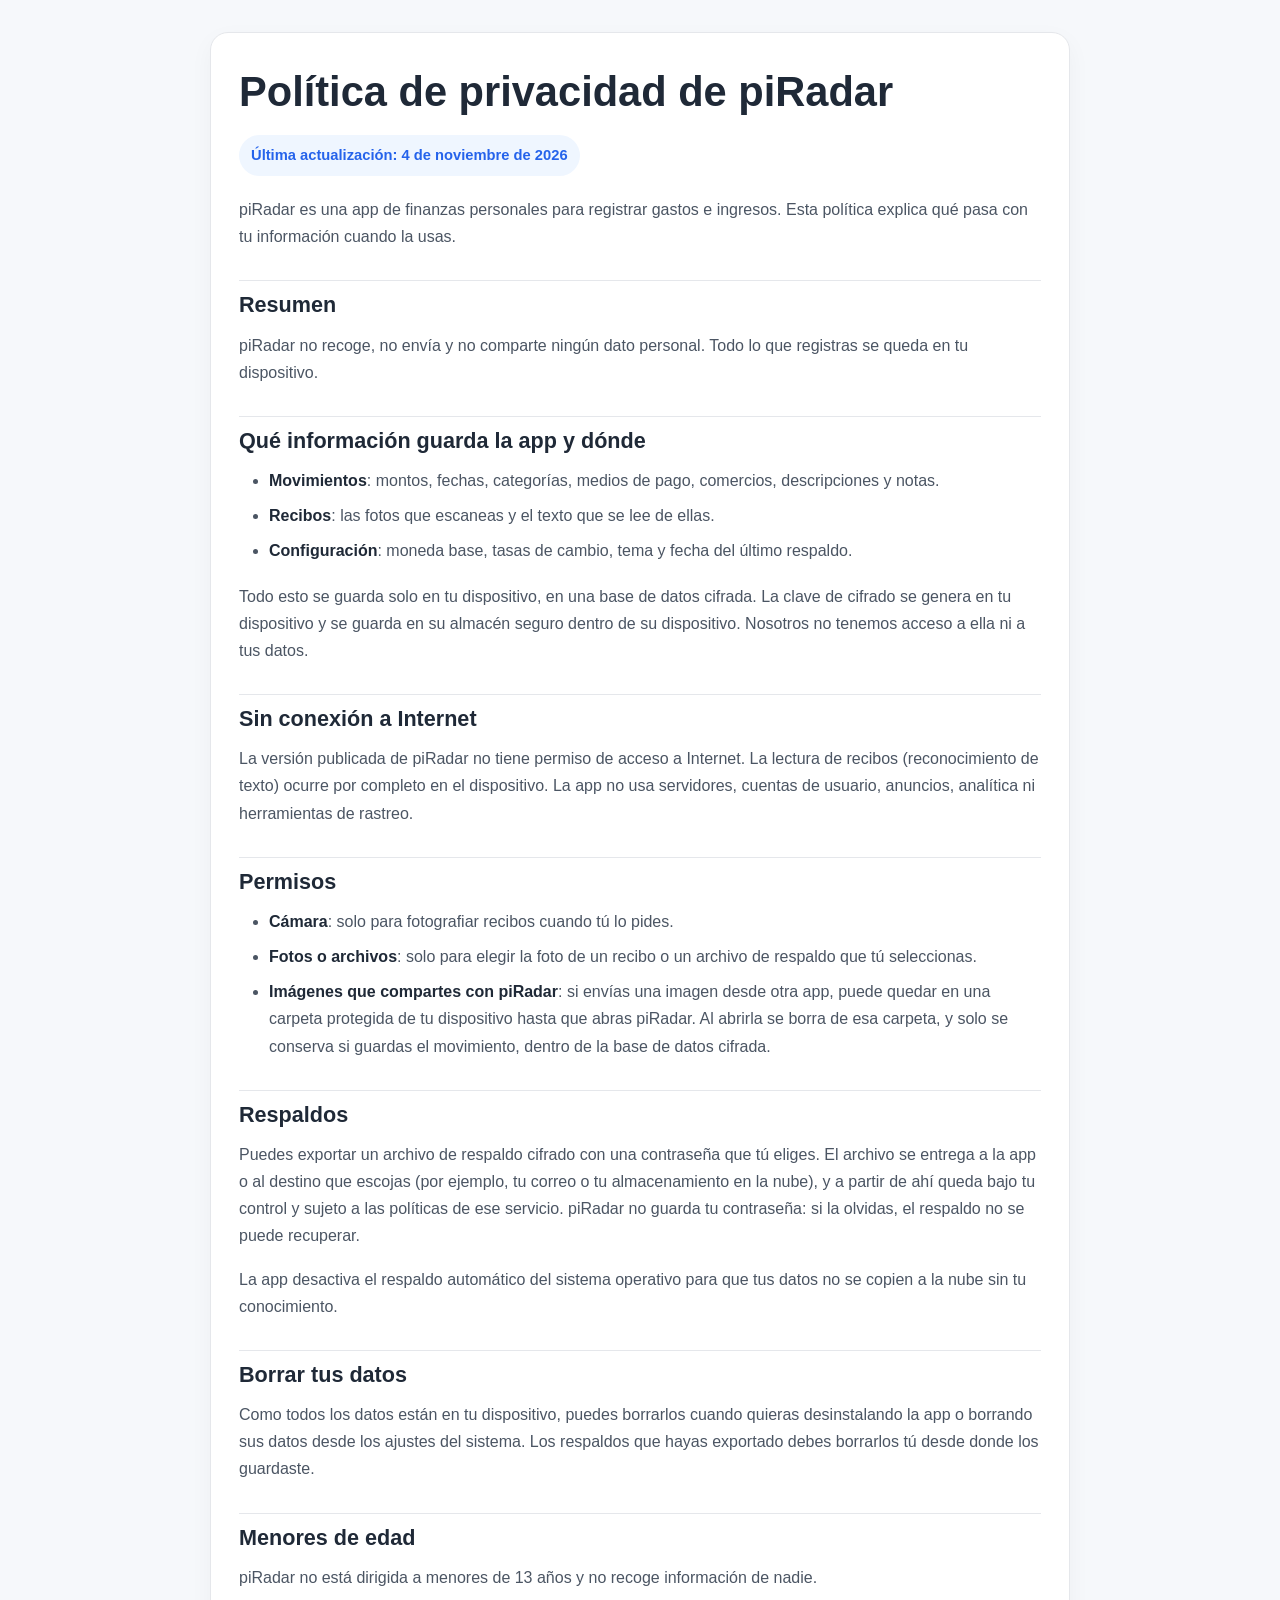
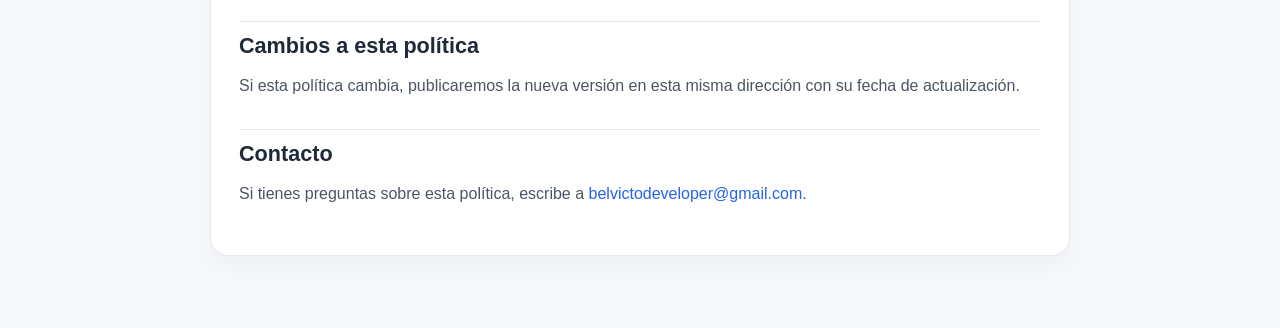
<file: store/google-play/politica-privacidad.html>
<!DOCTYPE html>
<html lang="es">
  <head>
    <meta charset="UTF-8" />
    <meta name="viewport" content="width=device-width, initial-scale=1.0" />
    <title>Política de privacidad de piRadar</title>
    <style>
      :root {
        --bg: #f6f8fb;
        --card: #ffffff;
        --text: #1f2937;
        --muted: #4b5563;
        --border: #e5e7eb;
        --accent: #2563eb;
        --accent-soft: #eff6ff;
      }

      * { box-sizing: border-box; }

      body {
        margin: 0;
        font-family: -apple-system, BlinkMacSystemFont, "Segoe UI", Roboto, Helvetica, Arial, sans-serif;
        background: var(--bg);
        color: var(--text);
        line-height: 1.7;
      }

      .container {
        max-width: 900px;
        margin: 32px auto;
        padding: 0 20px 40px;
      }

      .card {
        background: var(--card);
        border: 1px solid var(--border);
        border-radius: 18px;
        box-shadow: 0 8px 24px rgba(15, 23, 42, 0.04);
        padding: 32px 28px;
      }

      h1, h2, h3 {
        color: var(--text);
        line-height: 1.3;
        margin-top: 0;
      }

      h1 {
        font-size: clamp(2rem, 4vw, 2.6rem);
        margin-bottom: 8px;
      }

      h2 {
        font-size: 1.35rem;
        margin-top: 30px;
        margin-bottom: 12px;
        padding-top: 10px;
        border-top: 1px solid var(--border);
      }

      p {
        margin: 0 0 16px;
        color: var(--muted);
      }

      ul {
        margin: 0 0 18px 20px;
        padding-left: 10px;
        color: var(--muted);
      }

      li {
        margin-bottom: 8px;
      }

      strong {
        color: var(--text);
      }

      .meta {
        display: inline-block;
        margin: 8px 0 20px;
        padding: 8px 12px;
        border-radius: 999px;
        background: var(--accent-soft);
        color: var(--accent);
        font-size: 0.92rem;
        font-weight: 600;
      }

      a {
        color: var(--accent);
        text-decoration: none;
      }

      a:hover {
        text-decoration: underline;
      }

      @media (max-width: 600px) {
        .card {
          padding: 24px 18px;
        }
      }
    </style>
  </head>
  <body>
    <main class="container">
      <article class="card">
        <h1>Política de privacidad de piRadar</h1>
        <div class="meta">Última actualización: 4 de noviembre de 2026</div>

        <p>piRadar es una app de finanzas personales para registrar gastos e ingresos. Esta política explica qué pasa con tu información cuando la usas.</p>

        <h2>Resumen</h2>
        <p>piRadar no recoge, no envía y no comparte ningún dato personal. Todo lo que registras se queda en tu dispositivo.</p>

        <h2>Qué información guarda la app y dónde</h2>
        <ul>
          <li><strong>Movimientos</strong>: montos, fechas, categorías, medios de pago, comercios, descripciones y notas.</li>
          <li><strong>Recibos</strong>: las fotos que escaneas y el texto que se lee de ellas.</li>
          <li><strong>Configuración</strong>: moneda base, tasas de cambio, tema y fecha del último respaldo.</li>
        </ul>

        <p>Todo esto se guarda solo en tu dispositivo, en una base de datos cifrada. La clave de cifrado se genera en tu dispositivo y se guarda en su almacén seguro dentro de su dispositivo. Nosotros no tenemos acceso a ella ni a tus datos.</p>

        <h2>Sin conexión a Internet</h2>
        <p>La versión publicada de piRadar no tiene permiso de acceso a Internet. La lectura de recibos (reconocimiento de texto) ocurre por completo en el dispositivo. La app no usa servidores, cuentas de usuario, anuncios, analítica ni herramientas de rastreo.</p>

        <h2>Permisos</h2>
        <ul>
          <li><strong>Cámara</strong>: solo para fotografiar recibos cuando tú lo pides.</li>
          <li><strong>Fotos o archivos</strong>: solo para elegir la foto de un recibo o un archivo de respaldo que tú seleccionas.</li>
          <li><strong>Imágenes que compartes con piRadar</strong>: si envías una imagen desde otra app, puede quedar en una carpeta protegida de tu dispositivo hasta que abras piRadar. Al abrirla se borra de esa carpeta, y solo se conserva si guardas el movimiento, dentro de la base de datos cifrada.</li>
        </ul>

        <h2>Respaldos</h2>
        <p>Puedes exportar un archivo de respaldo cifrado con una contraseña que tú eliges. El archivo se entrega a la app o al destino que escojas (por ejemplo, tu correo o tu almacenamiento en la nube), y a partir de ahí queda bajo tu control y sujeto a las políticas de ese servicio. piRadar no guarda tu contraseña: si la olvidas, el respaldo no se puede recuperar.</p>

        <p>La app desactiva el respaldo automático del sistema operativo para que tus datos no se copien a la nube sin tu conocimiento.</p>

        <h2>Borrar tus datos</h2>
        <p>Como todos los datos están en tu dispositivo, puedes borrarlos cuando quieras desinstalando la app o borrando sus datos desde los ajustes del sistema. Los respaldos que hayas exportado debes borrarlos tú desde donde los guardaste.</p>

        <h2>Menores de edad</h2>
        <p>piRadar no está dirigida a menores de 13 años y no recoge información de nadie.</p>

        <h2>Cambios a esta política</h2>
        <p>Si esta política cambia, publicaremos la nueva versión en esta misma dirección con su fecha de actualización.</p>

        <h2>Contacto</h2>
        <p>Si tienes preguntas sobre esta política, escribe a <a href="mailto:belvictodeveloper@gmail.com">belvictodeveloper@gmail.com</a>.</p>
      </article>
    </main>
  </body>
</html>
</file>
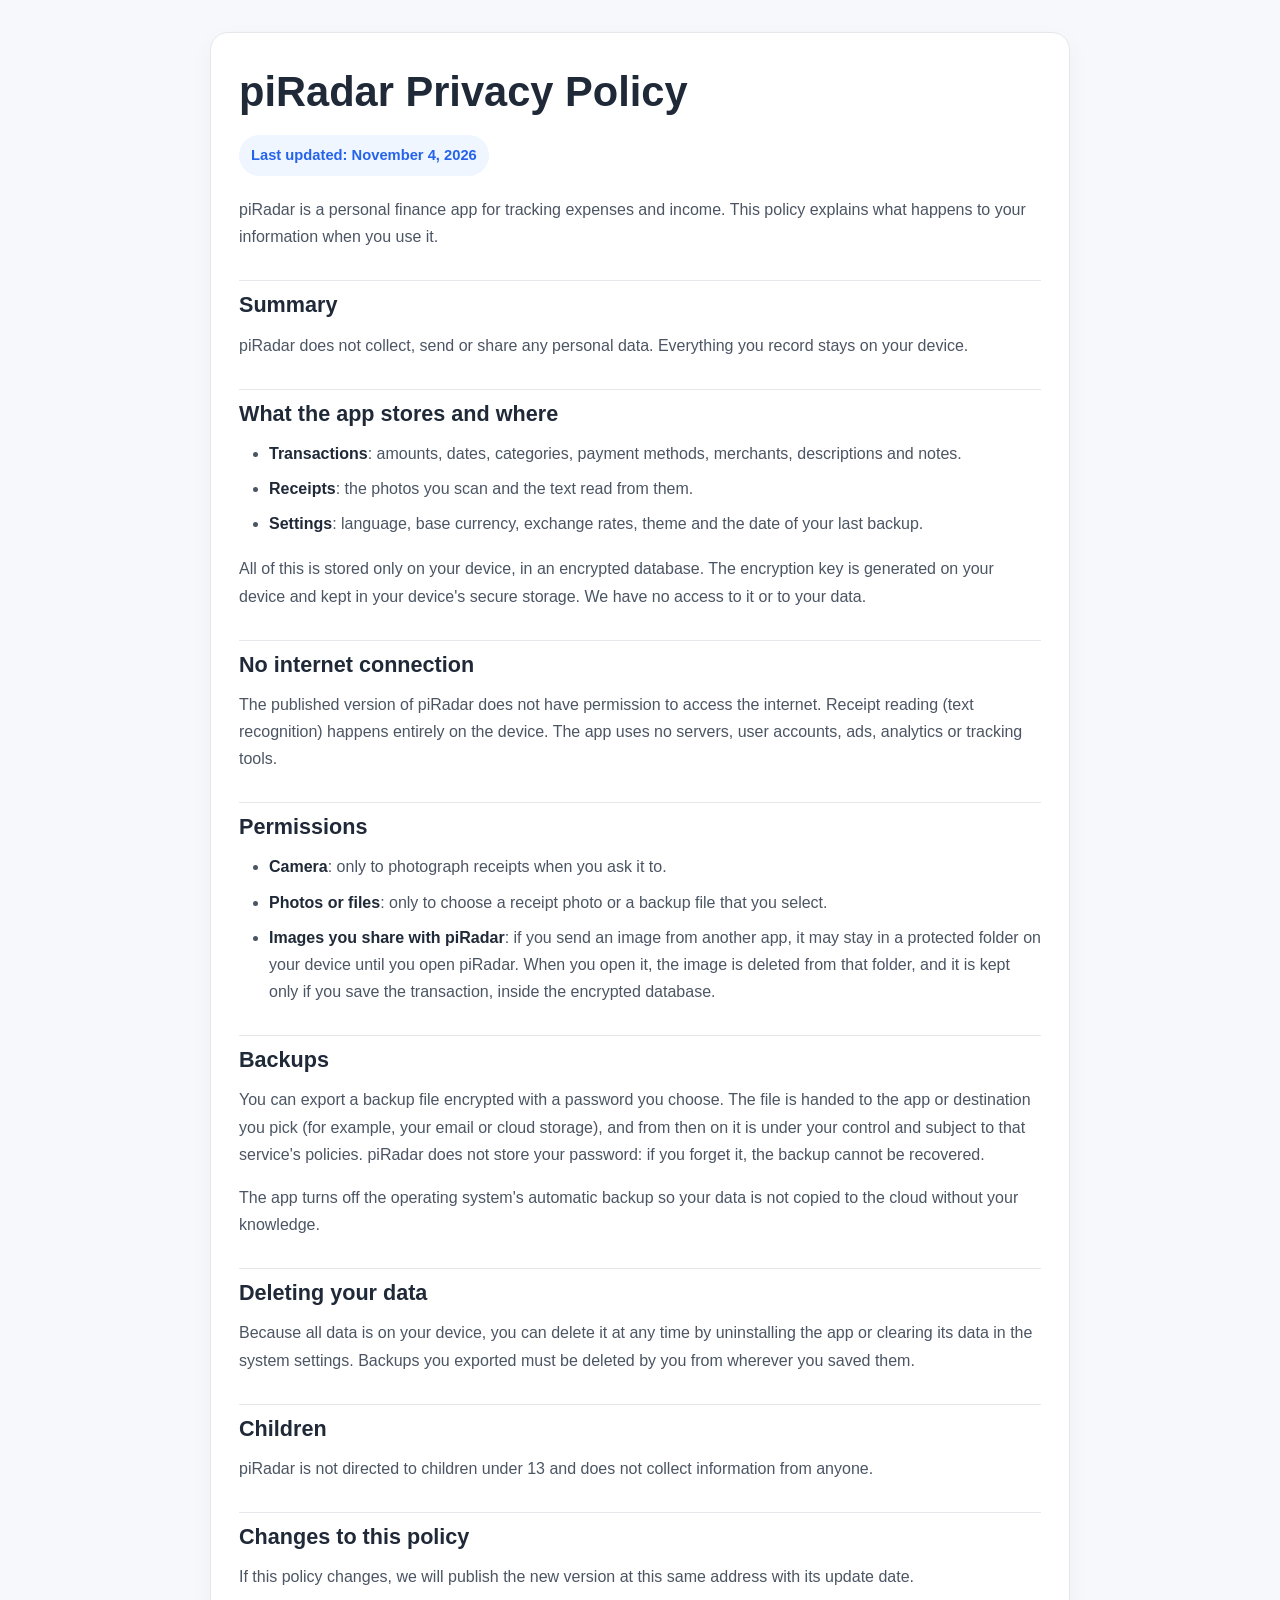
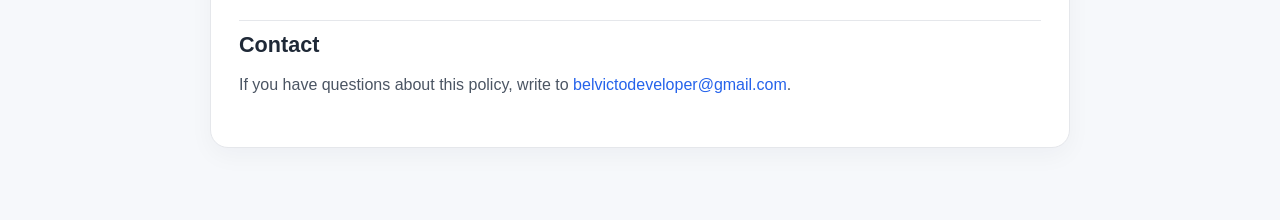
<file: store/google-play/privacy-policy.en.html>
<!DOCTYPE html>
<html lang="en">
  <head>
    <meta charset="UTF-8" />
    <meta name="viewport" content="width=device-width, initial-scale=1.0" />
    <title>piRadar Privacy Policy</title>
    <style>
      :root {
        --bg: #f6f8fb;
        --card: #ffffff;
        --text: #1f2937;
        --muted: #4b5563;
        --border: #e5e7eb;
        --accent: #2563eb;
        --accent-soft: #eff6ff;
      }

      * { box-sizing: border-box; }

      body {
        margin: 0;
        font-family: -apple-system, BlinkMacSystemFont, "Segoe UI", Roboto, Helvetica, Arial, sans-serif;
        background: var(--bg);
        color: var(--text);
        line-height: 1.7;
      }

      .container {
        max-width: 900px;
        margin: 32px auto;
        padding: 0 20px 40px;
      }

      .card {
        background: var(--card);
        border: 1px solid var(--border);
        border-radius: 18px;
        box-shadow: 0 8px 24px rgba(15, 23, 42, 0.04);
        padding: 32px 28px;
      }

      h1, h2, h3 {
        color: var(--text);
        line-height: 1.3;
        margin-top: 0;
      }

      h1 {
        font-size: clamp(2rem, 4vw, 2.6rem);
        margin-bottom: 8px;
      }

      h2 {
        font-size: 1.35rem;
        margin-top: 30px;
        margin-bottom: 12px;
        padding-top: 10px;
        border-top: 1px solid var(--border);
      }

      p {
        margin: 0 0 16px;
        color: var(--muted);
      }

      ul {
        margin: 0 0 18px 20px;
        padding-left: 10px;
        color: var(--muted);
      }

      li {
        margin-bottom: 8px;
      }

      strong {
        color: var(--text);
      }

      .meta {
        display: inline-block;
        margin: 8px 0 20px;
        padding: 8px 12px;
        border-radius: 999px;
        background: var(--accent-soft);
        color: var(--accent);
        font-size: 0.92rem;
        font-weight: 600;
      }

      a {
        color: var(--accent);
        text-decoration: none;
      }

      a:hover {
        text-decoration: underline;
      }

      @media (max-width: 600px) {
        .card {
          padding: 24px 18px;
        }
      }
    </style>
  </head>
  <body>
    <main class="container">
      <article class="card">
        <h1>piRadar Privacy Policy</h1>
        <div class="meta">Last updated: November 4, 2026</div>

        <p>piRadar is a personal finance app for tracking expenses and income. This policy explains what happens to your information when you use it.</p>

        <h2>Summary</h2>
        <p>piRadar does not collect, send or share any personal data. Everything you record stays on your device.</p>

        <h2>What the app stores and where</h2>
        <ul>
          <li><strong>Transactions</strong>: amounts, dates, categories, payment methods, merchants, descriptions and notes.</li>
          <li><strong>Receipts</strong>: the photos you scan and the text read from them.</li>
          <li><strong>Settings</strong>: language, base currency, exchange rates, theme and the date of your last backup.</li>
        </ul>

        <p>All of this is stored only on your device, in an encrypted database. The encryption key is generated on your device and kept in your device's secure storage. We have no access to it or to your data.</p>

        <h2>No internet connection</h2>
        <p>The published version of piRadar does not have permission to access the internet. Receipt reading (text recognition) happens entirely on the device. The app uses no servers, user accounts, ads, analytics or tracking tools.</p>

        <h2>Permissions</h2>
        <ul>
          <li><strong>Camera</strong>: only to photograph receipts when you ask it to.</li>
          <li><strong>Photos or files</strong>: only to choose a receipt photo or a backup file that you select.</li>
          <li><strong>Images you share with piRadar</strong>: if you send an image from another app, it may stay in a protected folder on your device until you open piRadar. When you open it, the image is deleted from that folder, and it is kept only if you save the transaction, inside the encrypted database.</li>
        </ul>

        <h2>Backups</h2>
        <p>You can export a backup file encrypted with a password you choose. The file is handed to the app or destination you pick (for example, your email or cloud storage), and from then on it is under your control and subject to that service's policies. piRadar does not store your password: if you forget it, the backup cannot be recovered.</p>

        <p>The app turns off the operating system's automatic backup so your data is not copied to the cloud without your knowledge.</p>

        <h2>Deleting your data</h2>
        <p>Because all data is on your device, you can delete it at any time by uninstalling the app or clearing its data in the system settings. Backups you exported must be deleted by you from wherever you saved them.</p>

        <h2>Children</h2>
        <p>piRadar is not directed to children under 13 and does not collect information from anyone.</p>

        <h2>Changes to this policy</h2>
        <p>If this policy changes, we will publish the new version at this same address with its update date.</p>

        <h2>Contact</h2>
        <p>If you have questions about this policy, write to <a href="mailto:belvictodeveloper@gmail.com">belvictodeveloper@gmail.com</a>.</p>
      </article>
    </main>
  </body>
</html>
</file>
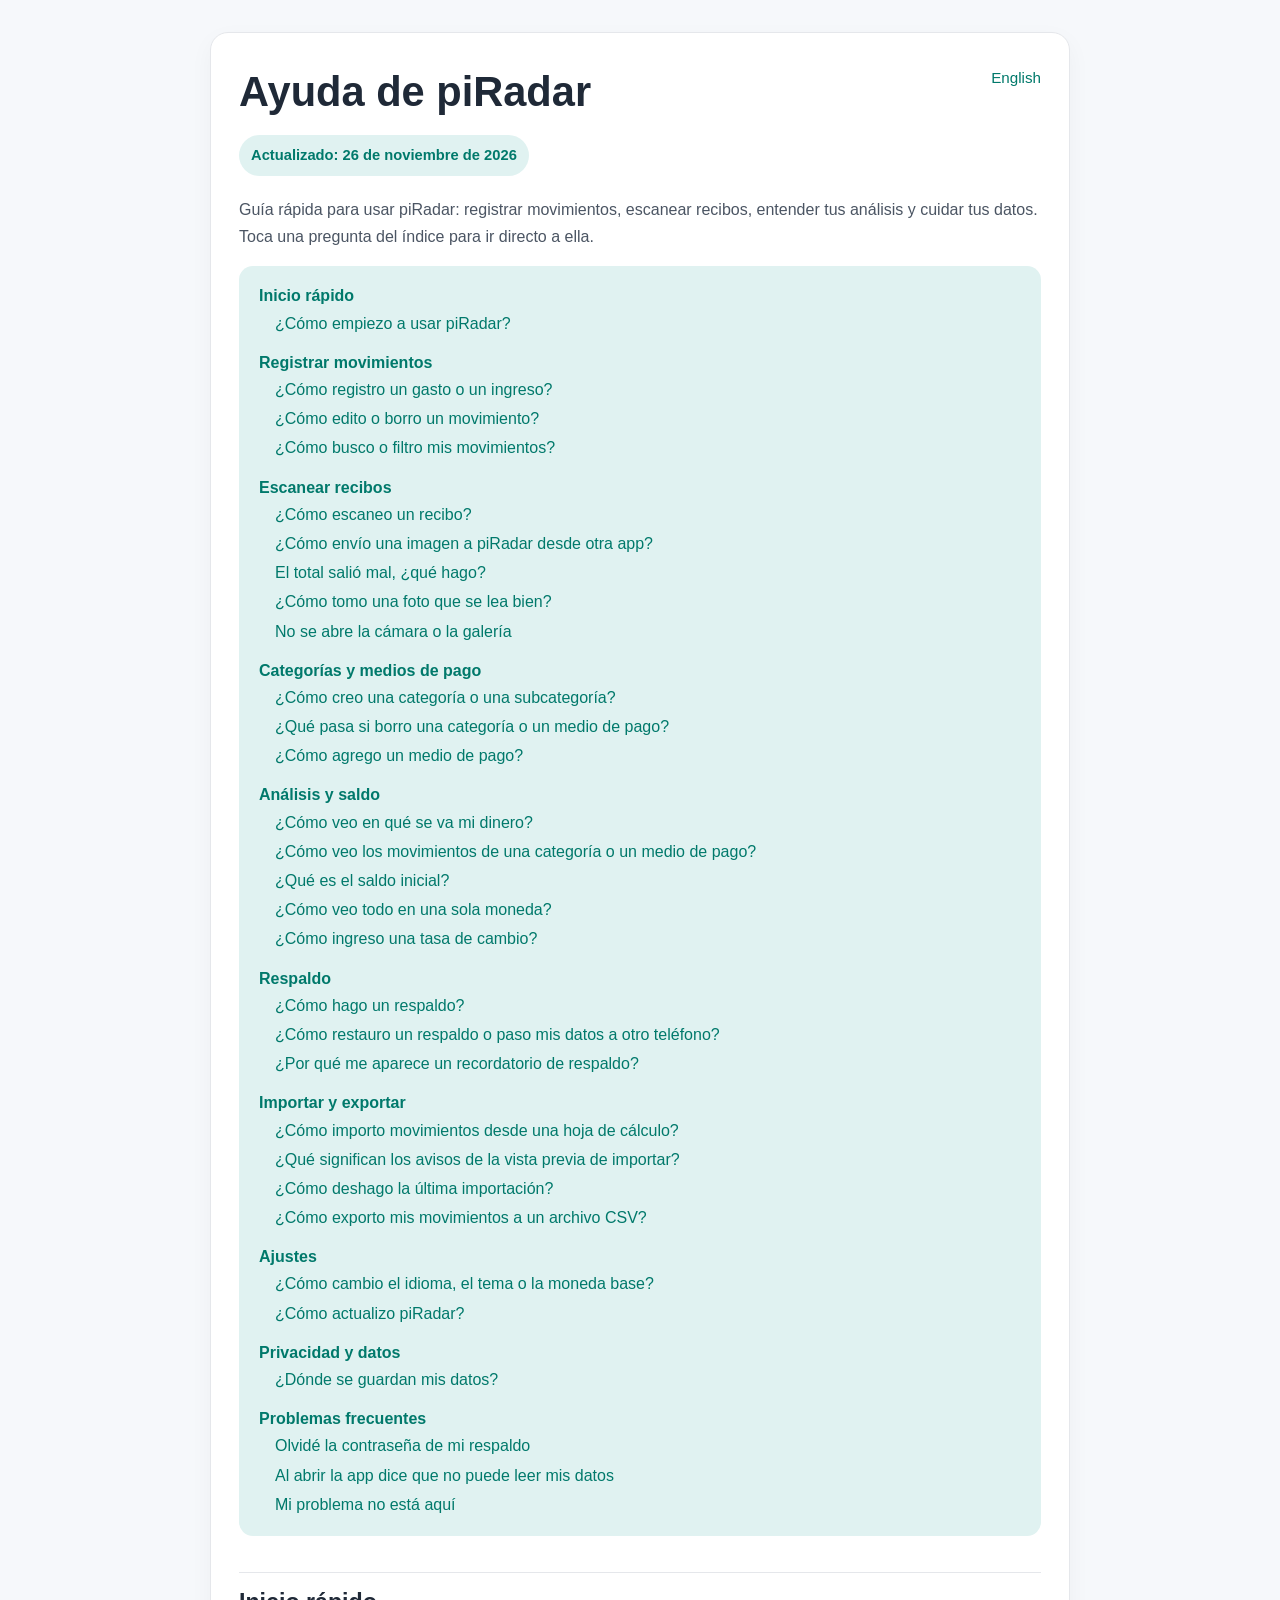
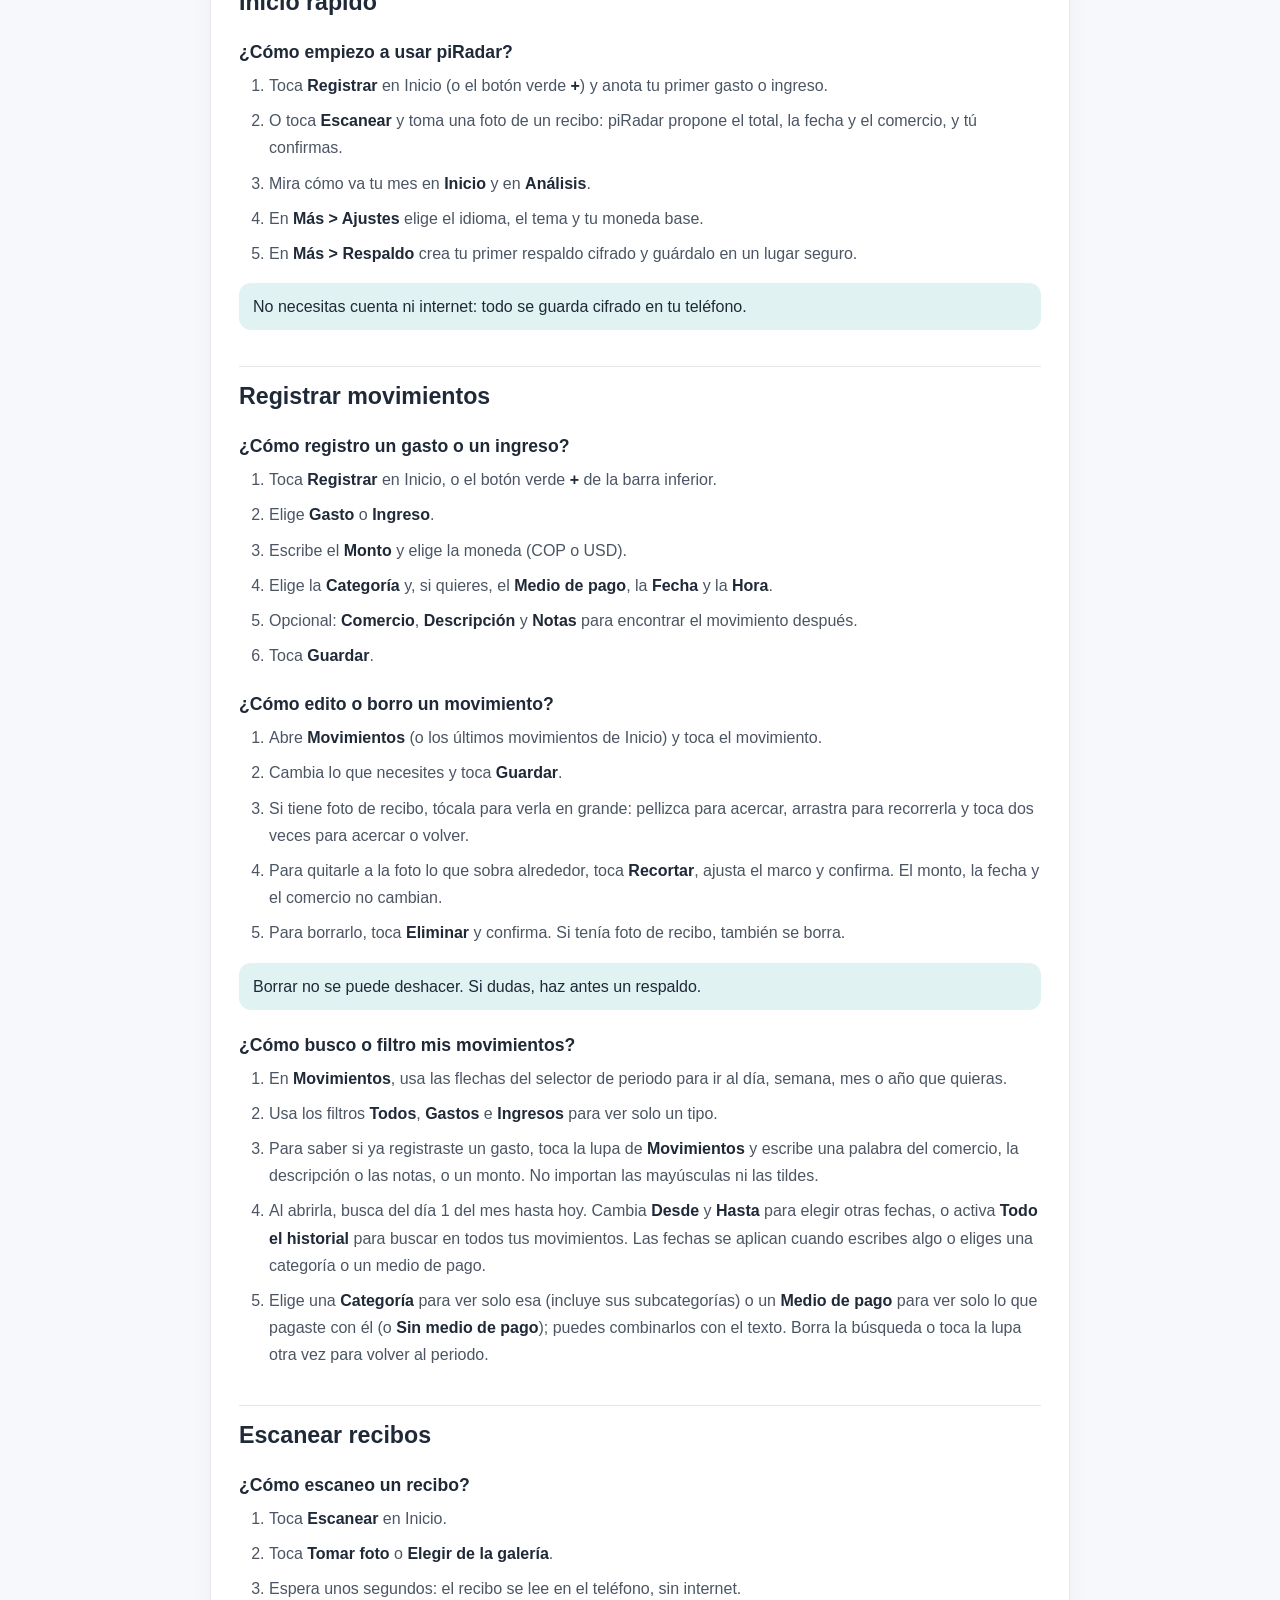
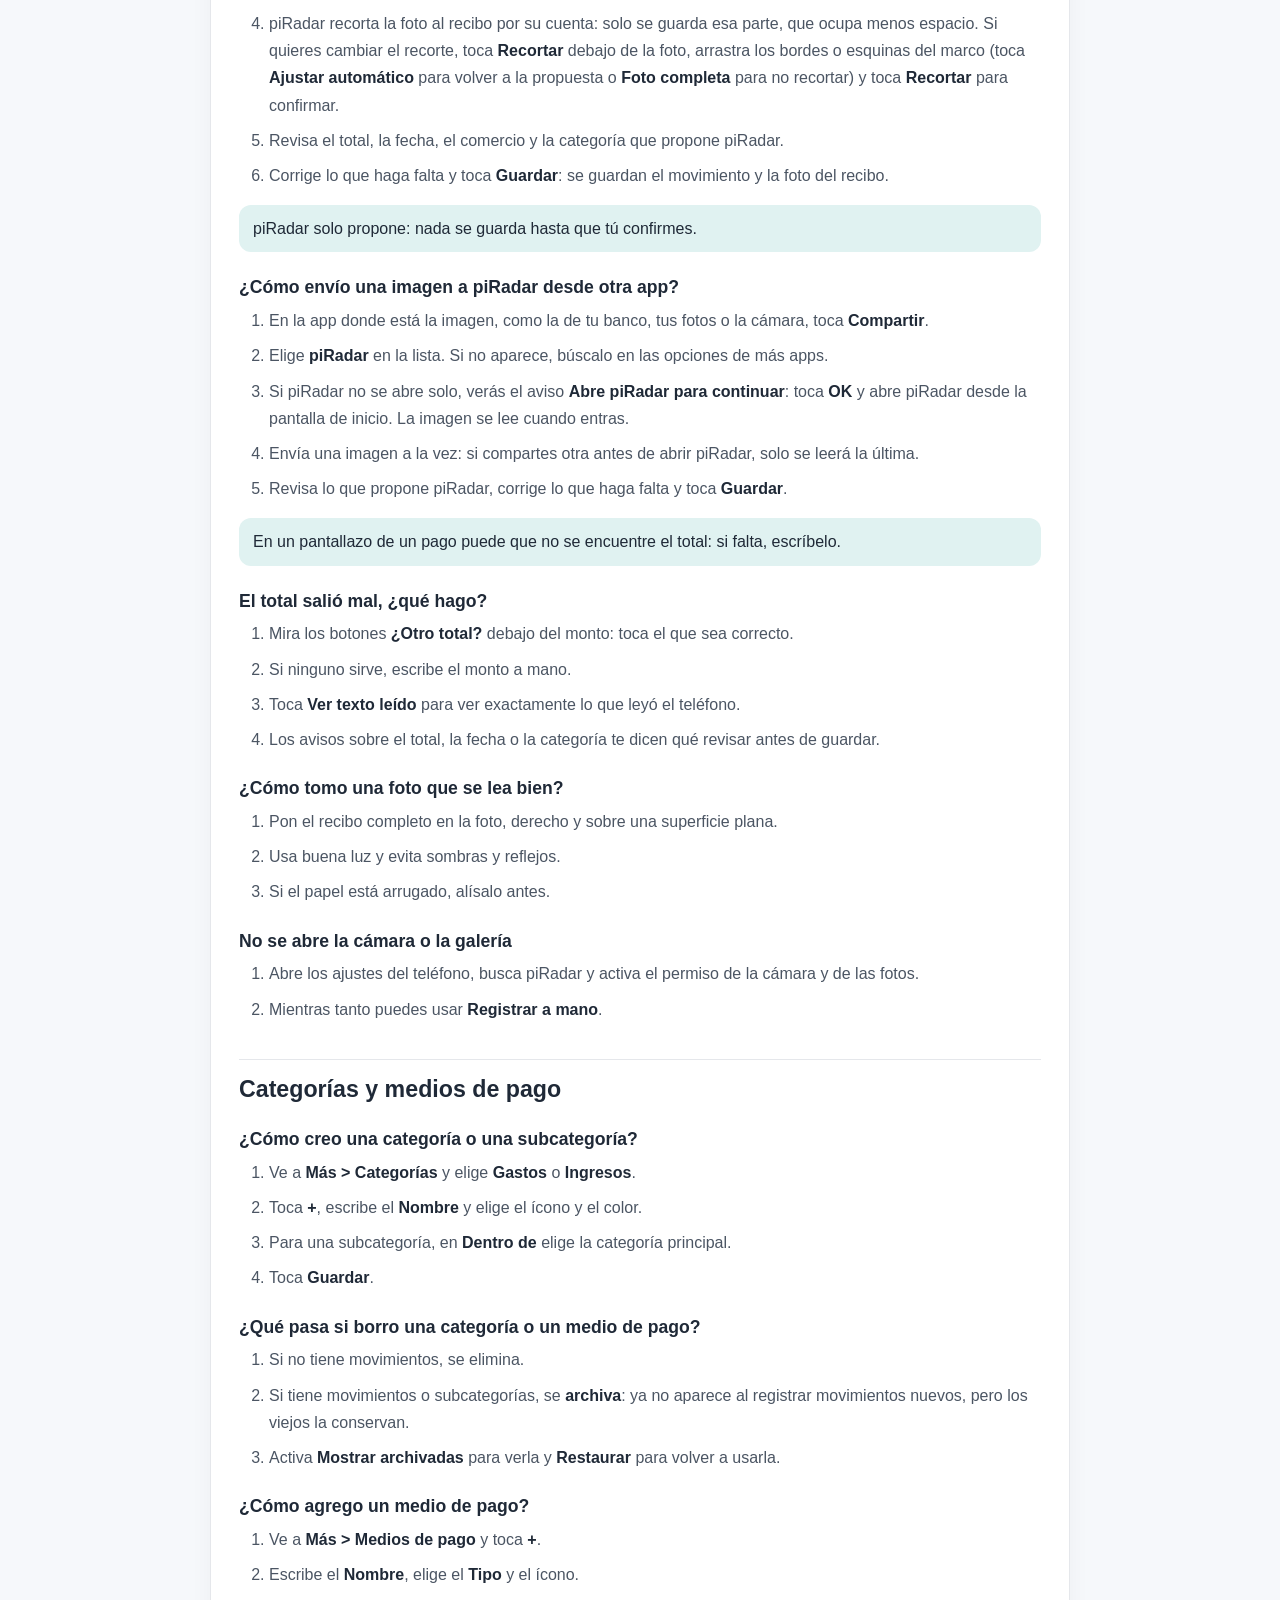
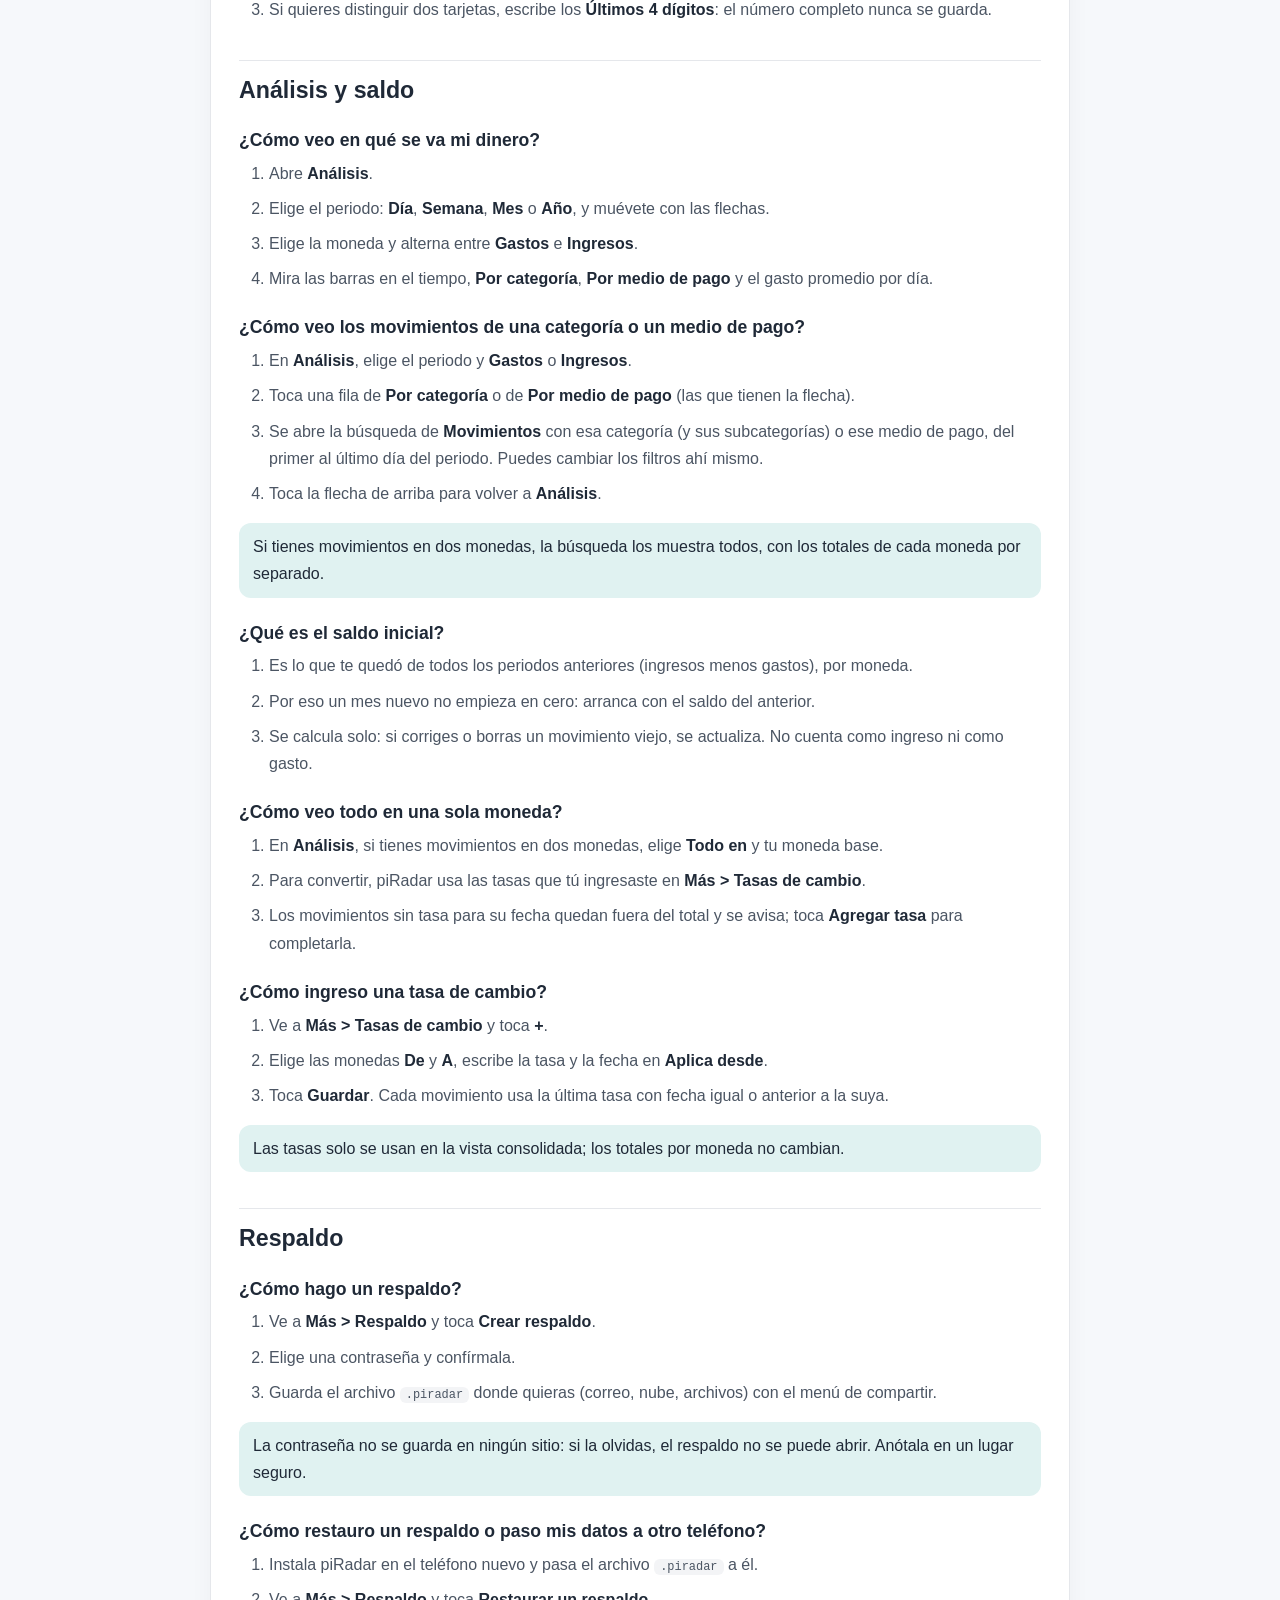
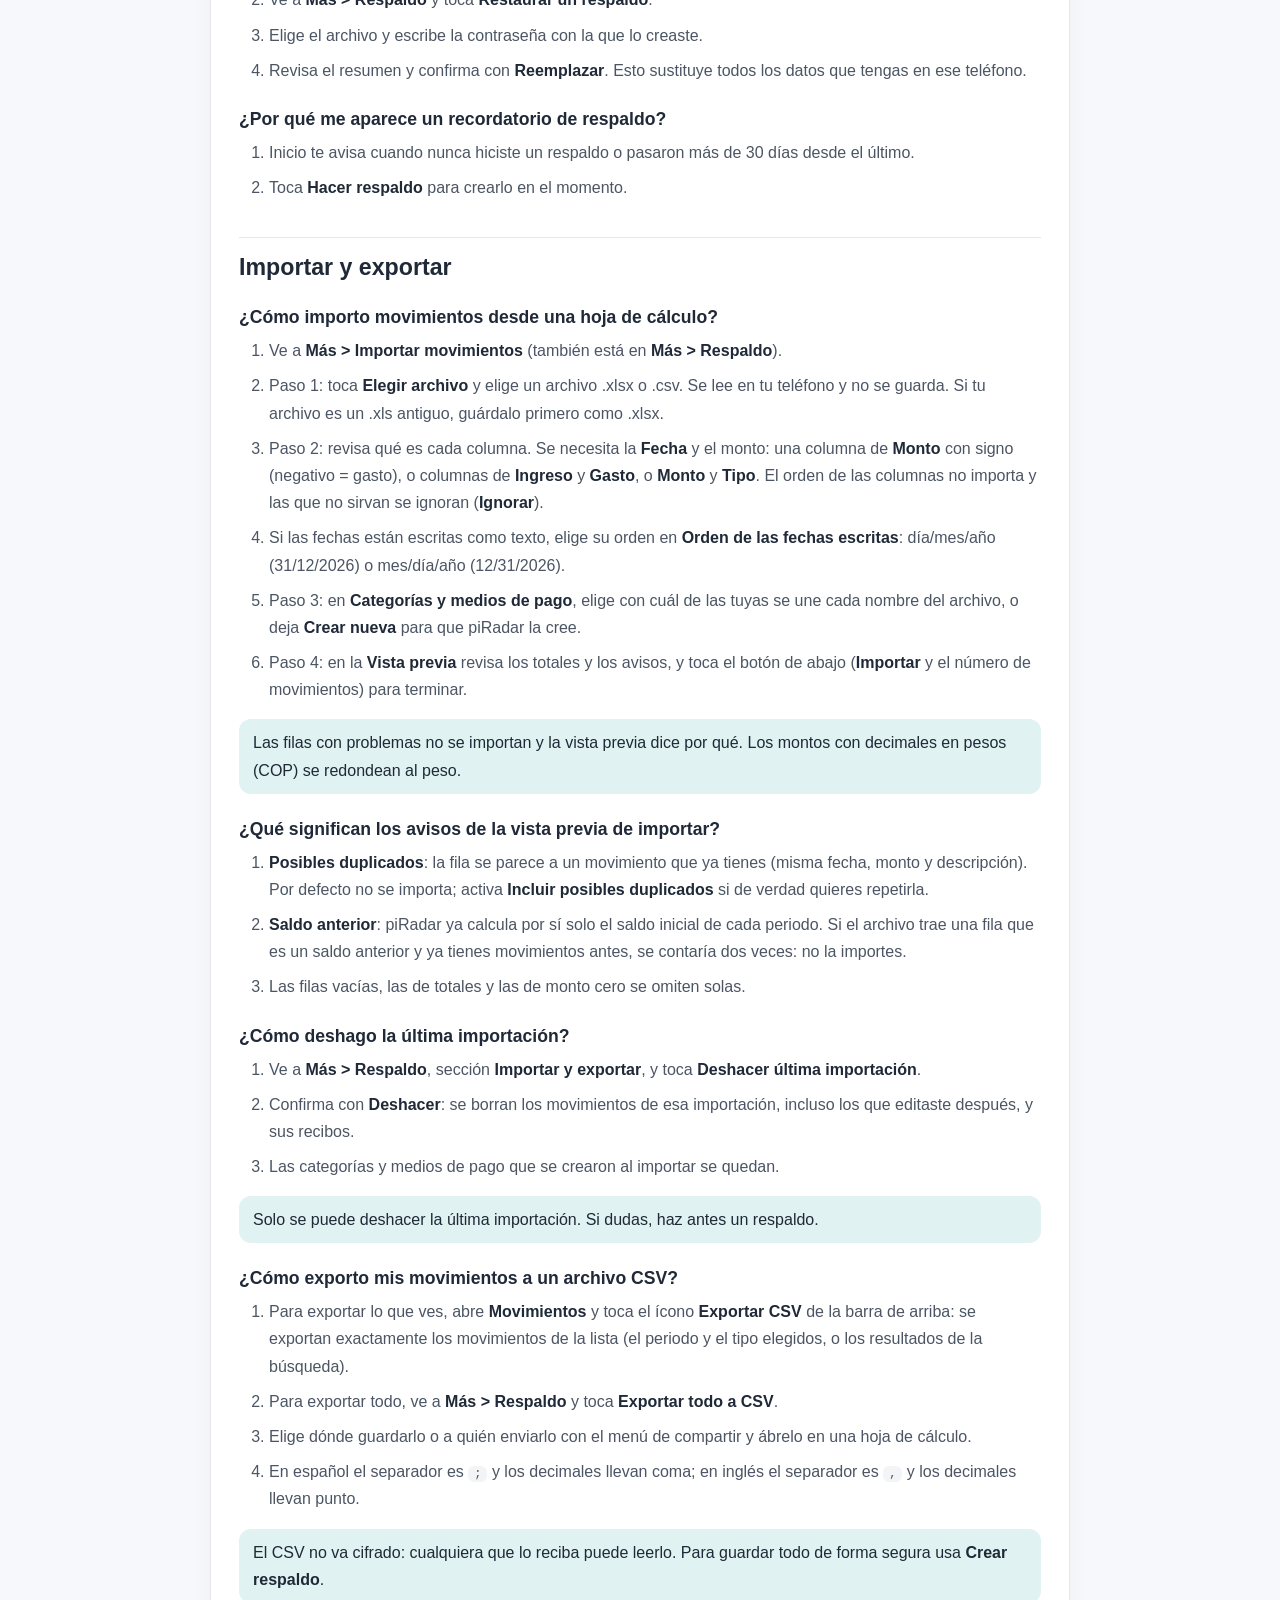
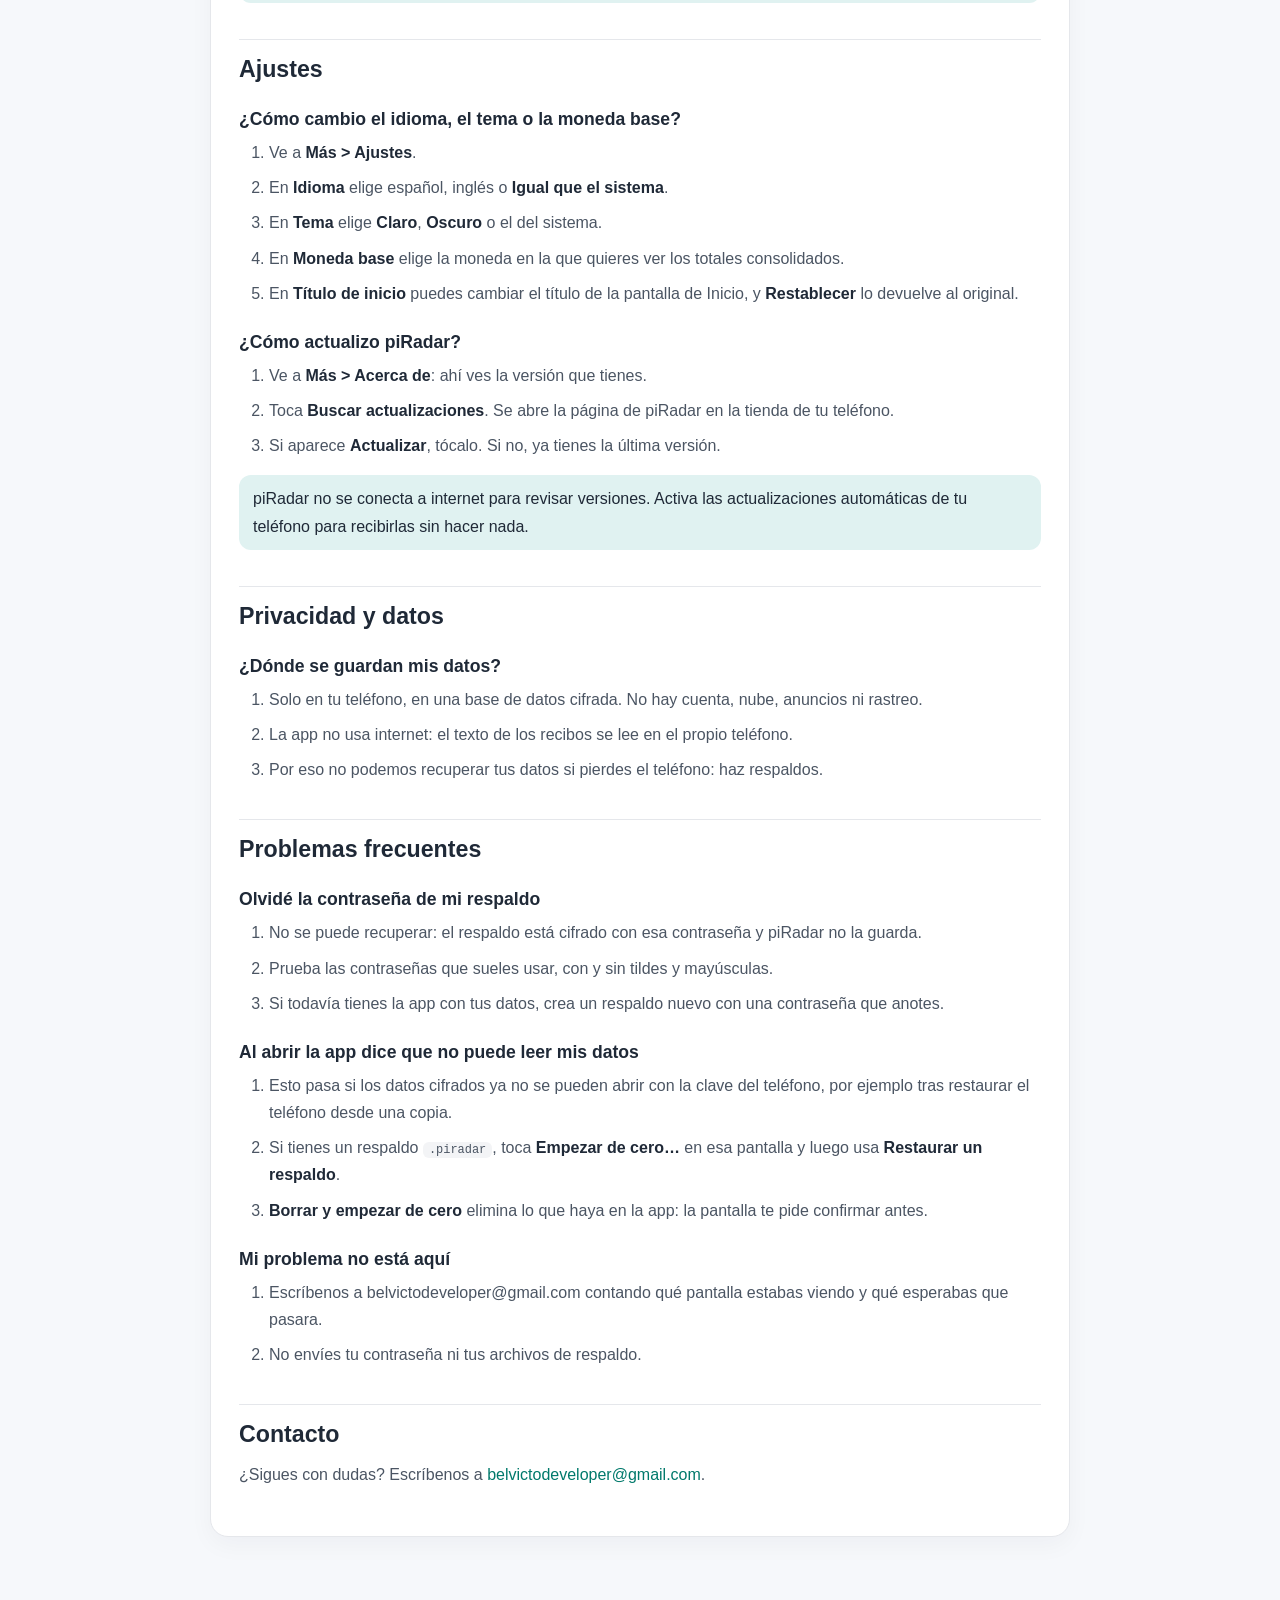
<file: store/help/ayuda.html>
<!DOCTYPE html>
<html lang="es">
  <head>
    <meta charset="UTF-8" />
    <meta name="viewport" content="width=device-width, initial-scale=1.0" />
    <title>Ayuda de piRadar</title>
    <meta name="description" content="Gu&#237;a r&#225;pida para usar piRadar: registrar movimientos, escanear recibos, entender tus an&#225;lisis y cuidar tus datos. Toca una pregunta del &#237;ndice para ir directo a ella." />
    <style>
      :root {
        --bg: #f6f8fb; --card: #ffffff; --text: #1f2937; --muted: #4b5563; --border: #e5e7eb;
        --accent: #00796b; --accent-soft: #e0f2f1; --code: #f3f4f6;
      }
      @media (prefers-color-scheme: dark) {
        :root {
          --bg: #0f1a19; --card: #16241f; --text: #e5eceb; --muted: #aab8b5; --border: #26403a;
          --accent: #4db6ac; --accent-soft: #1d3a35; --code: #1d2f2b;
        }
      }
      * { box-sizing: border-box; }
      body { margin: 0; font-family: -apple-system, BlinkMacSystemFont, "Segoe UI", Roboto, Helvetica, Arial, sans-serif;
        background: var(--bg); color: var(--text); line-height: 1.7; }
      .container { max-width: 900px; margin: 32px auto; padding: 0 20px 40px; }
      .card { background: var(--card); border: 1px solid var(--border); border-radius: 18px;
        box-shadow: 0 8px 24px rgba(15, 23, 42, 0.04); padding: 32px 28px; }
      h1, h2, h3 { line-height: 1.3; margin-top: 0; scroll-margin-top: 16px; }
      h1 { font-size: clamp(2rem, 4vw, 2.6rem); margin-bottom: 8px; }
      h2 { font-size: 1.45rem; margin-top: 36px; margin-bottom: 12px; padding-top: 14px; border-top: 1px solid var(--border); }
      h3 { font-size: 1.1rem; margin-top: 24px; margin-bottom: 8px; }
      p { margin: 0 0 16px; color: var(--muted); }
      ol, ul { margin: 0 0 16px 20px; padding-left: 10px; color: var(--muted); }
      li { margin-bottom: 8px; }
      strong { color: var(--text); }
      code { background: var(--code); border-radius: 6px; padding: 1px 6px; font-size: 0.92em; }
      .meta { display: inline-block; margin: 8px 0 20px; padding: 8px 12px; border-radius: 999px;
        background: var(--accent-soft); color: var(--accent); font-size: 0.92rem; font-weight: 600; }
      .tip { background: var(--accent-soft); border-radius: 12px; padding: 10px 14px; color: var(--text); margin: 0 0 16px; }
      .toc { background: var(--accent-soft); border-radius: 14px; padding: 16px 20px; margin: 8px 0 8px; }
      .toc ul { list-style: none; margin: 0; padding: 0; }
      .toc li { margin: 0; }
      .toc .sec { font-weight: 700; margin-top: 12px; color: var(--text); }
      .toc .sec:first-child { margin-top: 0; }
      .toc ul ul { margin-left: 16px; }
      .toc ul ul li { margin-bottom: 2px; font-weight: 400; }
      a { color: var(--accent); text-decoration: none; }
      a:hover { text-decoration: underline; }
      .lang { float: right; font-size: 0.95rem; }
      @media (max-width: 600px) { .card { padding: 24px 18px; } .lang { float: none; display: block; margin-bottom: 8px; } }
    </style>
  </head>
  <body>
    <main class="container">
      <article class="card">
        <a class="lang" href="help.html" hreflang="en">English</a>
        <h1>Ayuda de piRadar</h1>
        <div class="meta">Actualizado: 26 de noviembre de 2026</div>
        <p>Gu&#237;a r&#225;pida para usar piRadar: registrar movimientos, escanear recibos, entender tus an&#225;lisis y cuidar tus datos. Toca una pregunta del &#237;ndice para ir directo a ella.</p>
        <nav class="toc" aria-label="Contenido">
          <ul>
            <li class="sec"><a href="#inicio-rapido">Inicio r&#225;pido</a>
              <ul>
                <li><a href="#primeros-pasos">&#191;C&#243;mo empiezo a usar piRadar?</a></li>
              </ul>
            </li>
            <li class="sec"><a href="#registrar">Registrar movimientos</a>
              <ul>
                <li><a href="#registrar-movimiento">&#191;C&#243;mo registro un gasto o un ingreso?</a></li>
                <li><a href="#editar-borrar">&#191;C&#243;mo edito o borro un movimiento?</a></li>
                <li><a href="#filtrar-movimientos">&#191;C&#243;mo busco o filtro mis movimientos?</a></li>
              </ul>
            </li>
            <li class="sec"><a href="#escanear-recibos">Escanear recibos</a>
              <ul>
                <li><a href="#escanear">&#191;C&#243;mo escaneo un recibo?</a></li>
                <li><a href="#compartir-imagen">&#191;C&#243;mo env&#237;o una imagen a piRadar desde otra app?</a></li>
                <li><a href="#total-incorrecto">El total sali&#243; mal, &#191;qu&#233; hago?</a></li>
                <li><a href="#mejor-foto">&#191;C&#243;mo tomo una foto que se lea bien?</a></li>
                <li><a href="#permiso-camara">No se abre la c&#225;mara o la galer&#237;a</a></li>
              </ul>
            </li>
            <li class="sec"><a href="#categorias-medios">Categor&#237;as y medios de pago</a>
              <ul>
                <li><a href="#crear-categoria">&#191;C&#243;mo creo una categor&#237;a o una subcategor&#237;a?</a></li>
                <li><a href="#archivar">&#191;Qu&#233; pasa si borro una categor&#237;a o un medio de pago?</a></li>
                <li><a href="#medios-de-pago">&#191;C&#243;mo agrego un medio de pago?</a></li>
              </ul>
            </li>
            <li class="sec"><a href="#analisis">An&#225;lisis y saldo</a>
              <ul>
                <li><a href="#ver-analisis">&#191;C&#243;mo veo en qu&#233; se va mi dinero?</a></li>
                <li><a href="#detalle-analisis">&#191;C&#243;mo veo los movimientos de una categor&#237;a o un medio de pago?</a></li>
                <li><a href="#saldo-inicial">&#191;Qu&#233; es el saldo inicial?</a></li>
                <li><a href="#todo-en-moneda-base">&#191;C&#243;mo veo todo en una sola moneda?</a></li>
                <li><a href="#tasas">&#191;C&#243;mo ingreso una tasa de cambio?</a></li>
              </ul>
            </li>
            <li class="sec"><a href="#respaldo">Respaldo</a>
              <ul>
                <li><a href="#crear-respaldo">&#191;C&#243;mo hago un respaldo?</a></li>
                <li><a href="#restaurar-respaldo">&#191;C&#243;mo restauro un respaldo o paso mis datos a otro tel&#233;fono?</a></li>
                <li><a href="#recordatorio-respaldo">&#191;Por qu&#233; me aparece un recordatorio de respaldo?</a></li>
              </ul>
            </li>
            <li class="sec"><a href="#importar-exportar">Importar y exportar</a>
              <ul>
                <li><a href="#importar-movimientos">&#191;C&#243;mo importo movimientos desde una hoja de c&#225;lculo?</a></li>
                <li><a href="#importar-avisos">&#191;Qu&#233; significan los avisos de la vista previa de importar?</a></li>
                <li><a href="#deshacer-importacion">&#191;C&#243;mo deshago la &#250;ltima importaci&#243;n?</a></li>
                <li><a href="#exportar-csv">&#191;C&#243;mo exporto mis movimientos a un archivo CSV?</a></li>
              </ul>
            </li>
            <li class="sec"><a href="#ajustes">Ajustes</a>
              <ul>
                <li><a href="#idioma-tema">&#191;C&#243;mo cambio el idioma, el tema o la moneda base?</a></li>
                <li><a href="#actualizar">&#191;C&#243;mo actualizo piRadar?</a></li>
              </ul>
            </li>
            <li class="sec"><a href="#privacidad">Privacidad y datos</a>
              <ul>
                <li><a href="#donde-estan-mis-datos">&#191;D&#243;nde se guardan mis datos?</a></li>
              </ul>
            </li>
            <li class="sec"><a href="#problemas">Problemas frecuentes</a>
              <ul>
                <li><a href="#olvide-contrasena">Olvid&#233; la contrase&#241;a de mi respaldo</a></li>
                <li><a href="#pantalla-error-datos">Al abrir la app dice que no puede leer mis datos</a></li>
                <li><a href="#contacto">Mi problema no est&#225; aqu&#237;</a></li>
              </ul>
            </li>
          </ul>
        </nav>

        <h2 id="inicio-rapido">Inicio r&#225;pido</h2>
        <h3 id="primeros-pasos">&#191;C&#243;mo empiezo a usar piRadar?</h3>
        <ol>
          <li>Toca <strong>Registrar</strong> en Inicio (o el bot&#243;n verde <strong>+</strong>) y anota tu primer gasto o ingreso.</li>
          <li>O toca <strong>Escanear</strong> y toma una foto de un recibo: piRadar propone el total, la fecha y el comercio, y t&#250; confirmas.</li>
          <li>Mira c&#243;mo va tu mes en <strong>Inicio</strong> y en <strong>An&#225;lisis</strong>.</li>
          <li>En <strong>M&#225;s &gt; Ajustes</strong> elige el idioma, el tema y tu moneda base.</li>
          <li>En <strong>M&#225;s &gt; Respaldo</strong> crea tu primer respaldo cifrado y gu&#225;rdalo en un lugar seguro.</li>
        </ol>
        <p class="tip">No necesitas cuenta ni internet: todo se guarda cifrado en tu tel&#233;fono.</p>

        <h2 id="registrar">Registrar movimientos</h2>
        <h3 id="registrar-movimiento">&#191;C&#243;mo registro un gasto o un ingreso?</h3>
        <ol>
          <li>Toca <strong>Registrar</strong> en Inicio, o el bot&#243;n verde <strong>+</strong> de la barra inferior.</li>
          <li>Elige <strong>Gasto</strong> o <strong>Ingreso</strong>.</li>
          <li>Escribe el <strong>Monto</strong> y elige la moneda (COP o USD).</li>
          <li>Elige la <strong>Categor&#237;a</strong> y, si quieres, el <strong>Medio de pago</strong>, la <strong>Fecha</strong> y la <strong>Hora</strong>.</li>
          <li>Opcional: <strong>Comercio</strong>, <strong>Descripci&#243;n</strong> y <strong>Notas</strong> para encontrar el movimiento despu&#233;s.</li>
          <li>Toca <strong>Guardar</strong>.</li>
        </ol>
        <h3 id="editar-borrar">&#191;C&#243;mo edito o borro un movimiento?</h3>
        <ol>
          <li>Abre <strong>Movimientos</strong> (o los &#250;ltimos movimientos de Inicio) y toca el movimiento.</li>
          <li>Cambia lo que necesites y toca <strong>Guardar</strong>.</li>
          <li>Si tiene foto de recibo, t&#243;cala para verla en grande: pellizca para acercar, arrastra para recorrerla y toca dos veces para acercar o volver.</li>
          <li>Para quitarle a la foto lo que sobra alrededor, toca <strong>Recortar</strong>, ajusta el marco y confirma. El monto, la fecha y el comercio no cambian.</li>
          <li>Para borrarlo, toca <strong>Eliminar</strong> y confirma. Si ten&#237;a foto de recibo, tambi&#233;n se borra.</li>
        </ol>
        <p class="tip">Borrar no se puede deshacer. Si dudas, haz antes un respaldo.</p>
        <h3 id="filtrar-movimientos">&#191;C&#243;mo busco o filtro mis movimientos?</h3>
        <ol>
          <li>En <strong>Movimientos</strong>, usa las flechas del selector de periodo para ir al d&#237;a, semana, mes o a&#241;o que quieras.</li>
          <li>Usa los filtros <strong>Todos</strong>, <strong>Gastos</strong> e <strong>Ingresos</strong> para ver solo un tipo.</li>
          <li>Para saber si ya registraste un gasto, toca la lupa de <strong>Movimientos</strong> y escribe una palabra del comercio, la descripci&#243;n o las notas, o un monto. No importan las may&#250;sculas ni las tildes.</li>
          <li>Al abrirla, busca del d&#237;a 1 del mes hasta hoy. Cambia <strong>Desde</strong> y <strong>Hasta</strong> para elegir otras fechas, o activa <strong>Todo el historial</strong> para buscar en todos tus movimientos. Las fechas se aplican cuando escribes algo o eliges una categor&#237;a o un medio de pago.</li>
          <li>Elige una <strong>Categor&#237;a</strong> para ver solo esa (incluye sus subcategor&#237;as) o un <strong>Medio de pago</strong> para ver solo lo que pagaste con &#233;l (o <strong>Sin medio de pago</strong>); puedes combinarlos con el texto. Borra la b&#250;squeda o toca la lupa otra vez para volver al periodo.</li>
        </ol>

        <h2 id="escanear-recibos">Escanear recibos</h2>
        <h3 id="escanear">&#191;C&#243;mo escaneo un recibo?</h3>
        <ol>
          <li>Toca <strong>Escanear</strong> en Inicio.</li>
          <li>Toca <strong>Tomar foto</strong> o <strong>Elegir de la galer&#237;a</strong>.</li>
          <li>Espera unos segundos: el recibo se lee en el tel&#233;fono, sin internet.</li>
          <li>piRadar recorta la foto al recibo por su cuenta: solo se guarda esa parte, que ocupa menos espacio. Si quieres cambiar el recorte, toca <strong>Recortar</strong> debajo de la foto, arrastra los bordes o esquinas del marco (toca <strong>Ajustar autom&#225;tico</strong> para volver a la propuesta o <strong>Foto completa</strong> para no recortar) y toca <strong>Recortar</strong> para confirmar.</li>
          <li>Revisa el total, la fecha, el comercio y la categor&#237;a que propone piRadar.</li>
          <li>Corrige lo que haga falta y toca <strong>Guardar</strong>: se guardan el movimiento y la foto del recibo.</li>
        </ol>
        <p class="tip">piRadar solo propone: nada se guarda hasta que t&#250; confirmes.</p>
        <h3 id="compartir-imagen">&#191;C&#243;mo env&#237;o una imagen a piRadar desde otra app?</h3>
        <ol>
          <li>En la app donde est&#225; la imagen, como la de tu banco, tus fotos o la c&#225;mara, toca <strong>Compartir</strong>.</li>
          <li>Elige <strong>piRadar</strong> en la lista. Si no aparece, b&#250;scalo en las opciones de m&#225;s apps.</li>
          <li>Si piRadar no se abre solo, ver&#225;s el aviso <strong>Abre piRadar para continuar</strong>: toca <strong>OK</strong> y abre piRadar desde la pantalla de inicio. La imagen se lee cuando entras.</li>
          <li>Env&#237;a una imagen a la vez: si compartes otra antes de abrir piRadar, solo se leer&#225; la &#250;ltima.</li>
          <li>Revisa lo que propone piRadar, corrige lo que haga falta y toca <strong>Guardar</strong>.</li>
        </ol>
        <p class="tip">En un pantallazo de un pago puede que no se encuentre el total: si falta, escr&#237;belo.</p>
        <h3 id="total-incorrecto">El total sali&#243; mal, &#191;qu&#233; hago?</h3>
        <ol>
          <li>Mira los botones <strong>&#191;Otro total?</strong> debajo del monto: toca el que sea correcto.</li>
          <li>Si ninguno sirve, escribe el monto a mano.</li>
          <li>Toca <strong>Ver texto le&#237;do</strong> para ver exactamente lo que ley&#243; el tel&#233;fono.</li>
          <li>Los avisos sobre el total, la fecha o la categor&#237;a te dicen qu&#233; revisar antes de guardar.</li>
        </ol>
        <h3 id="mejor-foto">&#191;C&#243;mo tomo una foto que se lea bien?</h3>
        <ol>
          <li>Pon el recibo completo en la foto, derecho y sobre una superficie plana.</li>
          <li>Usa buena luz y evita sombras y reflejos.</li>
          <li>Si el papel est&#225; arrugado, al&#237;salo antes.</li>
        </ol>
        <h3 id="permiso-camara">No se abre la c&#225;mara o la galer&#237;a</h3>
        <ol>
          <li>Abre los ajustes del tel&#233;fono, busca piRadar y activa el permiso de la c&#225;mara y de las fotos.</li>
          <li>Mientras tanto puedes usar <strong>Registrar a mano</strong>.</li>
        </ol>

        <h2 id="categorias-medios">Categor&#237;as y medios de pago</h2>
        <h3 id="crear-categoria">&#191;C&#243;mo creo una categor&#237;a o una subcategor&#237;a?</h3>
        <ol>
          <li>Ve a <strong>M&#225;s &gt; Categor&#237;as</strong> y elige <strong>Gastos</strong> o <strong>Ingresos</strong>.</li>
          <li>Toca <strong>+</strong>, escribe el <strong>Nombre</strong> y elige el &#237;cono y el color.</li>
          <li>Para una subcategor&#237;a, en <strong>Dentro de</strong> elige la categor&#237;a principal.</li>
          <li>Toca <strong>Guardar</strong>.</li>
        </ol>
        <h3 id="archivar">&#191;Qu&#233; pasa si borro una categor&#237;a o un medio de pago?</h3>
        <ol>
          <li>Si no tiene movimientos, se elimina.</li>
          <li>Si tiene movimientos o subcategor&#237;as, se <strong>archiva</strong>: ya no aparece al registrar movimientos nuevos, pero los viejos la conservan.</li>
          <li>Activa <strong>Mostrar archivadas</strong> para verla y <strong>Restaurar</strong> para volver a usarla.</li>
        </ol>
        <h3 id="medios-de-pago">&#191;C&#243;mo agrego un medio de pago?</h3>
        <ol>
          <li>Ve a <strong>M&#225;s &gt; Medios de pago</strong> y toca <strong>+</strong>.</li>
          <li>Escribe el <strong>Nombre</strong>, elige el <strong>Tipo</strong> y el &#237;cono.</li>
          <li>Si quieres distinguir dos tarjetas, escribe los <strong>&#218;ltimos 4 d&#237;gitos</strong>: el n&#250;mero completo nunca se guarda.</li>
        </ol>

        <h2 id="analisis">An&#225;lisis y saldo</h2>
        <h3 id="ver-analisis">&#191;C&#243;mo veo en qu&#233; se va mi dinero?</h3>
        <ol>
          <li>Abre <strong>An&#225;lisis</strong>.</li>
          <li>Elige el periodo: <strong>D&#237;a</strong>, <strong>Semana</strong>, <strong>Mes</strong> o <strong>A&#241;o</strong>, y mu&#233;vete con las flechas.</li>
          <li>Elige la moneda y alterna entre <strong>Gastos</strong> e <strong>Ingresos</strong>.</li>
          <li>Mira las barras en el tiempo, <strong>Por categor&#237;a</strong>, <strong>Por medio de pago</strong> y el gasto promedio por d&#237;a.</li>
        </ol>
        <h3 id="detalle-analisis">&#191;C&#243;mo veo los movimientos de una categor&#237;a o un medio de pago?</h3>
        <ol>
          <li>En <strong>An&#225;lisis</strong>, elige el periodo y <strong>Gastos</strong> o <strong>Ingresos</strong>.</li>
          <li>Toca una fila de <strong>Por categor&#237;a</strong> o de <strong>Por medio de pago</strong> (las que tienen la flecha).</li>
          <li>Se abre la b&#250;squeda de <strong>Movimientos</strong> con esa categor&#237;a (y sus subcategor&#237;as) o ese medio de pago, del primer al &#250;ltimo d&#237;a del periodo. Puedes cambiar los filtros ah&#237; mismo.</li>
          <li>Toca la flecha de arriba para volver a <strong>An&#225;lisis</strong>.</li>
        </ol>
        <p class="tip">Si tienes movimientos en dos monedas, la b&#250;squeda los muestra todos, con los totales de cada moneda por separado.</p>
        <h3 id="saldo-inicial">&#191;Qu&#233; es el saldo inicial?</h3>
        <ol>
          <li>Es lo que te qued&#243; de todos los periodos anteriores (ingresos menos gastos), por moneda.</li>
          <li>Por eso un mes nuevo no empieza en cero: arranca con el saldo del anterior.</li>
          <li>Se calcula solo: si corriges o borras un movimiento viejo, se actualiza. No cuenta como ingreso ni como gasto.</li>
        </ol>
        <h3 id="todo-en-moneda-base">&#191;C&#243;mo veo todo en una sola moneda?</h3>
        <ol>
          <li>En <strong>An&#225;lisis</strong>, si tienes movimientos en dos monedas, elige <strong>Todo en</strong> y tu moneda base.</li>
          <li>Para convertir, piRadar usa las tasas que t&#250; ingresaste en <strong>M&#225;s &gt; Tasas de cambio</strong>.</li>
          <li>Los movimientos sin tasa para su fecha quedan fuera del total y se avisa; toca <strong>Agregar tasa</strong> para completarla.</li>
        </ol>
        <h3 id="tasas">&#191;C&#243;mo ingreso una tasa de cambio?</h3>
        <ol>
          <li>Ve a <strong>M&#225;s &gt; Tasas de cambio</strong> y toca <strong>+</strong>.</li>
          <li>Elige las monedas <strong>De</strong> y <strong>A</strong>, escribe la tasa y la fecha en <strong>Aplica desde</strong>.</li>
          <li>Toca <strong>Guardar</strong>. Cada movimiento usa la &#250;ltima tasa con fecha igual o anterior a la suya.</li>
        </ol>
        <p class="tip">Las tasas solo se usan en la vista consolidada; los totales por moneda no cambian.</p>

        <h2 id="respaldo">Respaldo</h2>
        <h3 id="crear-respaldo">&#191;C&#243;mo hago un respaldo?</h3>
        <ol>
          <li>Ve a <strong>M&#225;s &gt; Respaldo</strong> y toca <strong>Crear respaldo</strong>.</li>
          <li>Elige una contrase&#241;a y conf&#237;rmala.</li>
          <li>Guarda el archivo <code>.piradar</code> donde quieras (correo, nube, archivos) con el men&#250; de compartir.</li>
        </ol>
        <p class="tip">La contrase&#241;a no se guarda en ning&#250;n sitio: si la olvidas, el respaldo no se puede abrir. An&#243;tala en un lugar seguro.</p>
        <h3 id="restaurar-respaldo">&#191;C&#243;mo restauro un respaldo o paso mis datos a otro tel&#233;fono?</h3>
        <ol>
          <li>Instala piRadar en el tel&#233;fono nuevo y pasa el archivo <code>.piradar</code> a &#233;l.</li>
          <li>Ve a <strong>M&#225;s &gt; Respaldo</strong> y toca <strong>Restaurar un respaldo</strong>.</li>
          <li>Elige el archivo y escribe la contrase&#241;a con la que lo creaste.</li>
          <li>Revisa el resumen y confirma con <strong>Reemplazar</strong>. Esto sustituye todos los datos que tengas en ese tel&#233;fono.</li>
        </ol>
        <h3 id="recordatorio-respaldo">&#191;Por qu&#233; me aparece un recordatorio de respaldo?</h3>
        <ol>
          <li>Inicio te avisa cuando nunca hiciste un respaldo o pasaron m&#225;s de 30 d&#237;as desde el &#250;ltimo.</li>
          <li>Toca <strong>Hacer respaldo</strong> para crearlo en el momento.</li>
        </ol>

        <h2 id="importar-exportar">Importar y exportar</h2>
        <h3 id="importar-movimientos">&#191;C&#243;mo importo movimientos desde una hoja de c&#225;lculo?</h3>
        <ol>
          <li>Ve a <strong>M&#225;s &gt; Importar movimientos</strong> (tambi&#233;n est&#225; en <strong>M&#225;s &gt; Respaldo</strong>).</li>
          <li>Paso 1: toca <strong>Elegir archivo</strong> y elige un archivo .xlsx o .csv. Se lee en tu tel&#233;fono y no se guarda. Si tu archivo es un .xls antiguo, gu&#225;rdalo primero como .xlsx.</li>
          <li>Paso 2: revisa qu&#233; es cada columna. Se necesita la <strong>Fecha</strong> y el monto: una columna de <strong>Monto</strong> con signo (negativo = gasto), o columnas de <strong>Ingreso</strong> y <strong>Gasto</strong>, o <strong>Monto</strong> y <strong>Tipo</strong>. El orden de las columnas no importa y las que no sirvan se ignoran (<strong>Ignorar</strong>).</li>
          <li>Si las fechas est&#225;n escritas como texto, elige su orden en <strong>Orden de las fechas escritas</strong>: d&#237;a/mes/a&#241;o (31/12/2026) o mes/d&#237;a/a&#241;o (12/31/2026).</li>
          <li>Paso 3: en <strong>Categor&#237;as y medios de pago</strong>, elige con cu&#225;l de las tuyas se une cada nombre del archivo, o deja <strong>Crear nueva</strong> para que piRadar la cree.</li>
          <li>Paso 4: en la <strong>Vista previa</strong> revisa los totales y los avisos, y toca el bot&#243;n de abajo (<strong>Importar</strong> y el n&#250;mero de movimientos) para terminar.</li>
        </ol>
        <p class="tip">Las filas con problemas no se importan y la vista previa dice por qu&#233;. Los montos con decimales en pesos (COP) se redondean al peso.</p>
        <h3 id="importar-avisos">&#191;Qu&#233; significan los avisos de la vista previa de importar?</h3>
        <ol>
          <li><strong>Posibles duplicados</strong>: la fila se parece a un movimiento que ya tienes (misma fecha, monto y descripci&#243;n). Por defecto no se importa; activa <strong>Incluir posibles duplicados</strong> si de verdad quieres repetirla.</li>
          <li><strong>Saldo anterior</strong>: piRadar ya calcula por s&#237; solo el saldo inicial de cada periodo. Si el archivo trae una fila que es un saldo anterior y ya tienes movimientos antes, se contar&#237;a dos veces: no la importes.</li>
          <li>Las filas vac&#237;as, las de totales y las de monto cero se omiten solas.</li>
        </ol>
        <h3 id="deshacer-importacion">&#191;C&#243;mo deshago la &#250;ltima importaci&#243;n?</h3>
        <ol>
          <li>Ve a <strong>M&#225;s &gt; Respaldo</strong>, secci&#243;n <strong>Importar y exportar</strong>, y toca <strong>Deshacer &#250;ltima importaci&#243;n</strong>.</li>
          <li>Confirma con <strong>Deshacer</strong>: se borran los movimientos de esa importaci&#243;n, incluso los que editaste despu&#233;s, y sus recibos.</li>
          <li>Las categor&#237;as y medios de pago que se crearon al importar se quedan.</li>
        </ol>
        <p class="tip">Solo se puede deshacer la &#250;ltima importaci&#243;n. Si dudas, haz antes un respaldo.</p>
        <h3 id="exportar-csv">&#191;C&#243;mo exporto mis movimientos a un archivo CSV?</h3>
        <ol>
          <li>Para exportar lo que ves, abre <strong>Movimientos</strong> y toca el &#237;cono <strong>Exportar CSV</strong> de la barra de arriba: se exportan exactamente los movimientos de la lista (el periodo y el tipo elegidos, o los resultados de la b&#250;squeda).</li>
          <li>Para exportar todo, ve a <strong>M&#225;s &gt; Respaldo</strong> y toca <strong>Exportar todo a CSV</strong>.</li>
          <li>Elige d&#243;nde guardarlo o a qui&#233;n enviarlo con el men&#250; de compartir y &#225;brelo en una hoja de c&#225;lculo.</li>
          <li>En espa&#241;ol el separador es <code>;</code> y los decimales llevan coma; en ingl&#233;s el separador es <code>,</code> y los decimales llevan punto.</li>
        </ol>
        <p class="tip">El CSV no va cifrado: cualquiera que lo reciba puede leerlo. Para guardar todo de forma segura usa <strong>Crear respaldo</strong>.</p>

        <h2 id="ajustes">Ajustes</h2>
        <h3 id="idioma-tema">&#191;C&#243;mo cambio el idioma, el tema o la moneda base?</h3>
        <ol>
          <li>Ve a <strong>M&#225;s &gt; Ajustes</strong>.</li>
          <li>En <strong>Idioma</strong> elige espa&#241;ol, ingl&#233;s o <strong>Igual que el sistema</strong>.</li>
          <li>En <strong>Tema</strong> elige <strong>Claro</strong>, <strong>Oscuro</strong> o el del sistema.</li>
          <li>En <strong>Moneda base</strong> elige la moneda en la que quieres ver los totales consolidados.</li>
          <li>En <strong>T&#237;tulo de inicio</strong> puedes cambiar el t&#237;tulo de la pantalla de Inicio, y <strong>Restablecer</strong> lo devuelve al original.</li>
        </ol>
        <h3 id="actualizar">&#191;C&#243;mo actualizo piRadar?</h3>
        <ol>
          <li>Ve a <strong>M&#225;s &gt; Acerca de</strong>: ah&#237; ves la versi&#243;n que tienes.</li>
          <li>Toca <strong>Buscar actualizaciones</strong>. Se abre la p&#225;gina de piRadar en la tienda de tu tel&#233;fono.</li>
          <li>Si aparece <strong>Actualizar</strong>, t&#243;calo. Si no, ya tienes la &#250;ltima versi&#243;n.</li>
        </ol>
        <p class="tip">piRadar no se conecta a internet para revisar versiones. Activa las actualizaciones autom&#225;ticas de tu tel&#233;fono para recibirlas sin hacer nada.</p>

        <h2 id="privacidad">Privacidad y datos</h2>
        <h3 id="donde-estan-mis-datos">&#191;D&#243;nde se guardan mis datos?</h3>
        <ol>
          <li>Solo en tu tel&#233;fono, en una base de datos cifrada. No hay cuenta, nube, anuncios ni rastreo.</li>
          <li>La app no usa internet: el texto de los recibos se lee en el propio tel&#233;fono.</li>
          <li>Por eso no podemos recuperar tus datos si pierdes el tel&#233;fono: haz respaldos.</li>
        </ol>

        <h2 id="problemas">Problemas frecuentes</h2>
        <h3 id="olvide-contrasena">Olvid&#233; la contrase&#241;a de mi respaldo</h3>
        <ol>
          <li>No se puede recuperar: el respaldo est&#225; cifrado con esa contrase&#241;a y piRadar no la guarda.</li>
          <li>Prueba las contrase&#241;as que sueles usar, con y sin tildes y may&#250;sculas.</li>
          <li>Si todav&#237;a tienes la app con tus datos, crea un respaldo nuevo con una contrase&#241;a que anotes.</li>
        </ol>
        <h3 id="pantalla-error-datos">Al abrir la app dice que no puede leer mis datos</h3>
        <ol>
          <li>Esto pasa si los datos cifrados ya no se pueden abrir con la clave del tel&#233;fono, por ejemplo tras restaurar el tel&#233;fono desde una copia.</li>
          <li>Si tienes un respaldo <code>.piradar</code>, toca <strong>Empezar de cero…</strong> en esa pantalla y luego usa <strong>Restaurar un respaldo</strong>.</li>
          <li><strong>Borrar y empezar de cero</strong> elimina lo que haya en la app: la pantalla te pide confirmar antes.</li>
        </ol>
        <h3 id="contacto">Mi problema no est&#225; aqu&#237;</h3>
        <ol>
          <li>Escr&#237;benos a belvictodeveloper@gmail.com contando qu&#233; pantalla estabas viendo y qu&#233; esperabas que pasara.</li>
          <li>No env&#237;es tu contrase&#241;a ni tus archivos de respaldo.</li>
        </ol>

        <h2>Contacto</h2>
        <p>¿Sigues con dudas? Escríbenos a <a href="mailto:belvictodeveloper@gmail.com">belvictodeveloper@gmail.com</a>.</p>
      </article>
    </main>
  </body>
</html>
</file>
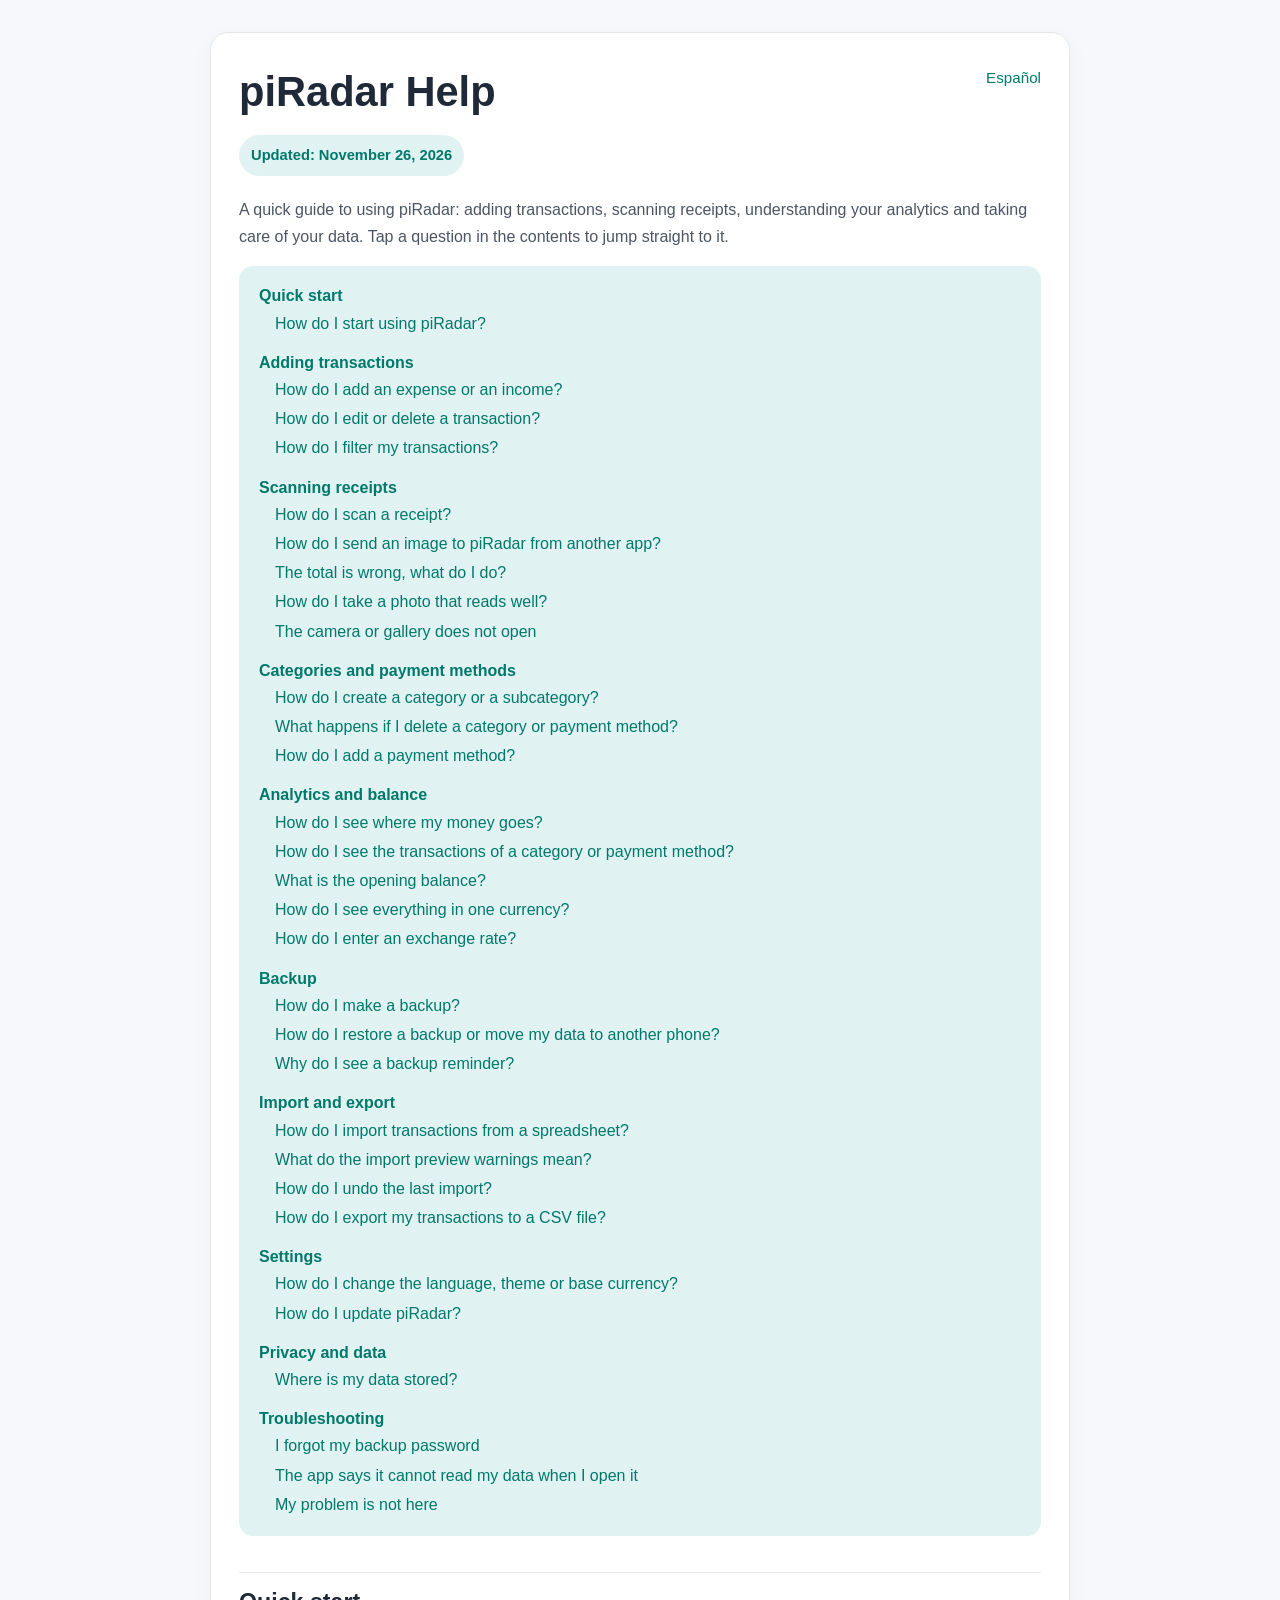
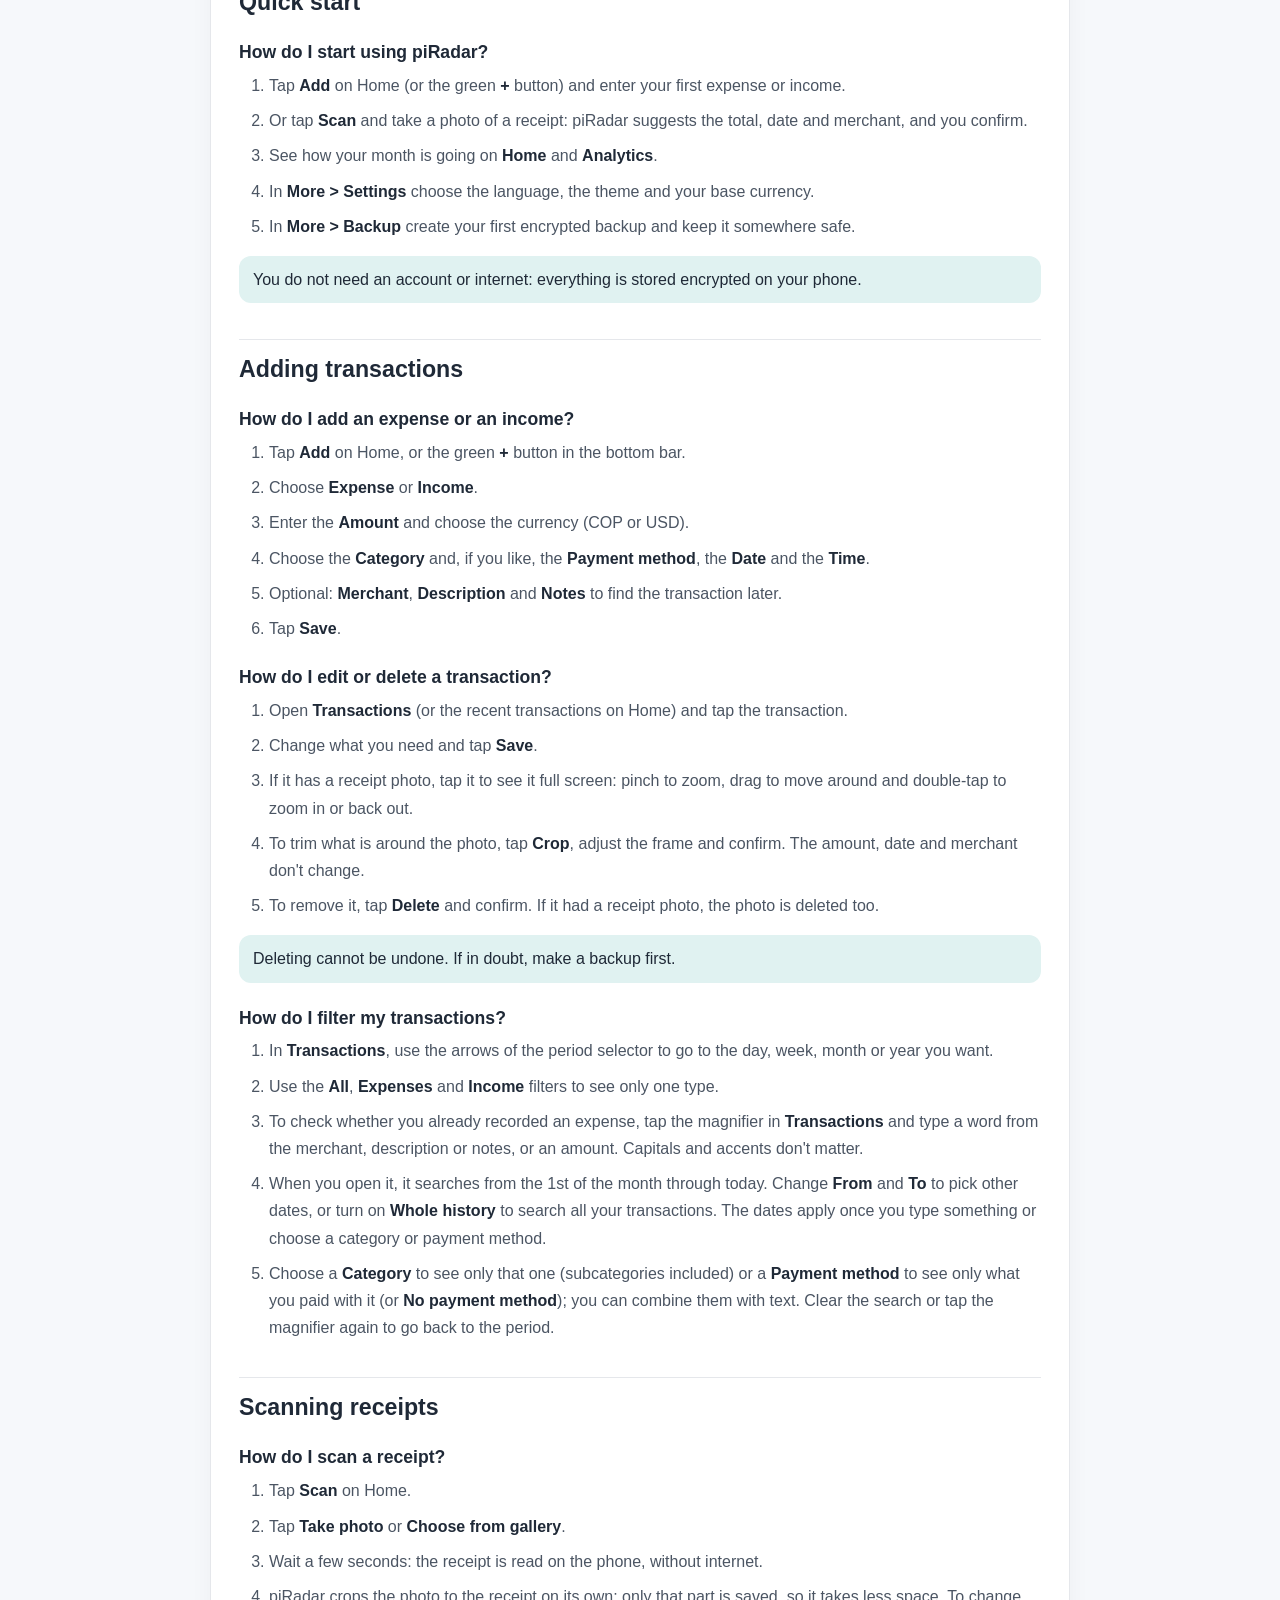
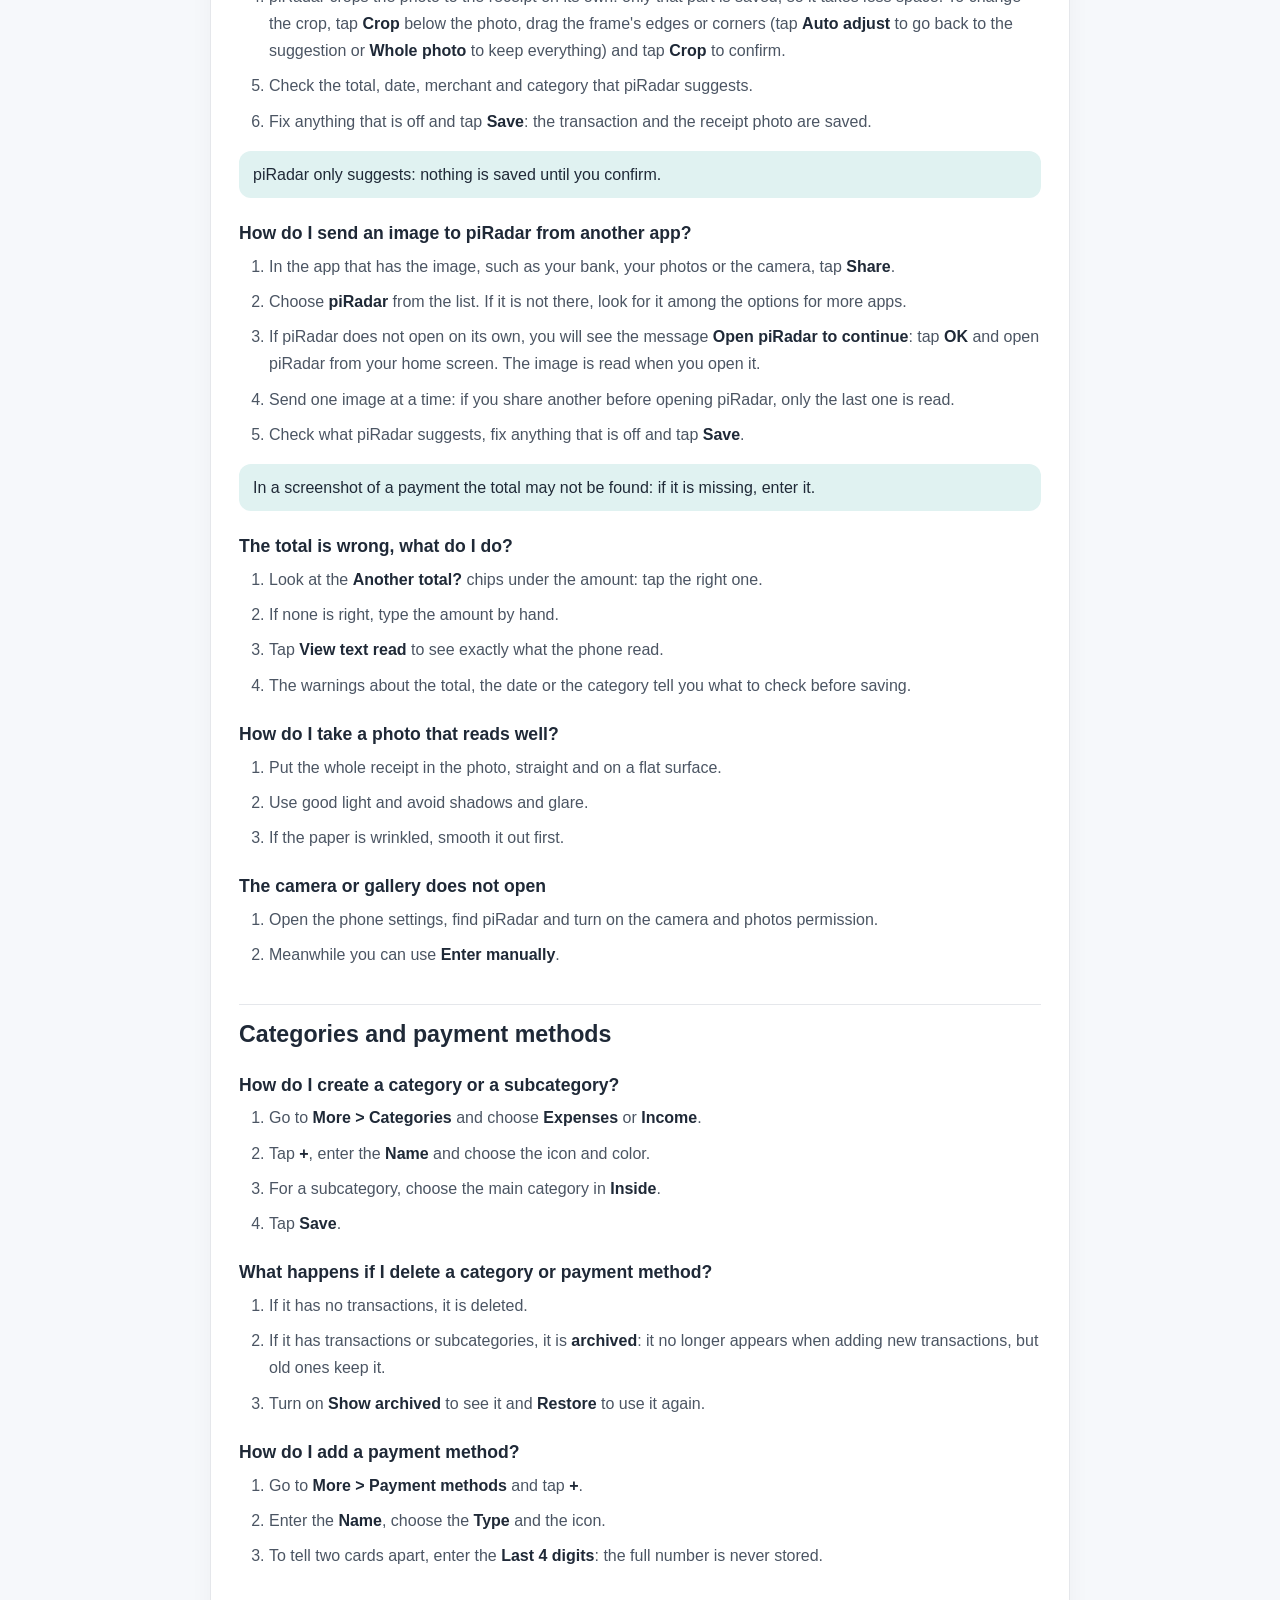
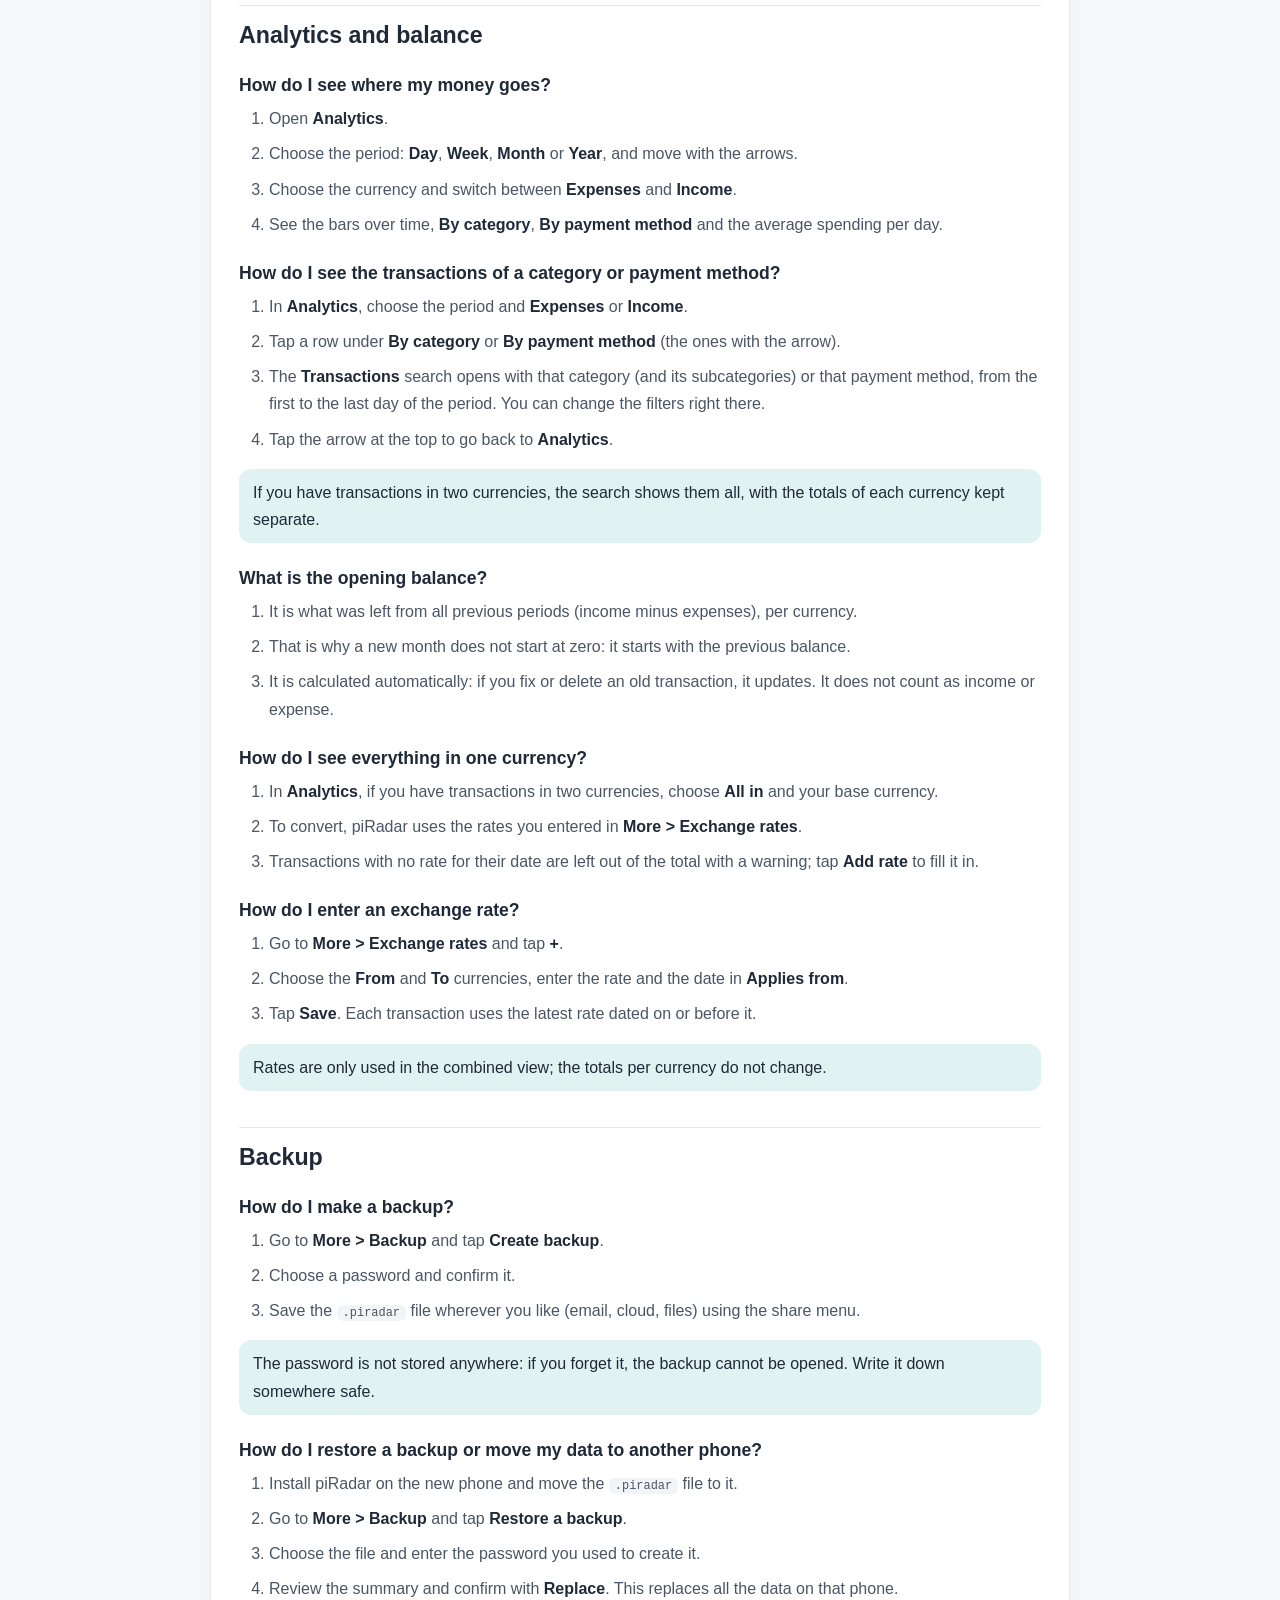
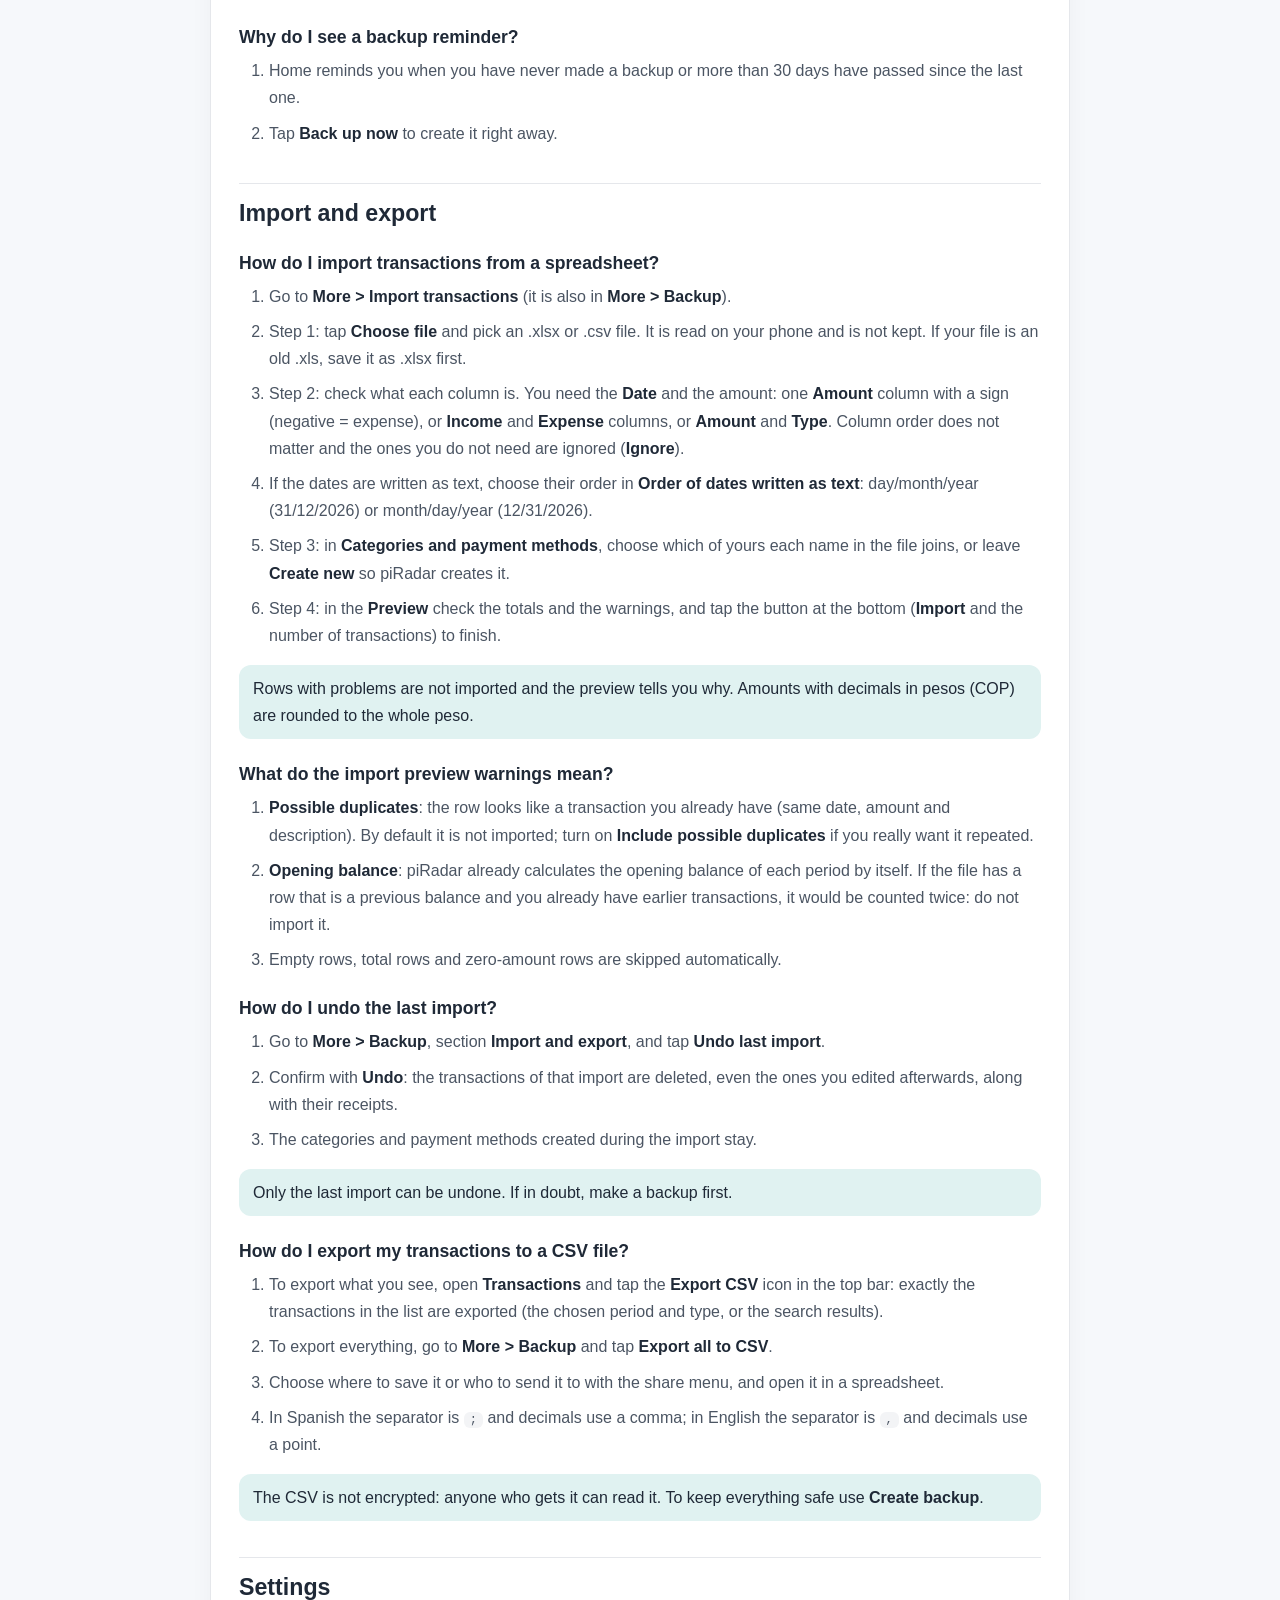
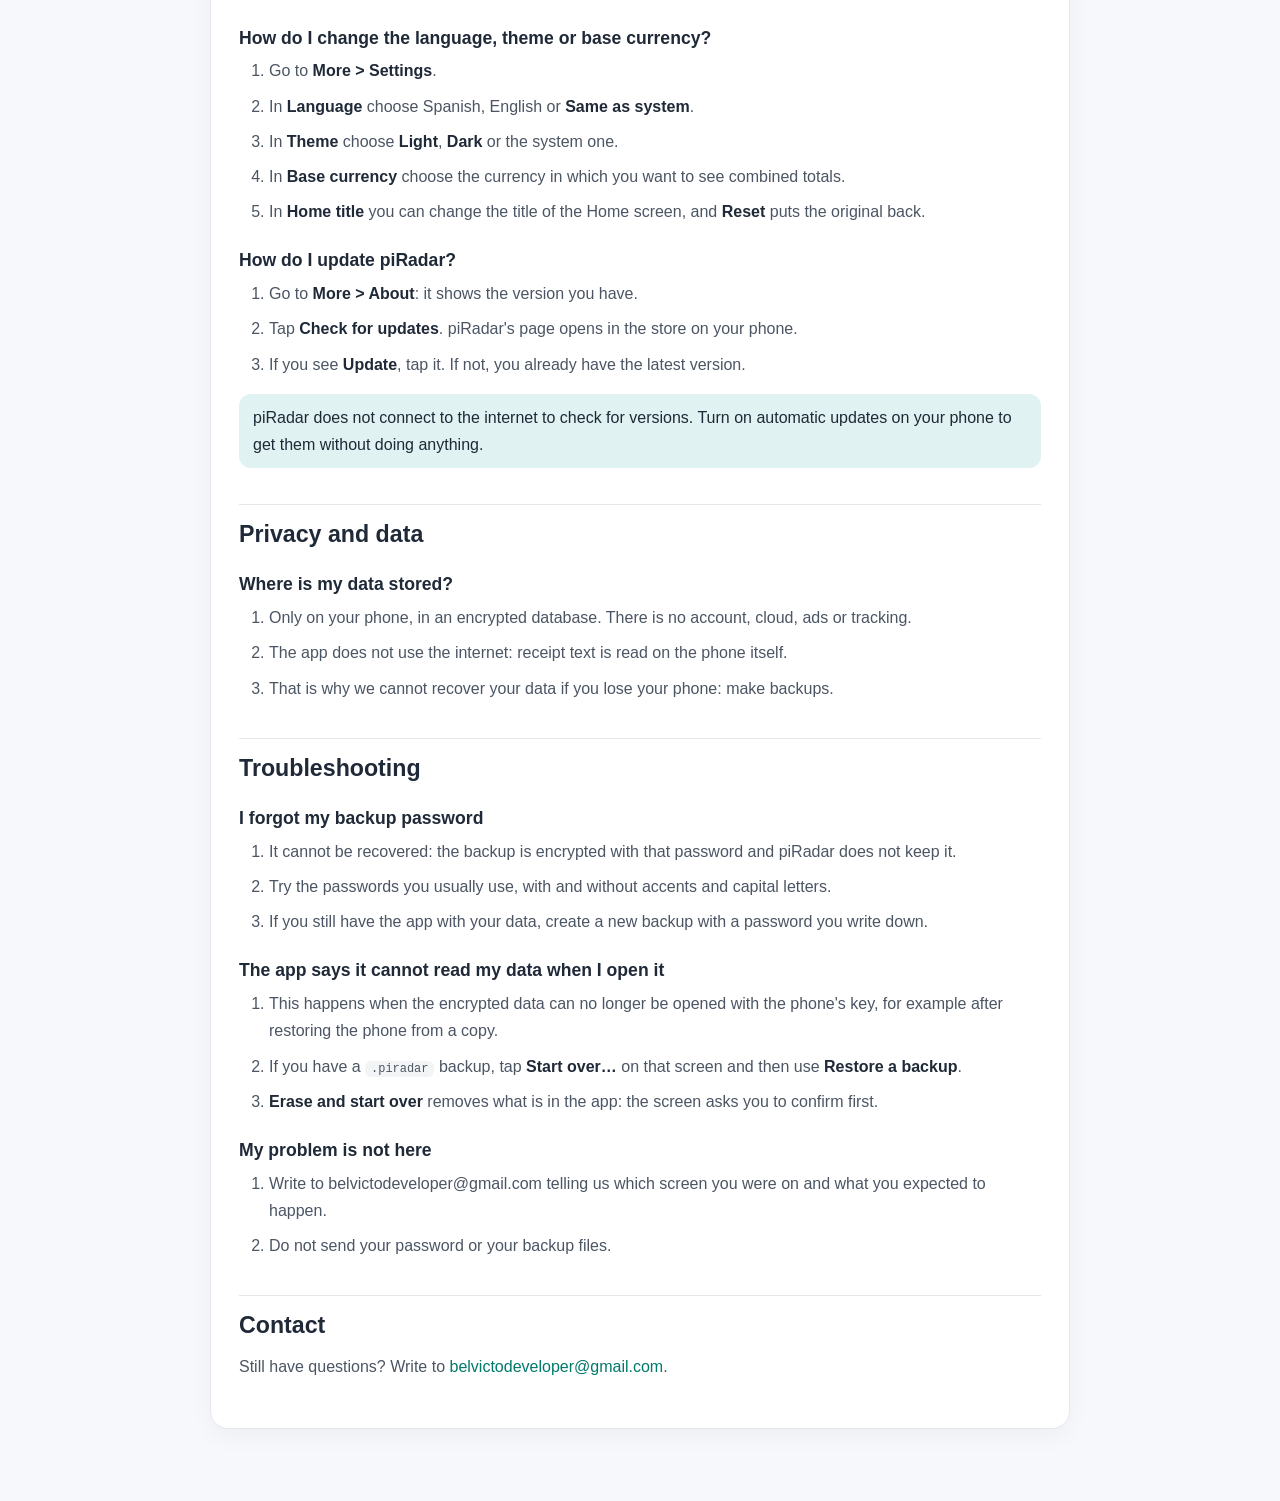
<file: store/help/help.html>
<!DOCTYPE html>
<html lang="en">
  <head>
    <meta charset="UTF-8" />
    <meta name="viewport" content="width=device-width, initial-scale=1.0" />
    <title>piRadar Help</title>
    <meta name="description" content="A quick guide to using piRadar: adding transactions, scanning receipts, understanding your analytics and taking care of your data. Tap a question in the contents to jump straight to it." />
    <style>
      :root {
        --bg: #f6f8fb; --card: #ffffff; --text: #1f2937; --muted: #4b5563; --border: #e5e7eb;
        --accent: #00796b; --accent-soft: #e0f2f1; --code: #f3f4f6;
      }
      @media (prefers-color-scheme: dark) {
        :root {
          --bg: #0f1a19; --card: #16241f; --text: #e5eceb; --muted: #aab8b5; --border: #26403a;
          --accent: #4db6ac; --accent-soft: #1d3a35; --code: #1d2f2b;
        }
      }
      * { box-sizing: border-box; }
      body { margin: 0; font-family: -apple-system, BlinkMacSystemFont, "Segoe UI", Roboto, Helvetica, Arial, sans-serif;
        background: var(--bg); color: var(--text); line-height: 1.7; }
      .container { max-width: 900px; margin: 32px auto; padding: 0 20px 40px; }
      .card { background: var(--card); border: 1px solid var(--border); border-radius: 18px;
        box-shadow: 0 8px 24px rgba(15, 23, 42, 0.04); padding: 32px 28px; }
      h1, h2, h3 { line-height: 1.3; margin-top: 0; scroll-margin-top: 16px; }
      h1 { font-size: clamp(2rem, 4vw, 2.6rem); margin-bottom: 8px; }
      h2 { font-size: 1.45rem; margin-top: 36px; margin-bottom: 12px; padding-top: 14px; border-top: 1px solid var(--border); }
      h3 { font-size: 1.1rem; margin-top: 24px; margin-bottom: 8px; }
      p { margin: 0 0 16px; color: var(--muted); }
      ol, ul { margin: 0 0 16px 20px; padding-left: 10px; color: var(--muted); }
      li { margin-bottom: 8px; }
      strong { color: var(--text); }
      code { background: var(--code); border-radius: 6px; padding: 1px 6px; font-size: 0.92em; }
      .meta { display: inline-block; margin: 8px 0 20px; padding: 8px 12px; border-radius: 999px;
        background: var(--accent-soft); color: var(--accent); font-size: 0.92rem; font-weight: 600; }
      .tip { background: var(--accent-soft); border-radius: 12px; padding: 10px 14px; color: var(--text); margin: 0 0 16px; }
      .toc { background: var(--accent-soft); border-radius: 14px; padding: 16px 20px; margin: 8px 0 8px; }
      .toc ul { list-style: none; margin: 0; padding: 0; }
      .toc li { margin: 0; }
      .toc .sec { font-weight: 700; margin-top: 12px; color: var(--text); }
      .toc .sec:first-child { margin-top: 0; }
      .toc ul ul { margin-left: 16px; }
      .toc ul ul li { margin-bottom: 2px; font-weight: 400; }
      a { color: var(--accent); text-decoration: none; }
      a:hover { text-decoration: underline; }
      .lang { float: right; font-size: 0.95rem; }
      @media (max-width: 600px) { .card { padding: 24px 18px; } .lang { float: none; display: block; margin-bottom: 8px; } }
    </style>
  </head>
  <body>
    <main class="container">
      <article class="card">
        <a class="lang" href="ayuda.html" hreflang="es">Español</a>
        <h1>piRadar Help</h1>
        <div class="meta">Updated: November 26, 2026</div>
        <p>A quick guide to using piRadar: adding transactions, scanning receipts, understanding your analytics and taking care of your data. Tap a question in the contents to jump straight to it.</p>
        <nav class="toc" aria-label="Contents">
          <ul>
            <li class="sec"><a href="#inicio-rapido">Quick start</a>
              <ul>
                <li><a href="#primeros-pasos">How do I start using piRadar?</a></li>
              </ul>
            </li>
            <li class="sec"><a href="#registrar">Adding transactions</a>
              <ul>
                <li><a href="#registrar-movimiento">How do I add an expense or an income?</a></li>
                <li><a href="#editar-borrar">How do I edit or delete a transaction?</a></li>
                <li><a href="#filtrar-movimientos">How do I filter my transactions?</a></li>
              </ul>
            </li>
            <li class="sec"><a href="#escanear-recibos">Scanning receipts</a>
              <ul>
                <li><a href="#escanear">How do I scan a receipt?</a></li>
                <li><a href="#compartir-imagen">How do I send an image to piRadar from another app?</a></li>
                <li><a href="#total-incorrecto">The total is wrong, what do I do?</a></li>
                <li><a href="#mejor-foto">How do I take a photo that reads well?</a></li>
                <li><a href="#permiso-camara">The camera or gallery does not open</a></li>
              </ul>
            </li>
            <li class="sec"><a href="#categorias-medios">Categories and payment methods</a>
              <ul>
                <li><a href="#crear-categoria">How do I create a category or a subcategory?</a></li>
                <li><a href="#archivar">What happens if I delete a category or payment method?</a></li>
                <li><a href="#medios-de-pago">How do I add a payment method?</a></li>
              </ul>
            </li>
            <li class="sec"><a href="#analisis">Analytics and balance</a>
              <ul>
                <li><a href="#ver-analisis">How do I see where my money goes?</a></li>
                <li><a href="#detalle-analisis">How do I see the transactions of a category or payment method?</a></li>
                <li><a href="#saldo-inicial">What is the opening balance?</a></li>
                <li><a href="#todo-en-moneda-base">How do I see everything in one currency?</a></li>
                <li><a href="#tasas">How do I enter an exchange rate?</a></li>
              </ul>
            </li>
            <li class="sec"><a href="#respaldo">Backup</a>
              <ul>
                <li><a href="#crear-respaldo">How do I make a backup?</a></li>
                <li><a href="#restaurar-respaldo">How do I restore a backup or move my data to another phone?</a></li>
                <li><a href="#recordatorio-respaldo">Why do I see a backup reminder?</a></li>
              </ul>
            </li>
            <li class="sec"><a href="#importar-exportar">Import and export</a>
              <ul>
                <li><a href="#importar-movimientos">How do I import transactions from a spreadsheet?</a></li>
                <li><a href="#importar-avisos">What do the import preview warnings mean?</a></li>
                <li><a href="#deshacer-importacion">How do I undo the last import?</a></li>
                <li><a href="#exportar-csv">How do I export my transactions to a CSV file?</a></li>
              </ul>
            </li>
            <li class="sec"><a href="#ajustes">Settings</a>
              <ul>
                <li><a href="#idioma-tema">How do I change the language, theme or base currency?</a></li>
                <li><a href="#actualizar">How do I update piRadar?</a></li>
              </ul>
            </li>
            <li class="sec"><a href="#privacidad">Privacy and data</a>
              <ul>
                <li><a href="#donde-estan-mis-datos">Where is my data stored?</a></li>
              </ul>
            </li>
            <li class="sec"><a href="#problemas">Troubleshooting</a>
              <ul>
                <li><a href="#olvide-contrasena">I forgot my backup password</a></li>
                <li><a href="#pantalla-error-datos">The app says it cannot read my data when I open it</a></li>
                <li><a href="#contacto">My problem is not here</a></li>
              </ul>
            </li>
          </ul>
        </nav>

        <h2 id="inicio-rapido">Quick start</h2>
        <h3 id="primeros-pasos">How do I start using piRadar?</h3>
        <ol>
          <li>Tap <strong>Add</strong> on Home (or the green <strong>+</strong> button) and enter your first expense or income.</li>
          <li>Or tap <strong>Scan</strong> and take a photo of a receipt: piRadar suggests the total, date and merchant, and you confirm.</li>
          <li>See how your month is going on <strong>Home</strong> and <strong>Analytics</strong>.</li>
          <li>In <strong>More &gt; Settings</strong> choose the language, the theme and your base currency.</li>
          <li>In <strong>More &gt; Backup</strong> create your first encrypted backup and keep it somewhere safe.</li>
        </ol>
        <p class="tip">You do not need an account or internet: everything is stored encrypted on your phone.</p>

        <h2 id="registrar">Adding transactions</h2>
        <h3 id="registrar-movimiento">How do I add an expense or an income?</h3>
        <ol>
          <li>Tap <strong>Add</strong> on Home, or the green <strong>+</strong> button in the bottom bar.</li>
          <li>Choose <strong>Expense</strong> or <strong>Income</strong>.</li>
          <li>Enter the <strong>Amount</strong> and choose the currency (COP or USD).</li>
          <li>Choose the <strong>Category</strong> and, if you like, the <strong>Payment method</strong>, the <strong>Date</strong> and the <strong>Time</strong>.</li>
          <li>Optional: <strong>Merchant</strong>, <strong>Description</strong> and <strong>Notes</strong> to find the transaction later.</li>
          <li>Tap <strong>Save</strong>.</li>
        </ol>
        <h3 id="editar-borrar">How do I edit or delete a transaction?</h3>
        <ol>
          <li>Open <strong>Transactions</strong> (or the recent transactions on Home) and tap the transaction.</li>
          <li>Change what you need and tap <strong>Save</strong>.</li>
          <li>If it has a receipt photo, tap it to see it full screen: pinch to zoom, drag to move around and double-tap to zoom in or back out.</li>
          <li>To trim what is around the photo, tap <strong>Crop</strong>, adjust the frame and confirm. The amount, date and merchant don&#39;t change.</li>
          <li>To remove it, tap <strong>Delete</strong> and confirm. If it had a receipt photo, the photo is deleted too.</li>
        </ol>
        <p class="tip">Deleting cannot be undone. If in doubt, make a backup first.</p>
        <h3 id="filtrar-movimientos">How do I filter my transactions?</h3>
        <ol>
          <li>In <strong>Transactions</strong>, use the arrows of the period selector to go to the day, week, month or year you want.</li>
          <li>Use the <strong>All</strong>, <strong>Expenses</strong> and <strong>Income</strong> filters to see only one type.</li>
          <li>To check whether you already recorded an expense, tap the magnifier in <strong>Transactions</strong> and type a word from the merchant, description or notes, or an amount. Capitals and accents don&#39;t matter.</li>
          <li>When you open it, it searches from the 1st of the month through today. Change <strong>From</strong> and <strong>To</strong> to pick other dates, or turn on <strong>Whole history</strong> to search all your transactions. The dates apply once you type something or choose a category or payment method.</li>
          <li>Choose a <strong>Category</strong> to see only that one (subcategories included) or a <strong>Payment method</strong> to see only what you paid with it (or <strong>No payment method</strong>); you can combine them with text. Clear the search or tap the magnifier again to go back to the period.</li>
        </ol>

        <h2 id="escanear-recibos">Scanning receipts</h2>
        <h3 id="escanear">How do I scan a receipt?</h3>
        <ol>
          <li>Tap <strong>Scan</strong> on Home.</li>
          <li>Tap <strong>Take photo</strong> or <strong>Choose from gallery</strong>.</li>
          <li>Wait a few seconds: the receipt is read on the phone, without internet.</li>
          <li>piRadar crops the photo to the receipt on its own: only that part is saved, so it takes less space. To change the crop, tap <strong>Crop</strong> below the photo, drag the frame&#39;s edges or corners (tap <strong>Auto adjust</strong> to go back to the suggestion or <strong>Whole photo</strong> to keep everything) and tap <strong>Crop</strong> to confirm.</li>
          <li>Check the total, date, merchant and category that piRadar suggests.</li>
          <li>Fix anything that is off and tap <strong>Save</strong>: the transaction and the receipt photo are saved.</li>
        </ol>
        <p class="tip">piRadar only suggests: nothing is saved until you confirm.</p>
        <h3 id="compartir-imagen">How do I send an image to piRadar from another app?</h3>
        <ol>
          <li>In the app that has the image, such as your bank, your photos or the camera, tap <strong>Share</strong>.</li>
          <li>Choose <strong>piRadar</strong> from the list. If it is not there, look for it among the options for more apps.</li>
          <li>If piRadar does not open on its own, you will see the message <strong>Open piRadar to continue</strong>: tap <strong>OK</strong> and open piRadar from your home screen. The image is read when you open it.</li>
          <li>Send one image at a time: if you share another before opening piRadar, only the last one is read.</li>
          <li>Check what piRadar suggests, fix anything that is off and tap <strong>Save</strong>.</li>
        </ol>
        <p class="tip">In a screenshot of a payment the total may not be found: if it is missing, enter it.</p>
        <h3 id="total-incorrecto">The total is wrong, what do I do?</h3>
        <ol>
          <li>Look at the <strong>Another total?</strong> chips under the amount: tap the right one.</li>
          <li>If none is right, type the amount by hand.</li>
          <li>Tap <strong>View text read</strong> to see exactly what the phone read.</li>
          <li>The warnings about the total, the date or the category tell you what to check before saving.</li>
        </ol>
        <h3 id="mejor-foto">How do I take a photo that reads well?</h3>
        <ol>
          <li>Put the whole receipt in the photo, straight and on a flat surface.</li>
          <li>Use good light and avoid shadows and glare.</li>
          <li>If the paper is wrinkled, smooth it out first.</li>
        </ol>
        <h3 id="permiso-camara">The camera or gallery does not open</h3>
        <ol>
          <li>Open the phone settings, find piRadar and turn on the camera and photos permission.</li>
          <li>Meanwhile you can use <strong>Enter manually</strong>.</li>
        </ol>

        <h2 id="categorias-medios">Categories and payment methods</h2>
        <h3 id="crear-categoria">How do I create a category or a subcategory?</h3>
        <ol>
          <li>Go to <strong>More &gt; Categories</strong> and choose <strong>Expenses</strong> or <strong>Income</strong>.</li>
          <li>Tap <strong>+</strong>, enter the <strong>Name</strong> and choose the icon and color.</li>
          <li>For a subcategory, choose the main category in <strong>Inside</strong>.</li>
          <li>Tap <strong>Save</strong>.</li>
        </ol>
        <h3 id="archivar">What happens if I delete a category or payment method?</h3>
        <ol>
          <li>If it has no transactions, it is deleted.</li>
          <li>If it has transactions or subcategories, it is <strong>archived</strong>: it no longer appears when adding new transactions, but old ones keep it.</li>
          <li>Turn on <strong>Show archived</strong> to see it and <strong>Restore</strong> to use it again.</li>
        </ol>
        <h3 id="medios-de-pago">How do I add a payment method?</h3>
        <ol>
          <li>Go to <strong>More &gt; Payment methods</strong> and tap <strong>+</strong>.</li>
          <li>Enter the <strong>Name</strong>, choose the <strong>Type</strong> and the icon.</li>
          <li>To tell two cards apart, enter the <strong>Last 4 digits</strong>: the full number is never stored.</li>
        </ol>

        <h2 id="analisis">Analytics and balance</h2>
        <h3 id="ver-analisis">How do I see where my money goes?</h3>
        <ol>
          <li>Open <strong>Analytics</strong>.</li>
          <li>Choose the period: <strong>Day</strong>, <strong>Week</strong>, <strong>Month</strong> or <strong>Year</strong>, and move with the arrows.</li>
          <li>Choose the currency and switch between <strong>Expenses</strong> and <strong>Income</strong>.</li>
          <li>See the bars over time, <strong>By category</strong>, <strong>By payment method</strong> and the average spending per day.</li>
        </ol>
        <h3 id="detalle-analisis">How do I see the transactions of a category or payment method?</h3>
        <ol>
          <li>In <strong>Analytics</strong>, choose the period and <strong>Expenses</strong> or <strong>Income</strong>.</li>
          <li>Tap a row under <strong>By category</strong> or <strong>By payment method</strong> (the ones with the arrow).</li>
          <li>The <strong>Transactions</strong> search opens with that category (and its subcategories) or that payment method, from the first to the last day of the period. You can change the filters right there.</li>
          <li>Tap the arrow at the top to go back to <strong>Analytics</strong>.</li>
        </ol>
        <p class="tip">If you have transactions in two currencies, the search shows them all, with the totals of each currency kept separate.</p>
        <h3 id="saldo-inicial">What is the opening balance?</h3>
        <ol>
          <li>It is what was left from all previous periods (income minus expenses), per currency.</li>
          <li>That is why a new month does not start at zero: it starts with the previous balance.</li>
          <li>It is calculated automatically: if you fix or delete an old transaction, it updates. It does not count as income or expense.</li>
        </ol>
        <h3 id="todo-en-moneda-base">How do I see everything in one currency?</h3>
        <ol>
          <li>In <strong>Analytics</strong>, if you have transactions in two currencies, choose <strong>All in</strong> and your base currency.</li>
          <li>To convert, piRadar uses the rates you entered in <strong>More &gt; Exchange rates</strong>.</li>
          <li>Transactions with no rate for their date are left out of the total with a warning; tap <strong>Add rate</strong> to fill it in.</li>
        </ol>
        <h3 id="tasas">How do I enter an exchange rate?</h3>
        <ol>
          <li>Go to <strong>More &gt; Exchange rates</strong> and tap <strong>+</strong>.</li>
          <li>Choose the <strong>From</strong> and <strong>To</strong> currencies, enter the rate and the date in <strong>Applies from</strong>.</li>
          <li>Tap <strong>Save</strong>. Each transaction uses the latest rate dated on or before it.</li>
        </ol>
        <p class="tip">Rates are only used in the combined view; the totals per currency do not change.</p>

        <h2 id="respaldo">Backup</h2>
        <h3 id="crear-respaldo">How do I make a backup?</h3>
        <ol>
          <li>Go to <strong>More &gt; Backup</strong> and tap <strong>Create backup</strong>.</li>
          <li>Choose a password and confirm it.</li>
          <li>Save the <code>.piradar</code> file wherever you like (email, cloud, files) using the share menu.</li>
        </ol>
        <p class="tip">The password is not stored anywhere: if you forget it, the backup cannot be opened. Write it down somewhere safe.</p>
        <h3 id="restaurar-respaldo">How do I restore a backup or move my data to another phone?</h3>
        <ol>
          <li>Install piRadar on the new phone and move the <code>.piradar</code> file to it.</li>
          <li>Go to <strong>More &gt; Backup</strong> and tap <strong>Restore a backup</strong>.</li>
          <li>Choose the file and enter the password you used to create it.</li>
          <li>Review the summary and confirm with <strong>Replace</strong>. This replaces all the data on that phone.</li>
        </ol>
        <h3 id="recordatorio-respaldo">Why do I see a backup reminder?</h3>
        <ol>
          <li>Home reminds you when you have never made a backup or more than 30 days have passed since the last one.</li>
          <li>Tap <strong>Back up now</strong> to create it right away.</li>
        </ol>

        <h2 id="importar-exportar">Import and export</h2>
        <h3 id="importar-movimientos">How do I import transactions from a spreadsheet?</h3>
        <ol>
          <li>Go to <strong>More &gt; Import transactions</strong> (it is also in <strong>More &gt; Backup</strong>).</li>
          <li>Step 1: tap <strong>Choose file</strong> and pick an .xlsx or .csv file. It is read on your phone and is not kept. If your file is an old .xls, save it as .xlsx first.</li>
          <li>Step 2: check what each column is. You need the <strong>Date</strong> and the amount: one <strong>Amount</strong> column with a sign (negative = expense), or <strong>Income</strong> and <strong>Expense</strong> columns, or <strong>Amount</strong> and <strong>Type</strong>. Column order does not matter and the ones you do not need are ignored (<strong>Ignore</strong>).</li>
          <li>If the dates are written as text, choose their order in <strong>Order of dates written as text</strong>: day/month/year (31/12/2026) or month/day/year (12/31/2026).</li>
          <li>Step 3: in <strong>Categories and payment methods</strong>, choose which of yours each name in the file joins, or leave <strong>Create new</strong> so piRadar creates it.</li>
          <li>Step 4: in the <strong>Preview</strong> check the totals and the warnings, and tap the button at the bottom (<strong>Import</strong> and the number of transactions) to finish.</li>
        </ol>
        <p class="tip">Rows with problems are not imported and the preview tells you why. Amounts with decimals in pesos (COP) are rounded to the whole peso.</p>
        <h3 id="importar-avisos">What do the import preview warnings mean?</h3>
        <ol>
          <li><strong>Possible duplicates</strong>: the row looks like a transaction you already have (same date, amount and description). By default it is not imported; turn on <strong>Include possible duplicates</strong> if you really want it repeated.</li>
          <li><strong>Opening balance</strong>: piRadar already calculates the opening balance of each period by itself. If the file has a row that is a previous balance and you already have earlier transactions, it would be counted twice: do not import it.</li>
          <li>Empty rows, total rows and zero-amount rows are skipped automatically.</li>
        </ol>
        <h3 id="deshacer-importacion">How do I undo the last import?</h3>
        <ol>
          <li>Go to <strong>More &gt; Backup</strong>, section <strong>Import and export</strong>, and tap <strong>Undo last import</strong>.</li>
          <li>Confirm with <strong>Undo</strong>: the transactions of that import are deleted, even the ones you edited afterwards, along with their receipts.</li>
          <li>The categories and payment methods created during the import stay.</li>
        </ol>
        <p class="tip">Only the last import can be undone. If in doubt, make a backup first.</p>
        <h3 id="exportar-csv">How do I export my transactions to a CSV file?</h3>
        <ol>
          <li>To export what you see, open <strong>Transactions</strong> and tap the <strong>Export CSV</strong> icon in the top bar: exactly the transactions in the list are exported (the chosen period and type, or the search results).</li>
          <li>To export everything, go to <strong>More &gt; Backup</strong> and tap <strong>Export all to CSV</strong>.</li>
          <li>Choose where to save it or who to send it to with the share menu, and open it in a spreadsheet.</li>
          <li>In Spanish the separator is <code>;</code> and decimals use a comma; in English the separator is <code>,</code> and decimals use a point.</li>
        </ol>
        <p class="tip">The CSV is not encrypted: anyone who gets it can read it. To keep everything safe use <strong>Create backup</strong>.</p>

        <h2 id="ajustes">Settings</h2>
        <h3 id="idioma-tema">How do I change the language, theme or base currency?</h3>
        <ol>
          <li>Go to <strong>More &gt; Settings</strong>.</li>
          <li>In <strong>Language</strong> choose Spanish, English or <strong>Same as system</strong>.</li>
          <li>In <strong>Theme</strong> choose <strong>Light</strong>, <strong>Dark</strong> or the system one.</li>
          <li>In <strong>Base currency</strong> choose the currency in which you want to see combined totals.</li>
          <li>In <strong>Home title</strong> you can change the title of the Home screen, and <strong>Reset</strong> puts the original back.</li>
        </ol>
        <h3 id="actualizar">How do I update piRadar?</h3>
        <ol>
          <li>Go to <strong>More &gt; About</strong>: it shows the version you have.</li>
          <li>Tap <strong>Check for updates</strong>. piRadar&#39;s page opens in the store on your phone.</li>
          <li>If you see <strong>Update</strong>, tap it. If not, you already have the latest version.</li>
        </ol>
        <p class="tip">piRadar does not connect to the internet to check for versions. Turn on automatic updates on your phone to get them without doing anything.</p>

        <h2 id="privacidad">Privacy and data</h2>
        <h3 id="donde-estan-mis-datos">Where is my data stored?</h3>
        <ol>
          <li>Only on your phone, in an encrypted database. There is no account, cloud, ads or tracking.</li>
          <li>The app does not use the internet: receipt text is read on the phone itself.</li>
          <li>That is why we cannot recover your data if you lose your phone: make backups.</li>
        </ol>

        <h2 id="problemas">Troubleshooting</h2>
        <h3 id="olvide-contrasena">I forgot my backup password</h3>
        <ol>
          <li>It cannot be recovered: the backup is encrypted with that password and piRadar does not keep it.</li>
          <li>Try the passwords you usually use, with and without accents and capital letters.</li>
          <li>If you still have the app with your data, create a new backup with a password you write down.</li>
        </ol>
        <h3 id="pantalla-error-datos">The app says it cannot read my data when I open it</h3>
        <ol>
          <li>This happens when the encrypted data can no longer be opened with the phone&#39;s key, for example after restoring the phone from a copy.</li>
          <li>If you have a <code>.piradar</code> backup, tap <strong>Start over…</strong> on that screen and then use <strong>Restore a backup</strong>.</li>
          <li><strong>Erase and start over</strong> removes what is in the app: the screen asks you to confirm first.</li>
        </ol>
        <h3 id="contacto">My problem is not here</h3>
        <ol>
          <li>Write to belvictodeveloper@gmail.com telling us which screen you were on and what you expected to happen.</li>
          <li>Do not send your password or your backup files.</li>
        </ol>

        <h2>Contact</h2>
        <p>Still have questions? Write to <a href="mailto:belvictodeveloper@gmail.com">belvictodeveloper@gmail.com</a>.</p>
      </article>
    </main>
  </body>
</html>
</file>
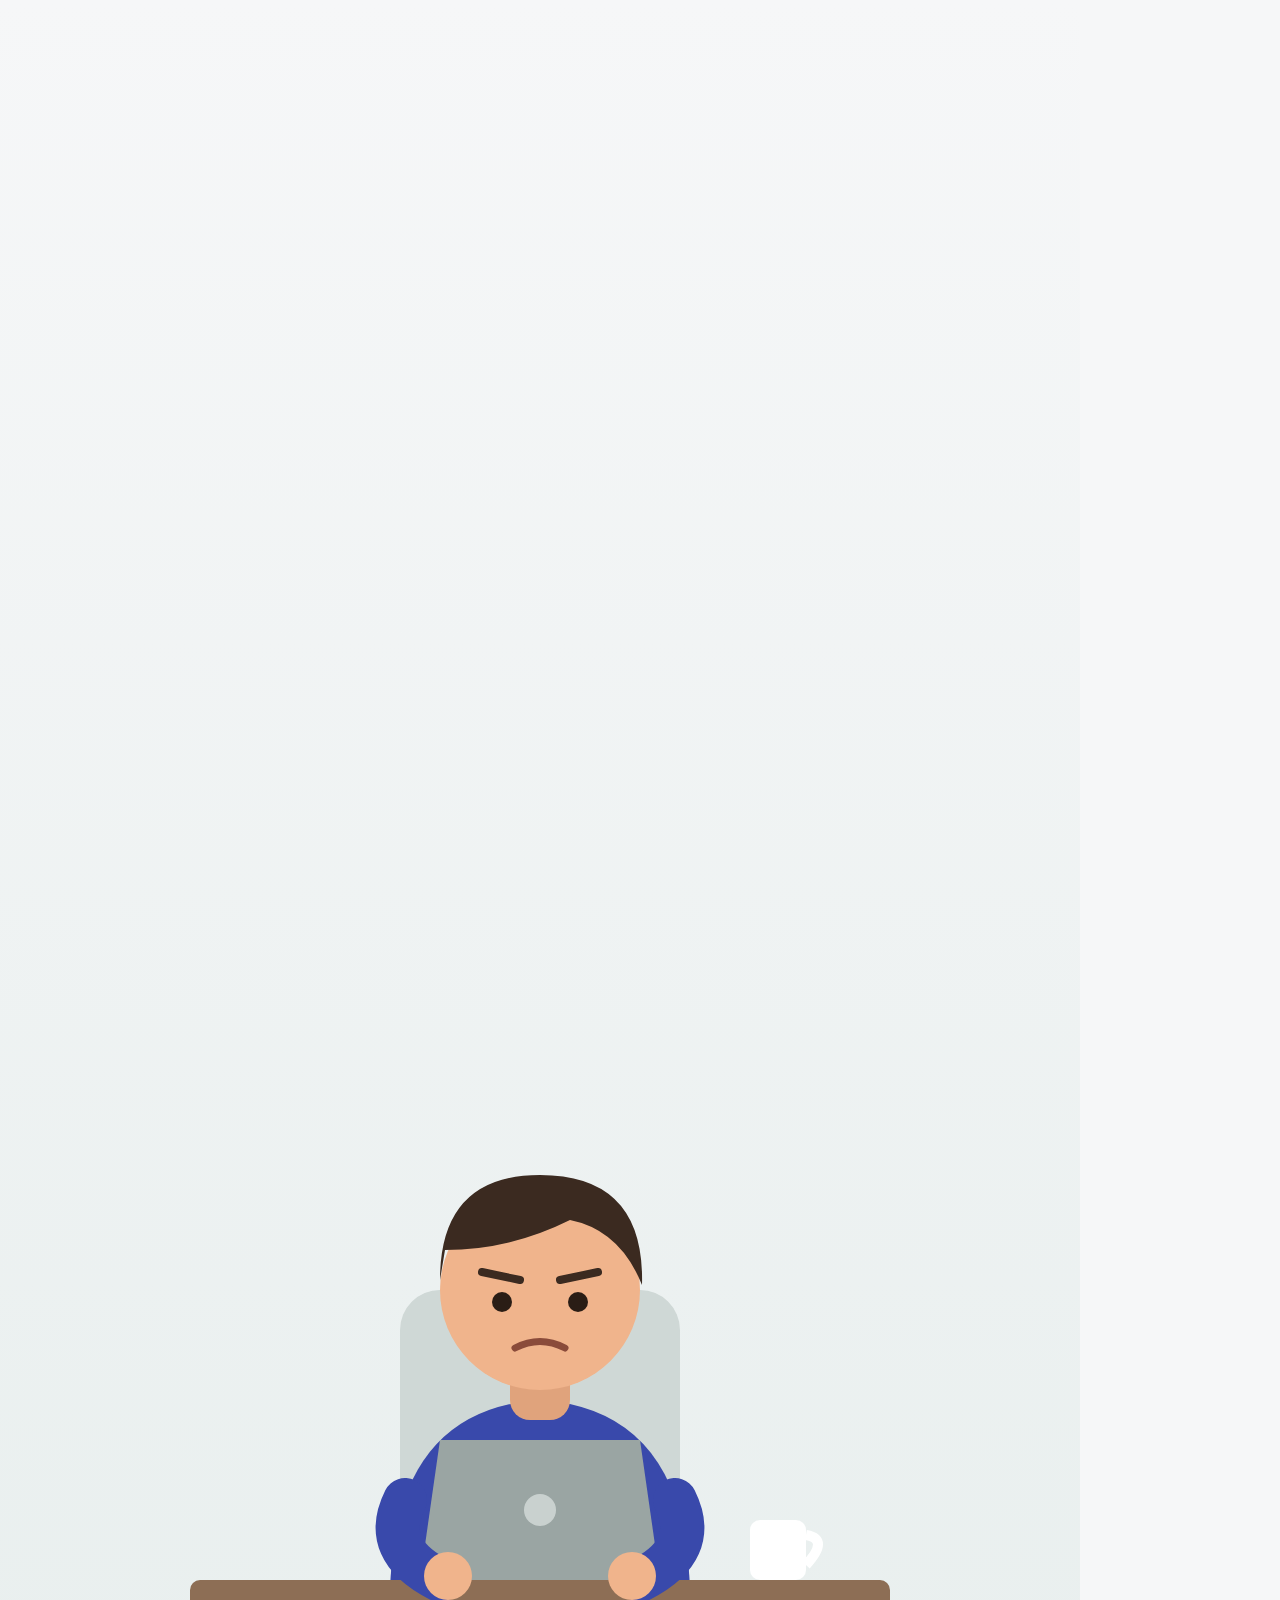
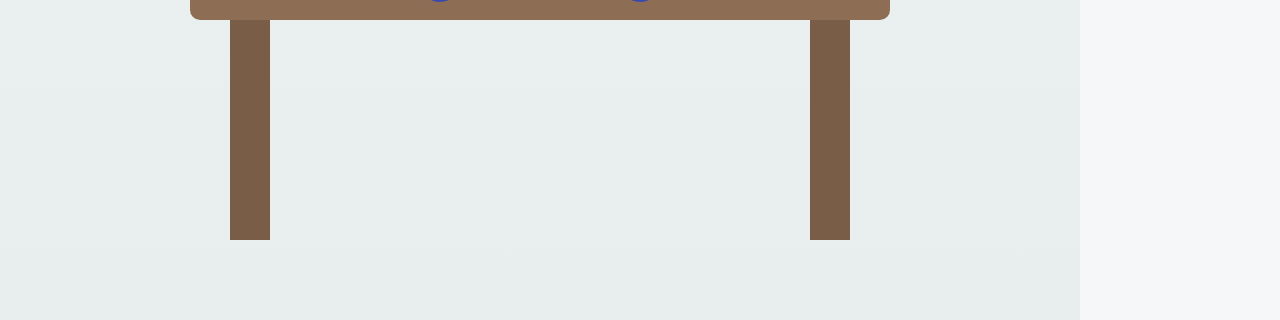
<file: store/promo/promo-1.5.html>
<!doctype html>
<html><head><meta charset="utf-8">
<style>
*{box-sizing:border-box;margin:0;padding:0}
html,body{width:1080px;height:1920px;overflow:hidden;background:#F6F7F8;font-family:-apple-system,"SF Pro Display","Helvetica Neue",Helvetica,Arial,sans-serif;color:#1d2327}
.abs{position:absolute}
#stage{position:relative;width:1080px;height:1920px;overflow:hidden}
#bg{inset:0;background:linear-gradient(180deg,#F6F7F8 0%,#E7EEED 100%)}
/* captions */
.cap{left:60px;right:60px;top:170px;text-align:center;font-weight:800;font-size:76px;line-height:1.1;letter-spacing:-1.5px;color:#12302c}
.cap em{font-style:normal;color:#00695C}
.cap .hl{background:linear-gradient(180deg,transparent 58%,#FFCA28 58%);padding:0 6px}
/* spreadsheet */
#sheet{left:90px;top:470px;width:900px;height:560px;background:#fff;border-radius:22px;box-shadow:0 24px 60px rgba(0,40,35,.18);overflow:hidden}
#sheet .bar{height:64px;background:#3a7d44;color:#fff;font-size:28px;font-weight:700;display:flex;align-items:center;padding:0 26px;gap:14px}
#sheet .bar .dots{display:flex;gap:9px}
#sheet .bar .dots i{width:14px;height:14px;border-radius:50%;background:rgba(255,255,255,.55);display:block}
#sheet table{border-collapse:collapse;width:100%;font-size:25px;font-variant-numeric:tabular-nums}
#sheet td,#sheet th{border:1px solid #dfe3e2;height:52px;padding:0 12px;white-space:nowrap;overflow:hidden}
#sheet th{background:#eef1f0;font-weight:700;color:#4a5552;text-align:left}
#sheet th.n{width:46px;text-align:center;color:#8a9592;font-weight:500}
#sheet td.n{background:#eef1f0;text-align:center;color:#8a9592;width:46px}
#sheet td.v{text-align:right}
#sheet td.cur{outline:4px solid #3a7d44;outline-offset:-3px}
.caret{display:inline-block;width:3px;height:28px;background:#1d2327;vertical-align:middle;margin-left:2px}
/* papers */
.paper{width:150px;height:200px;background:#fffdf7;border-radius:6px;box-shadow:0 8px 18px rgba(0,0,0,.16);padding:18px 16px}
.paper i{display:block;height:9px;background:#d9d4c7;border-radius:5px;margin-bottom:12px}
.paper i.s{width:60%}.paper i.t{width:40%;margin-left:auto;background:#b9b19f}
/* phone */
#phone{left:220px;top:540px;width:640px;height:1300px;background:#0f1314;border-radius:86px;padding:22px;box-shadow:0 40px 90px rgba(0,40,35,.35)}
#screen{position:relative;width:100%;height:100%;background:#F6F7F8;border-radius:66px;overflow:hidden}
#notch{left:50%;top:18px;width:170px;height:46px;margin-left:-85px;background:#0f1314;border-radius:30px;z-index:9}
.appbar{left:0;right:0;top:0;height:170px;background:#00695C;color:#fff;font-size:38px;font-weight:700;padding:96px 36px 0}
.card{background:#fff;border-radius:26px;box-shadow:0 4px 14px rgba(0,0,0,.07);padding:26px 28px}
.steps{left:36px;right:36px;top:200px;display:flex;gap:12px}
.steps div{flex:1;height:10px;border-radius:5px;background:#d6dedd}
.steps div b{display:block;height:100%;border-radius:5px;background:#00695C}
.stitle{left:36px;right:36px;top:236px;font-size:28px;color:#5d6866;font-weight:600}
.panel{left:30px;right:30px;top:290px}
.row{display:flex;align-items:center;justify-content:space-between;font-size:29px;padding:18px 0;border-bottom:1px solid #edf0ef}
.row:last-child{border-bottom:0}
.ok{width:44px;height:44px;border-radius:50%;background:#2E7D32;color:#fff;display:flex;align-items:center;justify-content:center;font-size:28px;font-weight:800}
.arrow{color:#9aa5a3;margin:0 10px}
.chip{display:inline-flex;align-items:center;gap:10px;padding:14px 22px;border-radius:40px;background:#E0F2F1;color:#00574d;font-size:28px;font-weight:600;margin:0 12px 16px 0}
.chip.new{background:#FFF3D6;color:#8a5a00}
.btn{left:36px;right:36px;height:104px;border-radius:52px;background:#00695C;color:#fff;font-size:36px;font-weight:700;display:flex;align-items:center;justify-content:center}
.tap{width:120px;height:120px;border-radius:50%;background:rgba(255,202,40,.55);border:6px solid rgba(255,202,40,.9)}
.prog{left:36px;right:36px;height:18px;border-radius:9px;background:#d6dedd;overflow:hidden}
.prog b{display:block;height:100%;background:#F9A825}
.big{font-size:64px;font-weight:800;letter-spacing:-1px;font-variant-numeric:tabular-nums}
.lbl{font-size:26px;color:#5d6866;font-weight:600}
.money{font-variant-numeric:tabular-nums;font-weight:700}
.inc{color:#2E7D32}.exp{color:#C62828}
.tx{display:flex;align-items:center;gap:20px;padding:16px 0;border-bottom:1px solid #edf0ef;font-size:27px}
.tx .ic{width:62px;height:62px;border-radius:50%;display:flex;align-items:center;justify-content:center;font-size:30px;color:#fff;flex:none}
.tx .t{flex:1}.tx .t small{display:block;color:#7c8785;font-size:22px;margin-top:3px}
/* end card */
#end{inset:0;background:linear-gradient(180deg,#00796B 0%,#004D40 100%);color:#fff;text-align:center}
#end .name{font-size:130px;font-weight:800;letter-spacing:-3px}
#end .ver{display:inline-block;margin-top:10px;background:#FFCA28;color:#2b2100;font-weight:800;font-size:44px;padding:10px 34px;border-radius:40px}
#end .tag{font-size:54px;font-weight:700;line-height:1.2;margin:70px 90px 0;letter-spacing:-.5px}
#end .sub{font-size:36px;opacity:.85;margin:40px 110px 0;line-height:1.35}
#end .store{margin:90px auto 0;display:inline-block;border:3px solid rgba(255,255,255,.8);border-radius:60px;padding:24px 52px;font-size:38px;font-weight:700}
#end .dev{position:absolute;left:0;right:0;bottom:90px;font-size:30px;opacity:.75}

/* landscape 1920x1080 */
body.h,body.h html{width:1920px;height:1080px}
body.h{background:linear-gradient(180deg,#F6F7F8 0%,#E7EEED 100%)}
body.h #stage{position:absolute;left:1000px;top:-322px;transform:scale(.75);transform-origin:0 0;overflow:hidden}
body.h #bg{display:none}
body.h #cap{left:130px;right:auto;width:820px;top:0;bottom:0;height:1080px;display:flex;align-items:center;text-align:left;font-size:92px}
body.h #brand{display:flex}
#brand{display:none;position:absolute;left:130px;bottom:80px;align-items:center;gap:18px;font-size:34px;font-weight:800;color:#12302c}
#brand span{font-weight:600;color:#5d6866;font-size:28px}
body.h #end{position:absolute;left:0;top:0;width:1920px;height:1080px;display:flex;flex-direction:column;align-items:center;justify-content:center}
body.h #end > div:first-child{margin-top:0 !important}
body.h #end #logo{width:220px;height:220px;border-radius:50px}
body.h #end .name{font-size:104px}
body.h #end .ver{font-size:36px}
body.h #end .tag{font-size:50px;margin:40px 200px 0}
body.h #end .sub{font-size:32px;margin:22px 200px 0}
body.h #end .store{margin:50px auto 0;font-size:34px;padding:20px 46px}
body.h #end .dev{bottom:50px;font-size:26px}
</style></head>
<body>
<div id="stage">
  <div id="bg" class="abs"></div>

  <!-- SCENE 1: person, papers, spreadsheet -->
  <div id="s1" class="abs" style="inset:0">
    <svg id="person" class="abs" style="left:190px;top:1080px" width="700" height="760" viewBox="0 0 700 760">
      <!-- chair back -->
      <rect x="210" y="210" width="280" height="330" rx="40" fill="#cfd8d6"/>
      <!-- body -->
      <path d="M200 520 Q200 330 350 320 Q500 330 500 520 Z" fill="#3949AB"/>
      <rect x="320" y="270" width="60" height="70" rx="20" fill="#e0a37c"/>
      <!-- head -->
      <g id="head">
        <circle cx="350" cy="210" r="100" fill="#f0b48c"/>
        <path d="M250 200 Q250 95 350 95 Q455 95 452 205 Q430 150 380 140 Q320 170 255 170 Z" fill="#3b2a20"/>
        <g id="eyes"><circle cx="312" cy="222" r="10" fill="#2a1d15"/><circle cx="388" cy="222" r="10" fill="#2a1d15"/></g>
        <path id="brow" d="M292 192 L330 200 M408 192 L370 200" stroke="#3b2a20" stroke-width="8" stroke-linecap="round"/>
        <path id="mouth" d="M325 268 Q350 255 375 268" stroke="#8a4b3a" stroke-width="7" fill="none" stroke-linecap="round"/>
        <path id="sweat" d="M455 150 Q470 180 458 192 Q440 196 442 178 Q445 165 455 150 Z" fill="#7cc6f2"/>
      </g>
      <!-- desk -->
      <rect x="0" y="500" width="700" height="40" rx="10" fill="#8d6e55"/>
      <rect x="40" y="540" width="40" height="220" fill="#7a5d47"/><rect x="620" y="540" width="40" height="220" fill="#7a5d47"/>
      <!-- laptop (back side) -->
      <path d="M230 500 L250 360 L450 360 L470 500 Z" fill="#9aa5a3"/>
      <circle cx="350" cy="430" r="16" fill="#c9d1cf"/>
      <!-- arms -->
      <g id="armL"><path d="M215 420 Q190 470 250 500" stroke="#3949AB" stroke-width="44" fill="none" stroke-linecap="round"/><circle cx="258" cy="496" r="24" fill="#f0b48c"/></g>
      <g id="armR"><path d="M485 420 Q510 470 450 500" stroke="#3949AB" stroke-width="44" fill="none" stroke-linecap="round"/><circle cx="442" cy="496" r="24" fill="#f0b48c"/></g>
      <!-- coffee -->
      <rect x="560" y="440" width="56" height="60" rx="10" fill="#fff"/><path d="M616 455 q24 4 0 30" stroke="#fff" stroke-width="10" fill="none"/>
    </svg>
    <svg id="bulb" class="abs" style="left:640px;top:1060px" width="120" height="150" viewBox="0 0 120 150">
      <circle cx="60" cy="58" r="44" fill="#FFCA28"/><rect x="40" y="96" width="40" height="30" rx="6" fill="#9aa5a3"/>
      <path d="M60 2 v-0 M8 20 l12 10 M112 20 l-12 10" stroke="#F9A825" stroke-width="7" stroke-linecap="round"/>
    </svg>
    <div id="papers"></div>
    <div id="sheet" class="abs">
      <div class="bar"><span class="dots"><i></i><i></i><i></i></span><span id="fname">mis-gastos.xlsx</span></div>
      <table id="grid"></table>
    </div>
  </div>

  <!-- flying file -->
  <div id="file" class="abs" style="width:200px;height:240px">
    <svg width="200" height="240" viewBox="0 0 200 240"><path d="M20 10 H140 L190 60 V230 H20 Z" fill="#fff" stroke="#3a7d44" stroke-width="8" stroke-linejoin="round"/><path d="M140 10 V60 H190" fill="#e6efe7" stroke="#3a7d44" stroke-width="8" stroke-linejoin="round"/>
    <g fill="#3a7d44"><rect x="45" y="95" width="120" height="16" rx="4"/><rect x="45" y="128" width="120" height="16" rx="4" opacity=".6"/><rect x="45" y="161" width="120" height="16" rx="4" opacity=".6"/><rect x="45" y="194" width="80" height="16" rx="4" opacity=".6"/></g></svg>
  </div>

  <!-- SCENE 3/4: phone -->
  <div id="phone" class="abs"><div id="screen">
    <div id="notch" class="abs"></div>
    <!-- import UI -->
    <div id="imp" class="abs" style="inset:0">
      <div class="appbar abs" id="impbar">Importar</div>
      <div class="steps abs"><div><b id="st1"></b></div><div><b id="st2"></b></div><div><b id="st3"></b></div><div><b id="st4"></b></div></div>
      <div class="stitle abs" id="stitle"></div>
      <div id="p1" class="panel abs card">
        <div style="display:flex;gap:24px;align-items:center">
          <svg width="80" height="96" viewBox="0 0 200 240"><path d="M20 10 H140 L190 60 V230 H20 Z" fill="#fff" stroke="#3a7d44" stroke-width="12"/><g fill="#3a7d44"><rect x="45" y="95" width="120" height="18" rx="4"/><rect x="45" y="135" width="120" height="18" rx="4" opacity=".6"/><rect x="45" y="175" width="120" height="18" rx="4" opacity=".6"/></g></svg>
          <div><div style="font-size:32px;font-weight:700" id="p1name">mis-gastos.xlsx</div><div class="lbl" id="p1rows" style="margin-top:6px"></div></div>
        </div>
      </div>
      <div id="p2" class="panel abs card"></div>
      <div id="p3" class="panel abs card"></div>
      <div id="p4" class="panel abs card"></div>
      <div id="impbtn" class="btn abs" style="top:960px"></div>
      <div id="tap" class="tap abs"></div>
      <div id="prog" class="prog abs" style="top:1110px"><b id="progb"></b></div>
      <div id="done" class="abs" style="left:0;right:0;top:820px;text-align:center"></div>
    </div>
    <!-- dashboard -->
    <div id="dash" class="abs" style="inset:0">
      <div class="appbar abs" id="dashbar"></div>
      <div class="abs card" style="left:30px;right:30px;top:200px" id="balcard">
        <div class="lbl" id="ballbl"></div>
        <div class="big" id="bal" style="margin-top:6px"></div>
        <div style="display:flex;justify-content:space-between;margin-top:22px;font-size:27px">
          <div><div class="lbl" id="inclbl"></div><div class="money inc" id="inc"></div></div>
          <div style="text-align:right"><div class="lbl" id="explbl"></div><div class="money exp" id="exp"></div></div>
        </div>
      </div>
      <div class="abs card" style="left:30px;right:30px;top:520px;height:360px" id="donutcard">
        <div class="lbl" id="donutlbl"></div>
        <svg id="donut" class="abs" style="left:24px;top:76px" width="260" height="260" viewBox="0 0 260 260"></svg>
        <div id="legend" class="abs" style="left:300px;top:90px;right:14px"></div>
      </div>
      <div class="abs card" style="left:30px;right:30px;top:906px;padding-top:12px;padding-bottom:4px" id="txcard"></div>
    </div>
  </div></div>

  <!-- END card -->
  <div id="end" class="abs">
    <div style="margin-top:380px"><svg id="logo" width="300" height="300" viewBox="0 0 456 456" style="border-radius:68px;box-shadow:0 30px 70px rgba(0,0,0,.35)"></svg></div>
    <div class="name">piRadar</div>
    <div class="ver" id="ever"></div>
    <div class="tag" id="etag"></div>
    <div class="sub" id="esub"></div>
    <div class="store" id="estore"></div>
    <div class="dev">Belvicto · belvicto.com</div>
  </div>

  <div id="cap" class="cap abs"></div>
</div>

<div id="brand"><svg width="64" height="64" viewBox="0 0 456 456" style="border-radius:14px"><rect width="456" height="456" fill="#00695C"/><circle cx="228" cy="228" r="140" fill="none" stroke="#fff" stroke-width="16"/><circle cx="228" cy="228" r="80" fill="none" stroke="#fff" stroke-opacity=".6" stroke-width="12"/><line x1="228" y1="228" x2="349" y2="158" stroke="#fff" stroke-width="14" stroke-linecap="round"/><circle cx="288" cy="142" r="22" fill="#FFCA28"/></svg>piRadar <span id="brandv"></span></div>
<script>
const H = new URLSearchParams(location.search).get('fmt') === 'h';
if (H) { document.body.classList.add('h'); document.body.appendChild(document.getElementById('cap')); document.body.appendChild(document.getElementById('end')); }
const EN = new URLSearchParams(location.search).get('lang') === 'en';
const P = (es, en) => EN ? en : es;
const $ = id => document.getElementById(id);
const clamp = (x, a=0, b=1) => Math.min(b, Math.max(a, x));
const easeOut = x => 1 - Math.pow(1 - x, 3);
const easeIO = x => x < .5 ? 4*x*x*x : 1 - Math.pow(-2*x + 2, 3)/2;
const back = x => { const c=1.70158, c3=c+1; return 1 + c3*Math.pow(x-1,3) + c*Math.pow(x-1,2); };
const seg = (t, a, b, e=easeOut) => e(clamp((t - a) / (b - a)));
const lerp = (a, b, p) => a + (b - a) * p;
const usd = n => '$' + (n/1000).toLocaleString('en-US',{minimumFractionDigits:2,maximumFractionDigits:2});
const fmt = n => EN ? usd(n) : '$ ' + Math.round(n).toLocaleString('es-CO').replace(/,/g, '.');
const fmtShort = n => EN ? usd(n) : '$ ' + Math.round(n).toLocaleString('es-CO').replace(/,/g, '.');
const show = (el, o, tr='') => { el.style.opacity = o; el.style.transform = tr; el.style.visibility = o <= 0.001 ? 'hidden' : 'visible'; };

// ---- static content ----
const rows = EN ? [
  ['11/01','Supermarket','Groceries','182.40'],['11/02','Bus pass','Transport','50.00'],
  ['11/03','Pharmacy','Health','64.90'],['11/05','Salary','Income','6,200.00'],
  ['11/06','Lunch','Restaurants','38.50'],['11/08','Electric bill','Home','214.70'],
  ['11/09','Gas station','Transport','120.00'],['11/10','Bakery','Groceries','17.80'],
] : [
  ['01/11','Supermercado','Mercado','182.400'],['02/11','Recarga bus','Transporte','50.000'],
  ['03/11','Droguería','Salud','64.900'],['05/11','Salario','Ingreso','6.200.000'],
  ['06/11','Almuerzo','Restaurantes','38.500'],['08/11','Recibo de luz','Hogar','214.700'],
  ['09/11','Gasolina','Transporte','120.000'],['10/11','Panadería','Mercado','17.800'],
];
const heads = P(['Fecha','Descripción','Categoría','Valor'], ['Date','Description','Category','Amount']);
$('grid').innerHTML = `<tr><th class="n"></th><th>A · ${heads[0]}</th><th>B · ${heads[1]}</th><th>C · ${heads[2]}</th><th>D · ${heads[3]}</th></tr>` +
  rows.map((r,i)=>`<tr><td class="n">${i+2}</td>${r.map((c,j)=>`<td id="c${i}_${j}" class="${j==3?'v':''}"></td>`).join('')}</tr>`).join('');

// papers
const papers = [];
for (let i = 0; i < 16; i++) {
  const d = document.createElement('div'); d.className = 'paper abs';
  d.innerHTML = '<i></i><i class="s"></i><i></i><i class="s"></i><i></i><i class="t"></i>';
  $('papers').appendChild(d);
  const rnd = k => { const x = Math.sin(i*97.13 + k*13.7) * 43758.5453; return x - Math.floor(x); };
  papers.push({ el:d, sx: rnd(1) < .5 ? -260 : 1180, sy: 200 + rnd(2)*1300,
    ex: i < 9 ? 60 + rnd(3)*860 : (rnd(3) < .5 ? 20 + rnd(9)*220 : 760 + rnd(9)*200), ey: i < 9 ? 1500 + rnd(4)*120 : 1100 + rnd(5)*650,
    r0: rnd(6)*720-360, r1: rnd(7)*50-25, t0: 0.2 + i*0.32, sc: .8 + rnd(8)*.4 });
}

// import panels
$('p2').innerHTML = [[heads[0],P('Fecha','Date')],[heads[1],P('Descripción','Description')],[heads[2],P('Categoría','Category')],[heads[3],P('Monto','Amount')]]
  .map((m,i)=>`<div class="row" id="m${i}"><span>${m[0]}<span class="arrow">→</span><b>${m[1]}</b></span><span class="ok">✓</span></div>`).join('');
const cats = EN ? ['Groceries','Transport','Restaurants','Home','Health'] : ['Mercado','Transporte','Restaurantes','Hogar','Salud'];
$('p3').innerHTML = `<div class="lbl" style="margin-bottom:22px">${P('Categorías encontradas','Categories found')}</div>` +
  cats.map((c,i)=>`<span class="chip" id="k${i}">✓ ${c}</span>`).join('') +
  `<span class="chip new" id="k5">+ ${P('Mascotas (nueva)','Pets (new)')}</span>`;
$('p4').innerHTML = `<div class="row"><span>${P('Movimientos','Transactions')}</span><b id="pv1">248</b></div>
  <div class="row"><span>${P('Duplicados excluidos','Duplicates excluded')}</span><b style="color:#8a5a00">3</b></div>
  <div class="row"><span>${P('Desde','From')}</span><b>${P('01/01/2026','01/01/2026')}</b></div>
  <div class="row"><span>${P('Hasta','To')}</span><b>${P('25/11/2026','11/25/2026')}</b></div>`;
$('impbtn').textContent = P('Importar 248 movimientos', 'Import 248 transactions');
$('done').innerHTML = `<div style="width:150px;height:150px;border-radius:50%;background:#2E7D32;color:#fff;font-size:90px;font-weight:800;display:flex;align-items:center;justify-content:center;margin:0 auto" id="donecheck">✓</div>
  <div style="font-size:40px;font-weight:800;margin-top:30px">${P('¡Listo!','Done!')}</div>
  <div class="lbl" style="font-size:30px;margin-top:10px">${P('248 movimientos importados','248 transactions imported')}</div>`;
$('fname').textContent = $('p1name').textContent = P('mis-gastos.xlsx','my-expenses.xlsx');
$('impbar').textContent = P('Importar','Import');
$('p1rows').textContent = P('Hoja 1 · 251 filas', 'Sheet 1 · 251 rows');

// dashboard
$('dashbar').textContent = P('Inicio', 'Home');
$('ballbl').textContent = P('Balance de noviembre', 'November balance');
$('inclbl').textContent = P('Ingresos', 'Income'); $('explbl').textContent = P('Gastos', 'Expenses');
$('donutlbl').textContent = P('En qué gastas', 'Where your money goes');
const slices = [[P('Mercado','Groceries'),.32,'#00695C'],[P('Hogar','Home'),.24,'#F9A825'],[P('Transporte','Transport'),.18,'#3949AB'],[P('Restaurantes','Restaurants'),.14,'#C62828'],[P('Otras','Other'),.12,'#9aa5a3']];
const C = 2*Math.PI*95;
$('donut').innerHTML = `<circle cx="130" cy="130" r="95" fill="none" stroke="#edf0ef" stroke-width="42"/>` +
  slices.map((s,i)=>`<circle id="sl${i}" cx="130" cy="130" r="95" fill="none" stroke="${s[2]}" stroke-width="42" transform="rotate(-90 130 130)"/>`).join('');
$('legend').innerHTML = slices.map((s,i)=>`<div id="lg${i}" style="display:flex;align-items:center;gap:14px;font-size:24px;margin-bottom:12px;white-space:nowrap"><i style="width:22px;height:22px;border-radius:6px;background:${s[2]};display:block;flex:none"></i><span style="flex:1">${s[0]}</span><b>${Math.round(s[1]*100)} %</b></div>`).join('');
const txs = [['🛒','#00695C',P('Supermercado','Supermarket'),P('Mercado · Hoy','Groceries · Today'),-182400],
  ['💼','#2E7D32',P('Salario','Salary'),P('Ingreso · 25 nov','Income · Nov 25'),6200000],
  ['🚌','#3949AB',P('Recarga bus','Bus card top-up'),P('Transporte · 24 nov','Transport · Nov 24'),-50000],
  ['💡','#F9A825',P('Recibo de luz','Electricity bill'),P('Hogar · 23 nov','Home · Nov 23'),-214700]];
$('txcard').innerHTML = `<div class="lbl" style="padding:12px 0 4px">${P('Últimos movimientos','Recent transactions')}</div>` +
  txs.map((x,i)=>`<div class="tx" id="tx${i}"><div class="ic" style="background:${x[1]}">${x[0]}</div><div class="t">${x[2]}<small>${x[3]}</small></div><div class="money ${x[4]>0?'inc':'exp'}">${x[4]>0?'+':'−'}${fmtShort(Math.abs(x[4]))}</div></div>`).join('');

// end card
$('logo').innerHTML = `<defs><linearGradient id="bgg" x1="0" y1="0" x2="0" y2="1"><stop offset="0" stop-color="#00897B"/><stop offset="1" stop-color="#00594C"/></linearGradient>
<linearGradient id="sw" x1="228" y1="228" x2="300" y2="110" gradientUnits="userSpaceOnUse"><stop offset="0" stop-color="#FFCA28" stop-opacity="0.05"/><stop offset="1" stop-color="#FFCA28" stop-opacity="0.55"/></linearGradient></defs>
<rect width="456" height="456" fill="url(#bgg)"/><g id="sweepg"><path d="M228 228 L228 88 A140 140 0 0 1 349.24 158 Z" fill="url(#sw)"/><line x1="228" y1="228" x2="349.24" y2="158" stroke="#fff" stroke-width="10" stroke-linecap="round"/></g>
<circle cx="228" cy="228" r="140" fill="none" stroke="#fff" stroke-width="12"/><circle cx="228" cy="228" r="93" fill="none" stroke="#fff" stroke-opacity="0.6" stroke-width="9"/><circle cx="228" cy="228" r="46" fill="none" stroke="#fff" stroke-opacity="0.4" stroke-width="7"/>
<circle id="blip" cx="288" cy="142" r="17" fill="#FFCA28"/><circle cx="228" cy="228" r="12" fill="#fff"/>`;
$('brandv').textContent = P('versión 1.5','version 1.5');
$('ever').textContent = P('Nueva versión 1.5', 'New in version 1.5');
$('etag').textContent = P('Importa tu hoja de cálculo y mira tu balance al instante', 'Import your spreadsheet and see your balance instantly');
$('esub').textContent = P('Hoja de cálculo o CSV · Sin duplicados · Todo en tu teléfono, sin nube', 'Spreadsheet or CSV · No duplicates · Everything stays on your phone, no cloud');
$('estore').textContent = P('Descárgala en tu tienda de apps', 'Get it on your app store');

const caps = [
  [0.0, 3.2, P('¿Recibos <em>por todas partes</em>…', 'Receipts <em>everywhere</em>…')],
  [3.2, 7.4, P('…y horas digitando en una <span class="hl">hoja de cálculo</span>?', '…and hours typing into a <span class="hl">spreadsheet</span>?')],
  [7.4, 10.4, P('Súbela a <em>piRadar</em>', 'Bring it to <em>piRadar</em>')],
  [10.4, 12.4, P('Detecta tus <em>columnas</em> solo', 'It finds your <em>columns</em>')],
  [12.4, 14.0, P('Reconoce tus <em>categorías</em>', 'It matches your <em>categories</em>')],
  [14.0, 16.8, P('Sin <em>duplicados</em>', 'No <em>duplicates</em>')],
  [16.8, 22.4, P('Tu <span class="hl">balance</span>, al instante', 'Your <span class="hl">balance</span>, instantly')],
];

window.DURATION = 26;
window.seek = function (t) {
  // caption
  let ci = caps.findIndex(c => t >= c[0] && t < c[1]);
  const cap = $('cap');
  if (ci >= 0) {
    const [a, b, txt] = caps[ci];
    if (cap.dataset.i != ci) { cap.innerHTML = '<div>' + txt + '</div>'; cap.dataset.i = ci; }
    const o = Math.min(seg(t, a, a + .35), 1 - seg(t, b - .25, b, x=>x));
    show(cap, o, `translateY(${(1 - seg(t, a, a + .45)) * 40}px)`);
  } else show(cap, 0);

  // ---- scene 1 ----
  const s1out = seg(t, 7.6, 8.6, easeIO);
  show($('s1'), 1 - s1out, `translateY(${s1out * 200}px)`);
  papers.forEach(p => {
    const k = seg(t, p.t0, p.t0 + .9);
    const fly = seg(t, 7.0, 8.0, easeIO); // papers swept away
    const x = lerp(p.sx, p.ex, k) + fly * (p.ex < 540 ? -900 : 900);
    const y = lerp(p.sy, p.ey, k) - Math.sin(k*Math.PI) * 120 - fly * 200;
    show(p.el, t < p.t0 ? 0 : 1, `translate(${x}px,${y}px) rotate(${lerp(p.r0, p.r1, k) + fly*180}deg) scale(${p.sc})`);
  });
  // typing
  const typeStart = 2.4, cps = 44; let chars = Math.max(0, (t - typeStart) * cps);
  let cur = null;
  rows.forEach((r, i) => r.forEach((c, j) => {
    const el = $(`c${i}_${j}`); const n = Math.min(c.length, Math.floor(chars));
    chars -= c.length + 2;
    const txt = n > 0 ? c.slice(0, n) : '';
    const typing = n > 0 && n < c.length + 2 && (chars < 0) && !cur;
    if (typing) cur = el;
    el.innerHTML = txt + (typing && Math.floor(t * 4) % 2 === 0 ? '<span class="caret"></span>' : '');
    el.classList.toggle('cur', typing);
  }));
  const sheetIn = seg(t, 1.6, 2.3, back);
  const shrink = seg(t, 7.4, 8.2, easeIO);
  show($('sheet'), sheetIn * (1 - shrink), `scale(${(0.6 + .4 * sheetIn) * (1 - .75 * shrink)}) translateY(${shrink*-200}px)`);
  // person
  const typingNow = t > 2.4 && t < 7.2;
  $('armL').style.transform = typingNow ? `translateY(${Math.sin(t*28)*7}px)` : '';
  $('armR').style.transform = typingNow ? `translateY(${Math.sin(t*28+2)*7}px)` : '';
  const idea = seg(t, 7.0, 7.4, back);
  $('sweat').style.opacity = t > 3.5 && t < 7 ? 1 : 0;
  $('sweat').style.transform = `translateY(${((t*40)%40)}px)`;
  $('head').style.transform = t < 7 ? `rotate(${Math.sin(t*2.2)*3}deg)` : '';
  $('head').style.transformOrigin = '350px 300px';
  $('mouth').setAttribute('d', t > 7 ? 'M318 258 Q350 292 382 258' : 'M325 268 Q350 255 375 268');
  $('brow').setAttribute('d', t > 7 ? 'M292 186 L330 182 M408 186 L370 182' : 'M292 192 L330 200 M408 192 L370 200');
  show($('bulb'), idea, `scale(${idea})`);
  $('bulb').style.transformOrigin = '60px 120px';

  // ---- file flight ----
  const fp = seg(t, 8.0, 9.6, easeIO);
  const fx = lerp(440, 440, fp), fy = lerp(640, 830, fp) - Math.sin(fp*Math.PI)*260;
  show($('file'), t < 8.0 ? 0 : (t > 9.6 ? 0 : 1), `translate(${fx}px,${fy}px) rotate(${Math.sin(fp*Math.PI)*-12}deg) scale(${1 - .45*fp})`);

  // ---- phone ----
  const ph = seg(t, 8.3, 9.2, back), phOut = seg(t, 22.2, 22.9, easeIO);
  show($('phone'), clamp(ph*2) * (1 - phOut), `translateY(${(1 - ph) * 900 + phOut * 300}px)`);

  // import steps
  const step = t < 10.4 ? 1 : t < 12.4 ? 2 : t < 14.0 ? 3 : 4;
  ['st1','st2','st3','st4'].forEach((s, i) => $(s).style.width = (i + 1 < step ? 100 : i + 1 === step ? 100 * seg(t, [9.4,10.4,12.4,14.0][i], [9.4,10.4,12.4,14.0][i] + .5) : 0) + '%');
  $('stitle').textContent = [P('1 · Archivo','1 · File'),P('2 · Columnas','2 · Columns'),P('3 · Categorías y medios de pago','3 · Categories and payment methods'),P('4 · Vista previa','4 · Preview')][step-1];
  const panelAnim = (id, a, b) => { const i = seg(t, a, a + .4), o = seg(t, b - .2, b); show($(id), i * (1 - o), `translateX(${(1-i)*120 - o*120}px)`); };
  panelAnim('p1', 9.4, 10.4); panelAnim('p2', 10.4, 12.4); panelAnim('p3', 12.4, 14.0); panelAnim('p4', 14.0, 16.0);
  for (let i = 0; i < 4; i++) { const k = seg(t, 10.7 + i*.3, 11.0 + i*.3, back); show($('m'+i), clamp(k), `scale(${.9 + .1*k})`); }
  for (let i = 0; i < 6; i++) { const k = seg(t, 12.7 + i*.18, 13.0 + i*.18, back); show($('k'+i), clamp(k), `scale(${k})`); }
  const btnIn = seg(t, 14.4, 14.8), btnOut = seg(t, 15.5, 15.7);
  show($('impbtn'), btnIn * (1 - btnOut), `scale(${1 - .05*seg(t, 15.1, 15.25) + .05*seg(t, 15.25, 15.4)})`);
  const tp = seg(t, 14.7, 15.1);
  show($('tap'), t > 14.7 && t < 15.6 ? (1 - seg(t, 15.2, 15.6)) : 0, `translate(${lerp(560, 300, tp)}px,${lerp(1200, 952, tp)}px) scale(${t > 15.15 ? 1 + seg(t,15.15,15.6)*.8 : 1})`);
  const pr = seg(t, 15.5, 16.4, easeIO);
  show($('prog'), t > 15.5 && t < 16.6 ? 1 : 0); $('progb').style.width = pr * 100 + '%';
  const dn = seg(t, 16.4, 16.8, back), dnOut = seg(t, 17.2, 17.5);
  show($('done'), clamp(dn) * (1 - dnOut), `scale(${.6 + .4*dn})`);
  show($('imp'), 1 - seg(t, 17.3, 17.6));

  // dashboard
  const d0 = 17.4;
  show($('dash'), seg(t, d0, d0 + .3));
  const cnt = seg(t, d0 + .3, d0 + 2.0, easeOut);
  $('bal').textContent = fmt(3482150 * cnt);
  $('inc').textContent = fmtShort(6200000 * cnt); $('exp').textContent = fmtShort(2717850 * cnt);
  const bc = seg(t, d0 + .1, d0 + .5, back); show($('balcard'), clamp(bc), `scale(${.9 + .1*bc})`);
  show($('donutcard'), seg(t, d0 + .5, d0 + .9), `translateY(${(1 - seg(t, d0+.5, d0+.9))*60}px)`);
  let acc = 0;
  slices.forEach((s, i) => {
    const g = seg(t, d0 + .8, d0 + 2.4, easeIO);
    const len = Math.max(0, Math.min(s[1], g - acc));
    const el = $('sl'+i);
    el.setAttribute('stroke-dasharray', `${Math.max(0, len*C - (len>0?3:0))} ${C}`);
    el.setAttribute('stroke-dashoffset', `${-acc*C}`);
    acc += s[1];
    show($('lg'+i), seg(t, d0 + 1 + i*.15, d0 + 1.3 + i*.15), `translateX(${(1 - seg(t, d0+1+i*.15, d0+1.3+i*.15))*40}px)`);
  });
  show($('txcard'), seg(t, d0 + 1.4, d0 + 1.8), `translateY(${(1 - seg(t, d0+1.4, d0+1.8))*60}px)`);
  for (let i = 0; i < 4; i++) show($('tx'+i), seg(t, d0 + 1.7 + i*.2, d0 + 2 + i*.2), `translateX(${(1 - seg(t, d0+1.7+i*.2, d0+2+i*.2))*60}px)`);

  show($('brand'), seg(t,.3,.8)*(1-seg(t,22.3,22.6)));
  // end card
  const e = seg(t, 22.4, 23.0, easeIO);
  show($('end'), e, `translateY(${(1 - e) * 100}px)`);
  const lg = seg(t, 22.8, 23.4, back);
  $('logo').style.transform = `scale(${lg})`;
  $('sweepg').setAttribute('transform', `rotate(${(t - 22.4) * 90} 228 228)`);
  $('blip').setAttribute('r', 17 + Math.sin(t*6)*4);
  [['ever',23.2],['etag',23.5],['esub',23.9],['estore',24.3]].forEach(([id, a]) => { const k = seg(t, a, a + .45); show($(id), k, `translateY(${(1-k)*40}px)`); });
  // fade to/from black at very end for loop smoothness
  document.getElementById('stage').style.opacity = 1;
};

// voice version: piecewise-linear map video time -> animation time
if (new URLSearchParams(location.search).get('voice') === '1') {
  const K = [[0,0],[2.8,3.2],[7.0,7.4],[10.2,10.4],[12.6,12.4],[14.5,14.0],[16.6,14.9],[17.7,16.6],[18.6,17.4],[22.6,22.2],[25.5,24.8],[33,26]];
  const seekAnim = window.seek;
  window.seek = T => { let i = 0; while (i < K.length - 2 && T > K[i+1][0]) i++;
    const [v0,a0] = K[i], [v1,a1] = K[i+1]; seekAnim(a0 + (a1 - a0) * clamp((T - v0) / (v1 - v0))); };
  window.DURATION = 33;
}
seek(0);
</script>
</body></html>
</file>
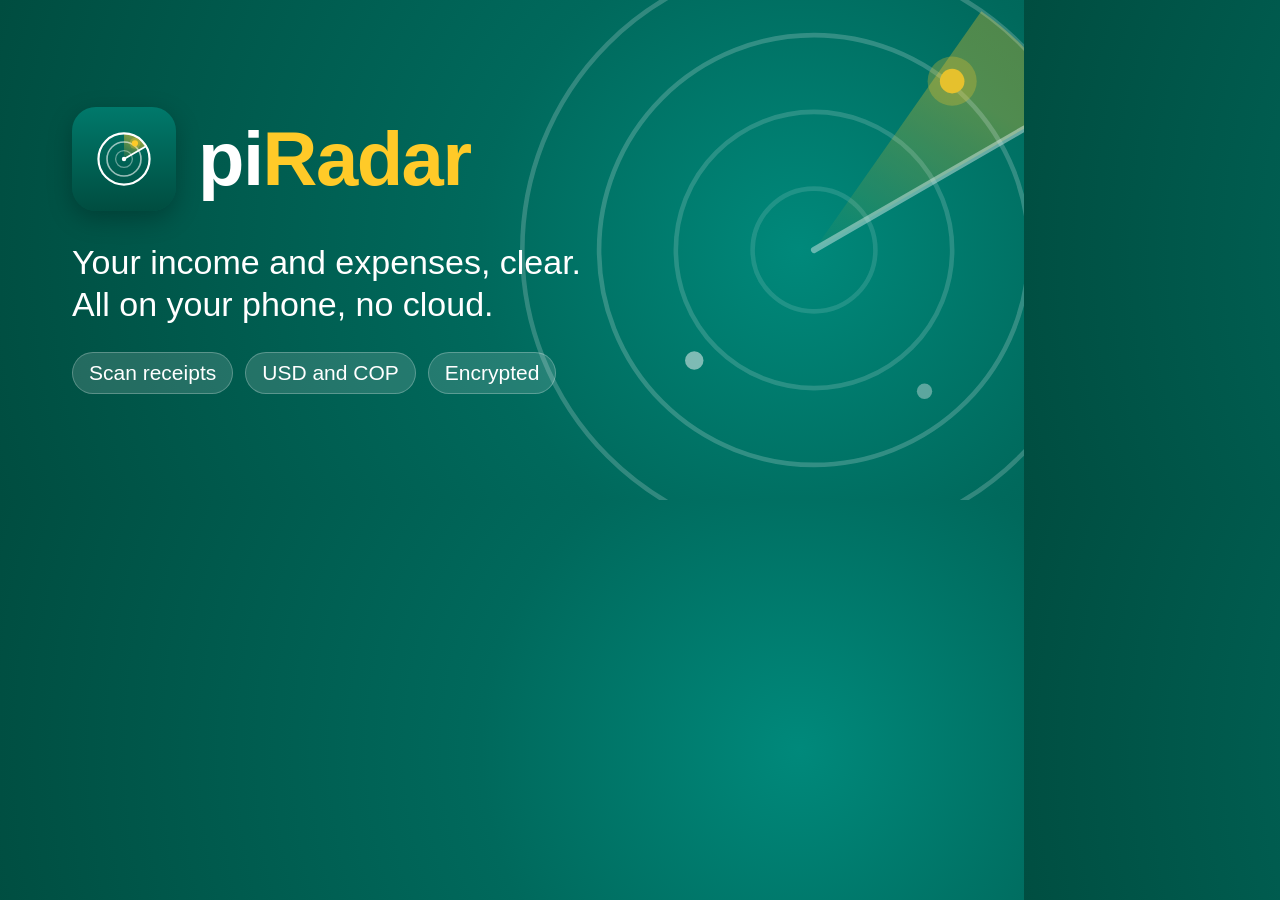
<file: store/google-play/graphics/feature-graphic-en.html>
<!doctype html>
<!-- Imagen destacada de Google Play (1024×500). Se renderiza con tools/store-graphics.sh. -->
<html lang="en"><head><meta charset="utf-8">
<style>
  html, body { margin: 0; width: 1024px; height: 500px; overflow: hidden; }
  body {
    font-family: -apple-system, "SF Pro Display", "Helvetica Neue", Roboto, sans-serif;
    background: radial-gradient(circle at 78% 50%, #00897B 0%, #00695C 38%, #004D40 100%);
    color: #fff; position: relative;
  }
  .rings { position: absolute; right: -140px; top: -100px; opacity: .9; }
  .text { position: absolute; left: 72px; top: 0; bottom: 0; display: flex; flex-direction: column; justify-content: center; width: 560px; }
  .brand { display: flex; align-items: center; gap: 22px; }
  .brand svg { width: 104px; height: 104px; border-radius: 24px; box-shadow: 0 8px 24px rgba(0,0,0,.25); }
  h1 { font-size: 76px; font-weight: 700; letter-spacing: -1.5px; margin: 0; }
  h1 span { color: #FFCA28; }
  p { font-size: 34px; line-height: 1.25; margin: 30px 0 0; font-weight: 500; }
  .tags { margin-top: 26px; display: flex; gap: 12px; }
  .tags div { font-size: 21px; padding: 8px 16px; border-radius: 999px; background: rgba(255,255,255,.14); border: 1px solid rgba(255,255,255,.25); }
</style></head>
<body>
  <svg class="rings" width="700" height="700" viewBox="0 0 456 456">
    <defs>
      <linearGradient id="sweep" x1="228" y1="228" x2="300" y2="110" gradientUnits="userSpaceOnUse">
        <stop offset="0" stop-color="#FFCA28" stop-opacity="0.02"/>
        <stop offset="1" stop-color="#FFCA28" stop-opacity="0.35"/>
      </linearGradient>
    </defs>
    <path d="M228 228 L337 72.4 A190 190 0 0 1 392.5 133 Z" fill="url(#sweep)"/>
    <circle cx="228" cy="228" r="190" fill="none" stroke="#fff" stroke-opacity=".22" stroke-width="3"/>
    <circle cx="228" cy="228" r="140" fill="none" stroke="#fff" stroke-opacity=".22" stroke-width="3"/>
    <circle cx="228" cy="228" r="90" fill="none" stroke="#fff" stroke-opacity=".18" stroke-width="3"/>
    <circle cx="228" cy="228" r="40" fill="none" stroke="#fff" stroke-opacity=".14" stroke-width="3"/>
    <line x1="228" y1="228" x2="392.5" y2="133" stroke="#fff" stroke-opacity=".45" stroke-width="4" stroke-linecap="round"/>
    <circle cx="318" cy="118" r="16" fill="#FFCA28" fill-opacity=".3"/>
    <circle cx="318" cy="118" r="8" fill="#FFCA28"/>
    <circle cx="150" cy="300" r="6" fill="#fff" fill-opacity=".55"/>
    <circle cx="300" cy="320" r="5" fill="#fff" fill-opacity=".4"/>
  </svg>
  <div class="text">
    <div class="brand">
      <svg viewBox="0 0 456 456">
        <defs>
          <linearGradient id="bg" x1="0" y1="0" x2="0" y2="1"><stop offset="0" stop-color="#00796B"/><stop offset="1" stop-color="#004D40"/></linearGradient>
          <linearGradient id="sw" x1="228" y1="228" x2="300" y2="110" gradientUnits="userSpaceOnUse"><stop offset="0" stop-color="#FFCA28" stop-opacity="0.05"/><stop offset="1" stop-color="#FFCA28" stop-opacity="0.55"/></linearGradient>
        </defs>
        <rect width="456" height="456" fill="url(#bg)"/>
        <g transform="translate(228 228) scale(0.8) translate(-228 -228)">
          <path d="M228 228 L228 88 A140 140 0 0 1 349.24 158 Z" fill="url(#sw)"/>
          <circle cx="228" cy="228" r="140" fill="none" stroke="#FFFFFF" stroke-width="12"/>
          <circle cx="228" cy="228" r="93" fill="none" stroke="#FFFFFF" stroke-opacity="0.6" stroke-width="9"/>
          <circle cx="228" cy="228" r="46" fill="none" stroke="#FFFFFF" stroke-opacity="0.4" stroke-width="7"/>
          <line x1="228" y1="228" x2="349.24" y2="158" stroke="#FFFFFF" stroke-width="10" stroke-linecap="round"/>
          <circle cx="288" cy="142" r="30" fill="#FFCA28" fill-opacity="0.3"/>
          <circle cx="288" cy="142" r="17" fill="#FFCA28"/>
          <circle cx="228" cy="228" r="12" fill="#FFFFFF"/>
        </g>
      </svg>
      <h1>pi<span>Radar</span></h1>
    </div>
    <p>Your income and expenses, clear.<br>All on your phone, no cloud.</p>
    <div class="tags"><div>Scan receipts</div><div>USD and COP</div><div>Encrypted</div></div>
  </div>
</body></html>
</file>
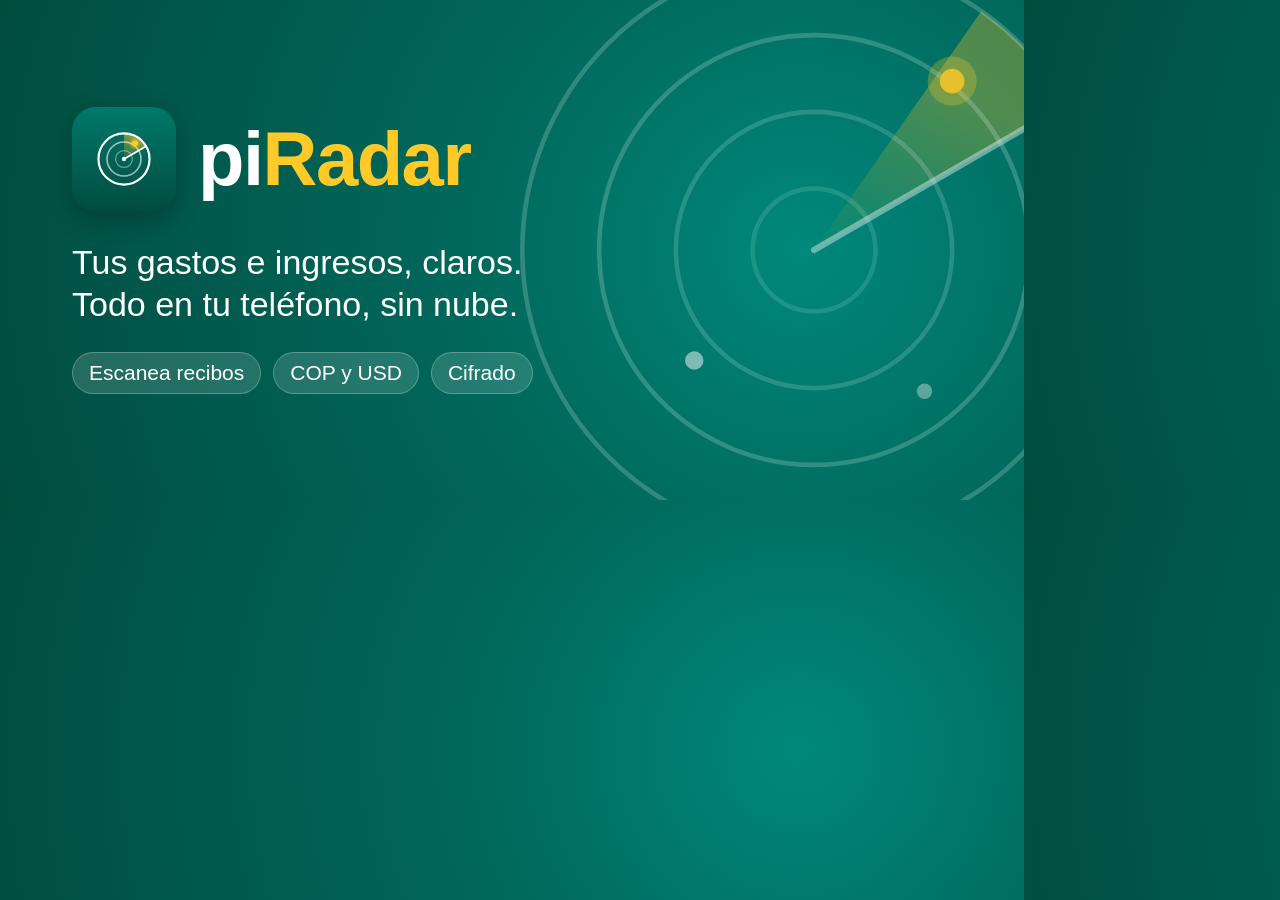
<file: store/google-play/graphics/feature-graphic.html>
<!doctype html>
<!-- Imagen destacada de Google Play (1024×500). Se renderiza con tools/store-graphics.sh. -->
<html lang="es"><head><meta charset="utf-8">
<style>
  html, body { margin: 0; width: 1024px; height: 500px; overflow: hidden; }
  body {
    font-family: -apple-system, "SF Pro Display", "Helvetica Neue", Roboto, sans-serif;
    background: radial-gradient(circle at 78% 50%, #00897B 0%, #00695C 38%, #004D40 100%);
    color: #fff; position: relative;
  }
  .rings { position: absolute; right: -140px; top: -100px; opacity: .9; }
  .text { position: absolute; left: 72px; top: 0; bottom: 0; display: flex; flex-direction: column; justify-content: center; width: 560px; }
  .brand { display: flex; align-items: center; gap: 22px; }
  .brand svg { width: 104px; height: 104px; border-radius: 24px; box-shadow: 0 8px 24px rgba(0,0,0,.25); }
  h1 { font-size: 76px; font-weight: 700; letter-spacing: -1.5px; margin: 0; }
  h1 span { color: #FFCA28; }
  p { font-size: 34px; line-height: 1.25; margin: 30px 0 0; font-weight: 500; }
  .tags { margin-top: 26px; display: flex; gap: 12px; }
  .tags div { font-size: 21px; padding: 8px 16px; border-radius: 999px; background: rgba(255,255,255,.14); border: 1px solid rgba(255,255,255,.25); }
</style></head>
<body>
  <svg class="rings" width="700" height="700" viewBox="0 0 456 456">
    <defs>
      <linearGradient id="sweep" x1="228" y1="228" x2="300" y2="110" gradientUnits="userSpaceOnUse">
        <stop offset="0" stop-color="#FFCA28" stop-opacity="0.02"/>
        <stop offset="1" stop-color="#FFCA28" stop-opacity="0.35"/>
      </linearGradient>
    </defs>
    <path d="M228 228 L337 72.4 A190 190 0 0 1 392.5 133 Z" fill="url(#sweep)"/>
    <circle cx="228" cy="228" r="190" fill="none" stroke="#fff" stroke-opacity=".22" stroke-width="3"/>
    <circle cx="228" cy="228" r="140" fill="none" stroke="#fff" stroke-opacity=".22" stroke-width="3"/>
    <circle cx="228" cy="228" r="90" fill="none" stroke="#fff" stroke-opacity=".18" stroke-width="3"/>
    <circle cx="228" cy="228" r="40" fill="none" stroke="#fff" stroke-opacity=".14" stroke-width="3"/>
    <line x1="228" y1="228" x2="392.5" y2="133" stroke="#fff" stroke-opacity=".45" stroke-width="4" stroke-linecap="round"/>
    <circle cx="318" cy="118" r="16" fill="#FFCA28" fill-opacity=".3"/>
    <circle cx="318" cy="118" r="8" fill="#FFCA28"/>
    <circle cx="150" cy="300" r="6" fill="#fff" fill-opacity=".55"/>
    <circle cx="300" cy="320" r="5" fill="#fff" fill-opacity=".4"/>
  </svg>
  <div class="text">
    <div class="brand">
      <svg viewBox="0 0 456 456">
        <defs>
          <linearGradient id="bg" x1="0" y1="0" x2="0" y2="1"><stop offset="0" stop-color="#00796B"/><stop offset="1" stop-color="#004D40"/></linearGradient>
          <linearGradient id="sw" x1="228" y1="228" x2="300" y2="110" gradientUnits="userSpaceOnUse"><stop offset="0" stop-color="#FFCA28" stop-opacity="0.05"/><stop offset="1" stop-color="#FFCA28" stop-opacity="0.55"/></linearGradient>
        </defs>
        <rect width="456" height="456" fill="url(#bg)"/>
        <g transform="translate(228 228) scale(0.8) translate(-228 -228)">
          <path d="M228 228 L228 88 A140 140 0 0 1 349.24 158 Z" fill="url(#sw)"/>
          <circle cx="228" cy="228" r="140" fill="none" stroke="#FFFFFF" stroke-width="12"/>
          <circle cx="228" cy="228" r="93" fill="none" stroke="#FFFFFF" stroke-opacity="0.6" stroke-width="9"/>
          <circle cx="228" cy="228" r="46" fill="none" stroke="#FFFFFF" stroke-opacity="0.4" stroke-width="7"/>
          <line x1="228" y1="228" x2="349.24" y2="158" stroke="#FFFFFF" stroke-width="10" stroke-linecap="round"/>
          <circle cx="288" cy="142" r="30" fill="#FFCA28" fill-opacity="0.3"/>
          <circle cx="288" cy="142" r="17" fill="#FFCA28"/>
          <circle cx="228" cy="228" r="12" fill="#FFFFFF"/>
        </g>
      </svg>
      <h1>pi<span>Radar</span></h1>
    </div>
    <p>Tus gastos e ingresos, claros.<br>Todo en tu teléfono, sin nube.</p>
    <div class="tags"><div>Escanea recibos</div><div>COP y USD</div><div>Cifrado</div></div>
  </div>
</body></html>
</file>
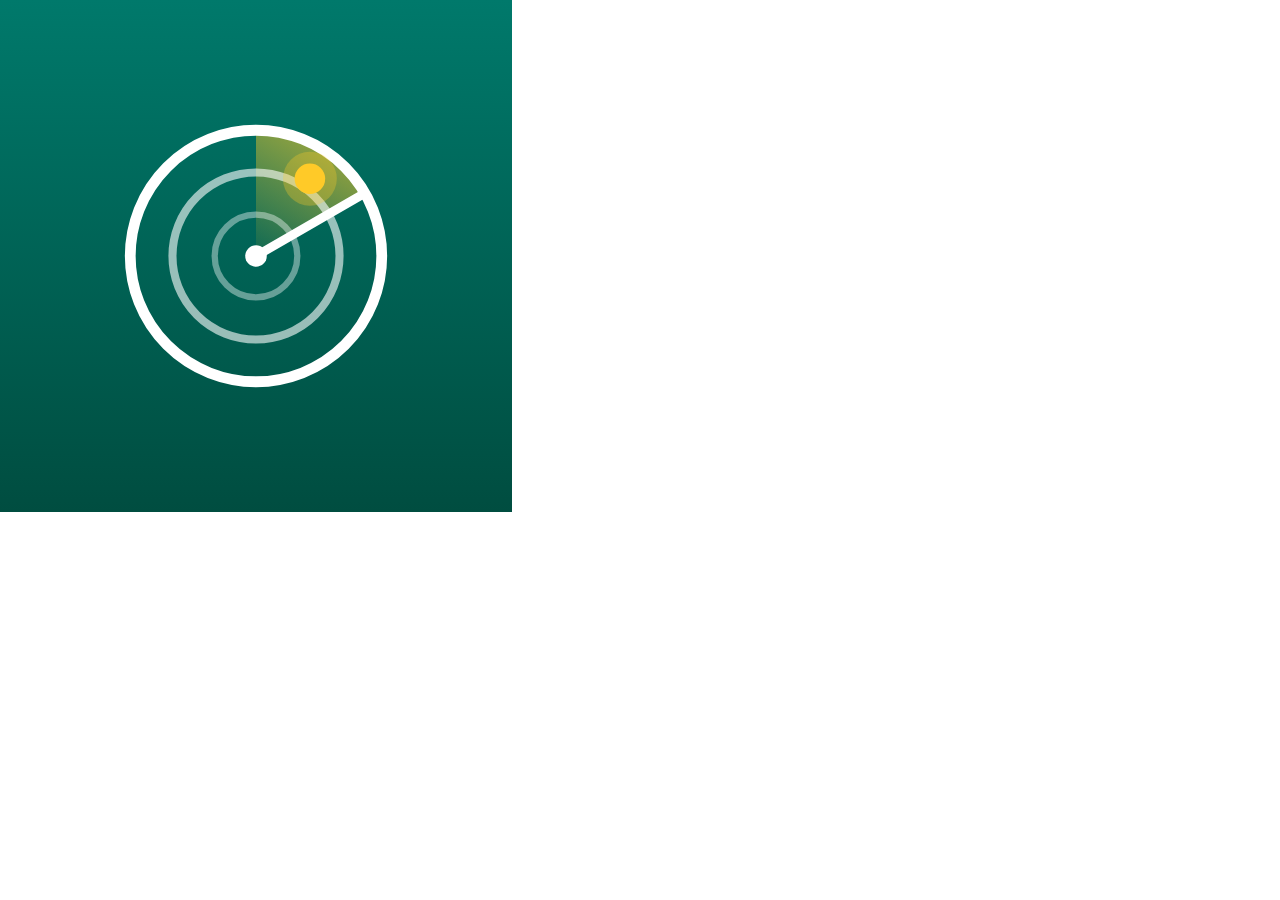
<file: store/google-play/graphics/icon.html>
<!doctype html>
<!-- Ícono de Google Play (512×512, cuadrado; Play aplica la máscara redondeada). Se renderiza con tools/store-graphics.sh. -->
<html><head><meta charset="utf-8"><style>html,body{margin:0;width:512px;height:512px;overflow:hidden}svg{display:block}</style></head>
<body>
<svg width="512" height="512" viewBox="0 0 456 456">
  <defs>
    <linearGradient id="bg" x1="0" y1="0" x2="0" y2="1"><stop offset="0" stop-color="#00796B"/><stop offset="1" stop-color="#004D40"/></linearGradient>
    <linearGradient id="sw" x1="228" y1="228" x2="300" y2="110" gradientUnits="userSpaceOnUse"><stop offset="0" stop-color="#FFCA28" stop-opacity="0.05"/><stop offset="1" stop-color="#FFCA28" stop-opacity="0.55"/></linearGradient>
  </defs>
  <rect width="456" height="456" fill="url(#bg)"/>
  <g transform="translate(228 228) scale(0.8) translate(-228 -228)">
    <path d="M228 228 L228 88 A140 140 0 0 1 349.24 158 Z" fill="url(#sw)"/>
    <circle cx="228" cy="228" r="140" fill="none" stroke="#FFFFFF" stroke-width="12"/>
    <circle cx="228" cy="228" r="93" fill="none" stroke="#FFFFFF" stroke-opacity="0.6" stroke-width="9"/>
    <circle cx="228" cy="228" r="46" fill="none" stroke="#FFFFFF" stroke-opacity="0.4" stroke-width="7"/>
    <line x1="228" y1="228" x2="349.24" y2="158" stroke="#FFFFFF" stroke-width="10" stroke-linecap="round"/>
    <circle cx="288" cy="142" r="30" fill="#FFCA28" fill-opacity="0.3"/>
    <circle cx="288" cy="142" r="17" fill="#FFCA28"/>
    <circle cx="228" cy="228" r="12" fill="#FFFFFF"/>
  </g>
</svg>
</body></html>
</file>
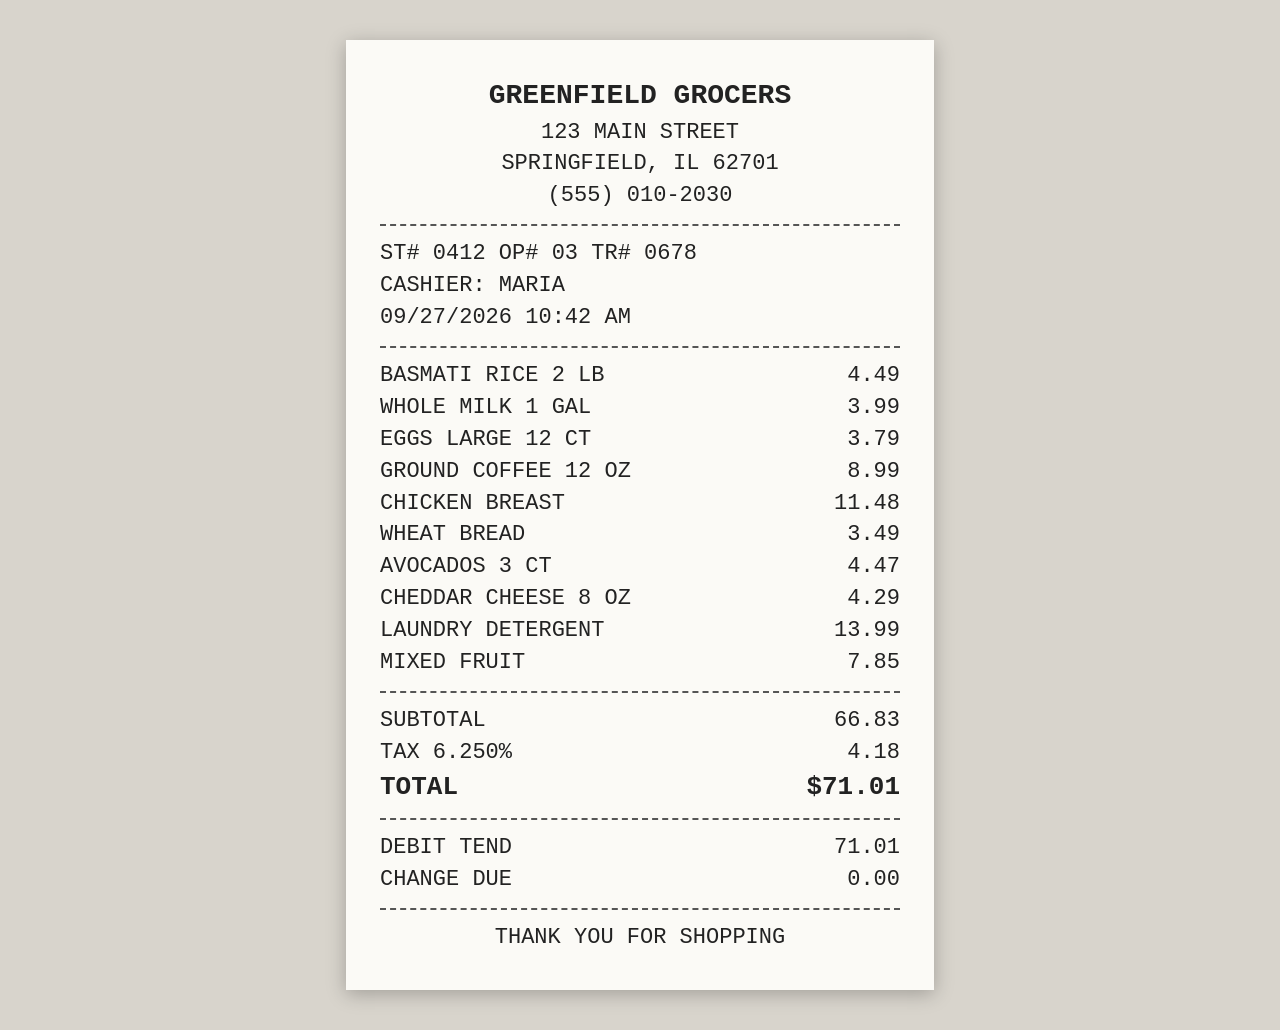
<file: store/google-play/graphics/receipt-demo-us.html>
<!doctype html><html><head><meta charset="utf-8"><style>
html,body{margin:0;background:#d8d4cc}
.r{width:520px;margin:40px auto;background:#fbfaf6;padding:36px 34px;font:22px/1.45 "Courier New",monospace;color:#222;box-shadow:0 4px 18px rgba(0,0,0,.25)}
.c{text-align:center}.b{font-weight:bold}.row{display:flex;justify-content:space-between}hr{border:0;border-top:2px dashed #555;margin:12px 0}
</style></head><body><div class="r">
<div class="c b" style="font-size:28px">GREENFIELD GROCERS</div>
<div class="c">123 MAIN STREET</div>
<div class="c">SPRINGFIELD, IL 62701</div>
<div class="c">(555) 010-2030</div>
<hr>
<div>ST# 0412  OP# 03  TR# 0678</div>
<div>CASHIER: MARIA</div>
<div>09/27/2026  10:42 AM</div>
<hr>
<div class="row"><span>BASMATI RICE 2 LB</span><span>4.49</span></div>
<div class="row"><span>WHOLE MILK 1 GAL</span><span>3.99</span></div>
<div class="row"><span>EGGS LARGE 12 CT</span><span>3.79</span></div>
<div class="row"><span>GROUND COFFEE 12 OZ</span><span>8.99</span></div>
<div class="row"><span>CHICKEN BREAST</span><span>11.48</span></div>
<div class="row"><span>WHEAT BREAD</span><span>3.49</span></div>
<div class="row"><span>AVOCADOS 3 CT</span><span>4.47</span></div>
<div class="row"><span>CHEDDAR CHEESE 8 OZ</span><span>4.29</span></div>
<div class="row"><span>LAUNDRY DETERGENT</span><span>13.99</span></div>
<div class="row"><span>MIXED FRUIT</span><span>7.85</span></div>
<hr>
<div class="row"><span>SUBTOTAL</span><span>66.83</span></div>
<div class="row"><span>TAX 6.250%</span><span>4.18</span></div>
<div class="row b" style="font-size:26px"><span>TOTAL</span><span>$71.01</span></div>
<hr>
<div class="row"><span>DEBIT TEND</span><span>71.01</span></div>
<div class="row"><span>CHANGE DUE</span><span>0.00</span></div>
<hr>
<div class="c">THANK YOU FOR SHOPPING</div>
</div></body></html>
</file>
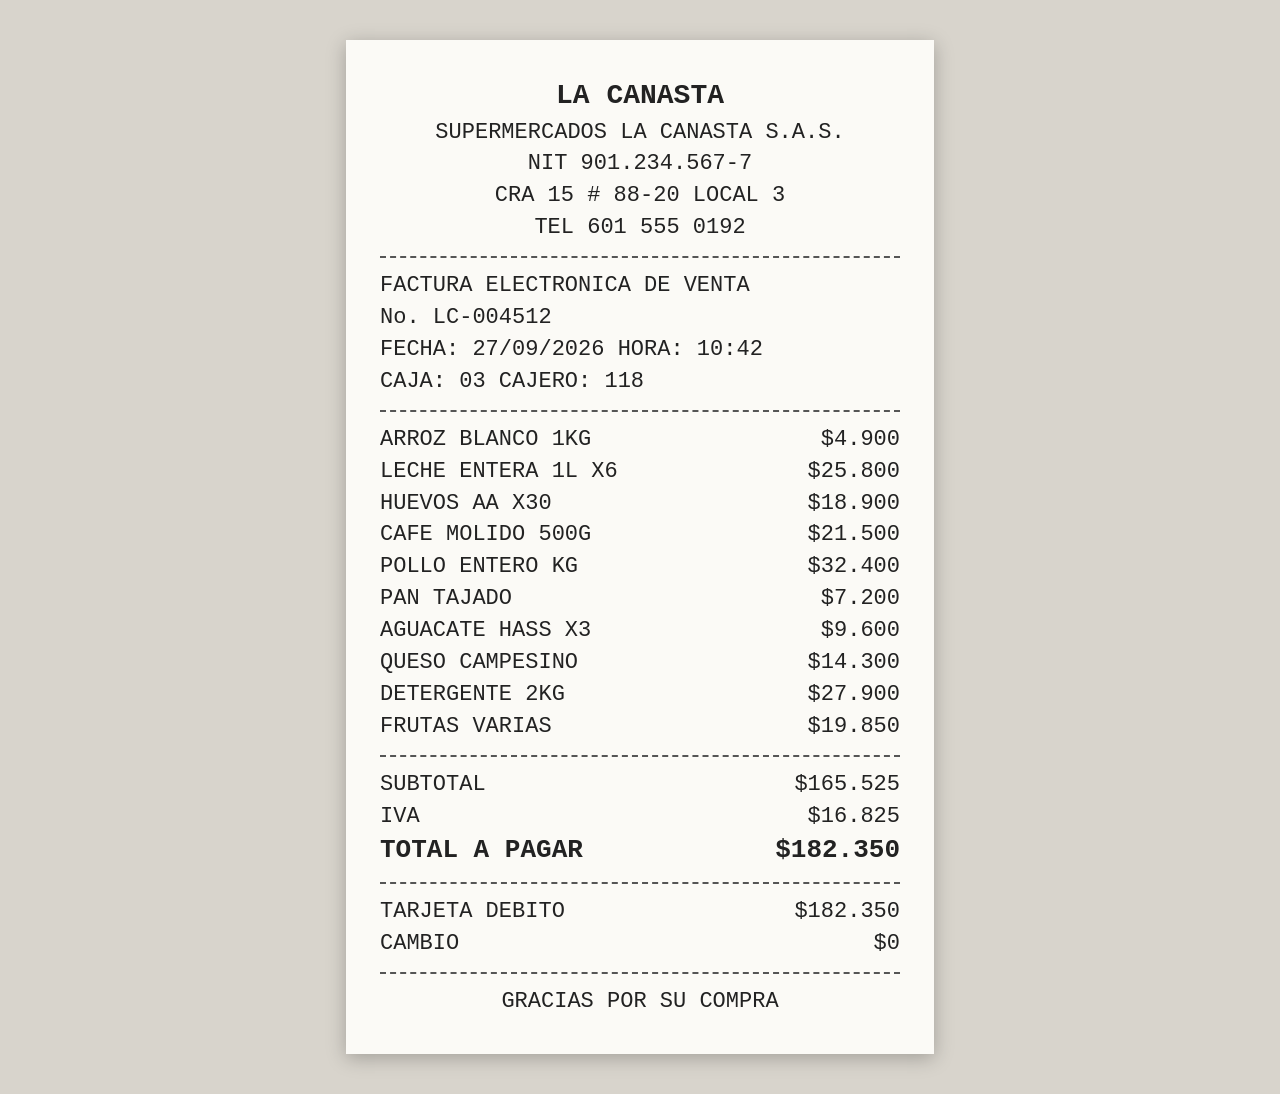
<file: store/google-play/graphics/receipt-demo.html>
<!doctype html><html><head><meta charset="utf-8"><style>
html,body{margin:0;background:#d8d4cc}
.r{width:520px;margin:40px auto;background:#fbfaf6;padding:36px 34px;font:22px/1.45 "Courier New",monospace;color:#222;box-shadow:0 4px 18px rgba(0,0,0,.25)}
.c{text-align:center}.b{font-weight:bold}.row{display:flex;justify-content:space-between}hr{border:0;border-top:2px dashed #555;margin:12px 0}
</style></head><body><div class="r">
<div class="c b" style="font-size:28px">LA CANASTA</div>
<div class="c">SUPERMERCADOS LA CANASTA S.A.S.</div>
<div class="c">NIT 901.234.567-7</div>
<div class="c">CRA 15 # 88-20 LOCAL 3</div>
<div class="c">TEL 601 555 0192</div>
<hr>
<div>FACTURA ELECTRONICA DE VENTA</div>
<div>No. LC-004512</div>
<div>FECHA: 27/09/2026 HORA: 10:42</div>
<div>CAJA: 03 CAJERO: 118</div>
<hr>
<div class="row"><span>ARROZ BLANCO 1KG</span><span>$4.900</span></div>
<div class="row"><span>LECHE ENTERA 1L X6</span><span>$25.800</span></div>
<div class="row"><span>HUEVOS AA X30</span><span>$18.900</span></div>
<div class="row"><span>CAFE MOLIDO 500G</span><span>$21.500</span></div>
<div class="row"><span>POLLO ENTERO KG</span><span>$32.400</span></div>
<div class="row"><span>PAN TAJADO</span><span>$7.200</span></div>
<div class="row"><span>AGUACATE HASS X3</span><span>$9.600</span></div>
<div class="row"><span>QUESO CAMPESINO</span><span>$14.300</span></div>
<div class="row"><span>DETERGENTE 2KG</span><span>$27.900</span></div>
<div class="row"><span>FRUTAS VARIAS</span><span>$19.850</span></div>
<hr>
<div class="row"><span>SUBTOTAL</span><span>$165.525</span></div>
<div class="row"><span>IVA</span><span>$16.825</span></div>
<div class="row b" style="font-size:26px"><span>TOTAL A PAGAR</span><span>$182.350</span></div>
<hr>
<div class="row"><span>TARJETA DEBITO</span><span>$182.350</span></div>
<div class="row"><span>CAMBIO</span><span>$0</span></div>
<hr>
<div class="c">GRACIAS POR SU COMPRA</div>
</div></body></html>
</file>
